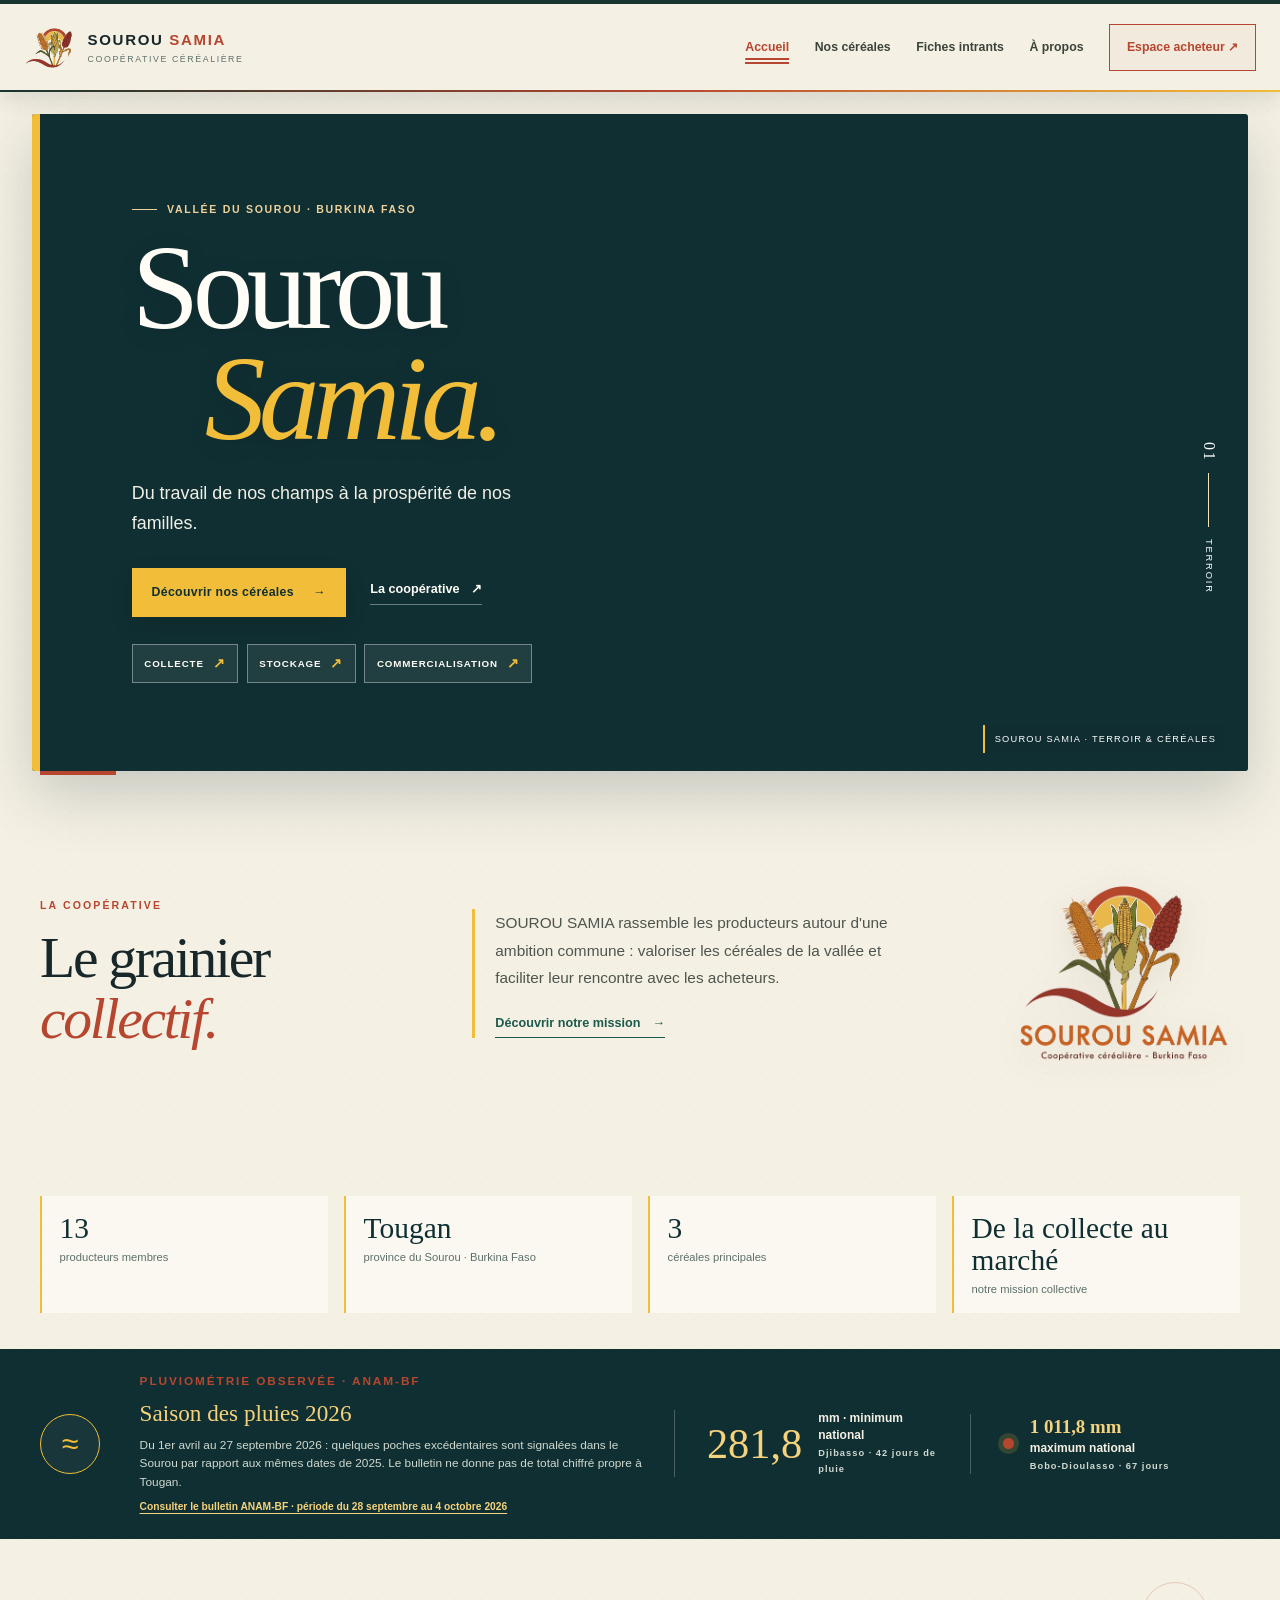
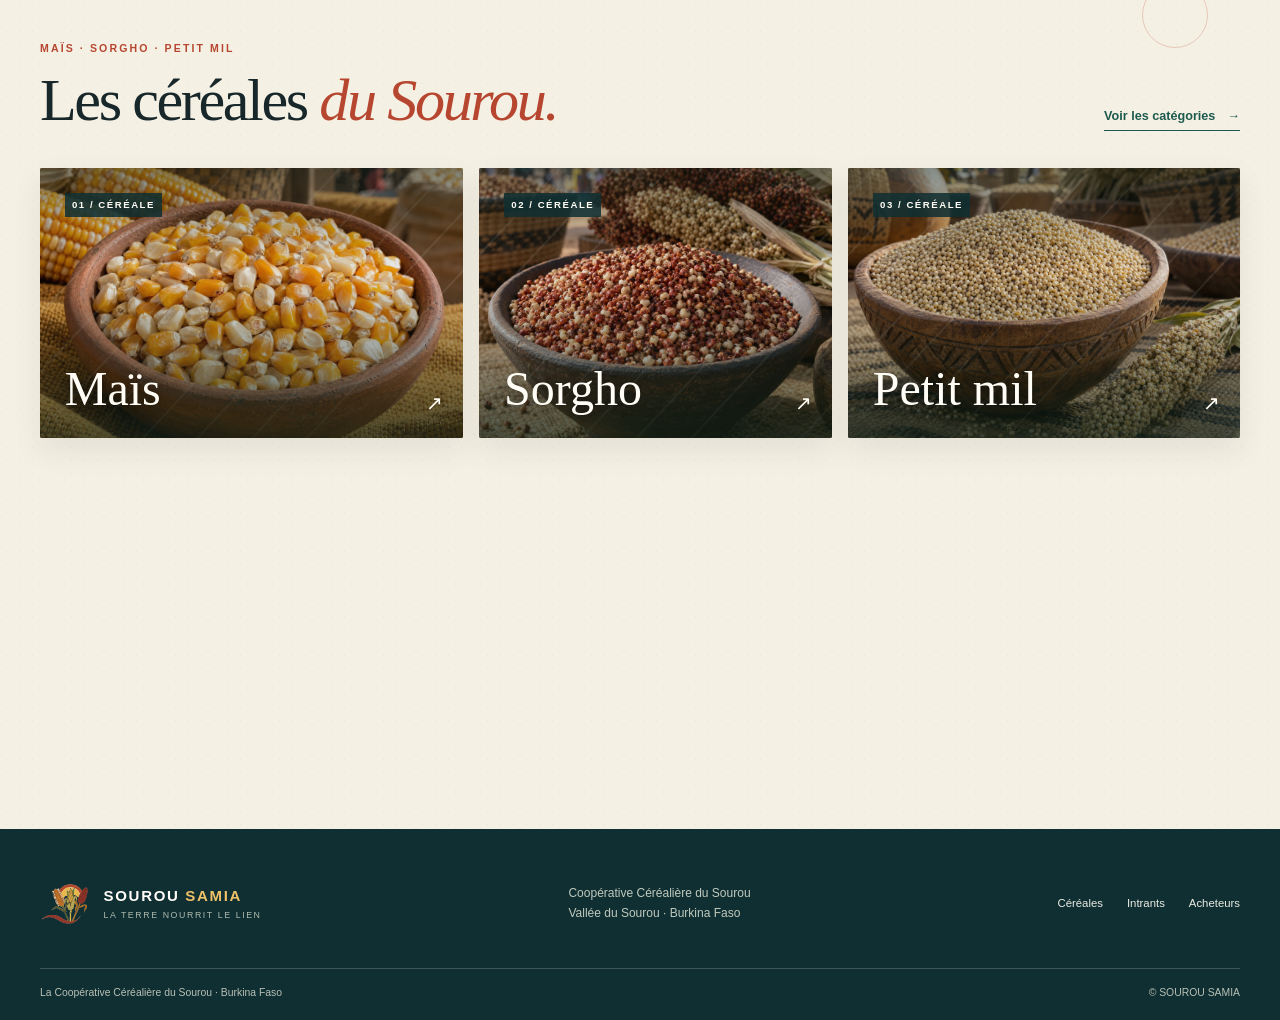
<file: index.html>
<!doctype html>
<html lang="fr">
<head>
  <meta charset="utf-8">
  <meta name="viewport" content="width=device-width, initial-scale=1">
  <meta name="theme-color" content="#4A5D23">
  <meta name="description" content="SOUROU SAMIA — Coopérative Céréalière du Sourou, Burkina Faso. Maïs, Sorgho, Petit Mil : quantités disponibles et prix au kg.">
  <title>SOUROU SAMIA — Du travail de nos champs à la prospérité de nos familles</title>
  <link rel="icon" href="assets/sourou-samia-embleme.png" type="image/png">
  <link rel="stylesheet" href="css/styles.css">
</head>
<body>
  <a class="skip-link" href="#contenu">Aller au contenu</a>

  <header class="site-header">
    <a class="brand" href="index.html" aria-label="SOUROU SAMIA, accueil">
      <img src="assets/sourou-samia-embleme.png" alt="" width="50" height="50">
      <span><strong>SOUROU <em>SAMIA</em></strong><small>COOPÉRATIVE CÉRÉALIÈRE</small></span>
    </a>

    <button class="menu-toggle" aria-label="Ouvrir ou fermer le menu" aria-expanded="false">☰</button>

    <nav id="navigation-principale" class="main-nav" aria-label="Navigation principale">
      <a href="index.html" aria-current="page">Accueil</a>
      <a href="produits.html">Nos céréales</a>
      <a href="intrants.html">Fiches intrants</a>
      <a href="apropos.html">À propos</a>
      <a class="nav-cta" href="acheteurs.html">
        Espace acheteur
        <span class="cart-badge" data-cart-count hidden>0</span>
        <span aria-hidden="true">↗</span>
      </a>
    </nav>
  </header>

  <main id="contenu">
    <section class="hero hero-home" aria-labelledby="titre-accueil">
      <div class="hero-photo" aria-hidden="true">
	    <img class="hero-slide" src="assets/femme.png" alt="">
        <img class="hero-slide" src="assets/sourou-valley.jpg" alt="">
        <img class="hero-slide" src="assets/maize-photo.webp" alt="">
        <span class="photo-credit">SOUROU SAMIA · TERROIR & CÉRÉALES</span>
      </div>
      <div class="hero-copy">
        <p class="eyebrow"><span class="eyebrow-rule"></span> VALLÉE DU SOUROU · BURKINA FASO</p>
        <h1 id="titre-accueil">Sourou<br> <span>Samia.</span></h1>
        <p class="hero-lede">Du travail de nos champs à la prospérité de nos familles.</p>
        <div class="hero-actions">
          <a class="button button-light" href="produits.html">Découvrir nos céréales <span aria-hidden="true">→</span></a>
          <a class="text-link text-link-light" href="apropos.html">La coopérative <span aria-hidden="true">↗</span></a>
        </div>
        <ul class="hero-pillars" aria-label="Accès aux activités de la coopérative">
          <li><a href="apropos.html">Collecte <span aria-hidden="true">↗</span></a></li>
          <li><a href="produits.html">Stockage <span aria-hidden="true">↗</span></a></li>
          <li><a href="acheteurs.html#rendez-vous">Commercialisation <span aria-hidden="true">↗</span></a></li>
        </ul>
      </div>
      <div class="hero-index" aria-hidden="true"><span>01</span><i></i><span>TERROIR</span></div>
    </section>

    <section class="intro-band content-wrap" aria-label="Présentation de la coopérative" data-reveal>
      <div class="intro-heading">
        <p class="eyebrow">LA COOPÉRATIVE</p>
        <h2>Le grainier<br><span>collectif.</span></h2>
      </div>
      <div class="intro-copy">
        <p>SOUROU SAMIA rassemble les producteurs autour d'une ambition commune : valoriser les céréales de la vallée et faciliter leur rencontre avec les acheteurs.</p>
        <a class="text-link" href="apropos.html">Découvrir notre mission <span aria-hidden="true">→</span></a>
      </div>
      <div class="brand-seal">
        <img src="assets/sourou-samia-logo.png" alt="Logo de SOUROU SAMIA : épis de céréales au-dessus du nom de la coopérative et du Burkina Faso." loading="lazy">
      </div>
    </section>

    <section class="coop-facts content-wrap" aria-label="Repères sur la coopérative" data-reveal>
      <article><strong>13</strong><span>producteurs membres</span></article>
      <article><strong>Tougan</strong><span>province du Sourou · Burkina Faso</span></article>
      <article><strong>3</strong><span>céréales principales</span></article>
      <article><strong>De la collecte au marché</strong><span>notre mission collective</span></article>
    </section>

    <section class="weather-wrap" aria-labelledby="meteo-titre">
      <div class="weather-card content-wrap">
        <div class="weather-mark" aria-hidden="true">≈</div>
        <div class="weather-copy">
          <p class="eyebrow">PLUVIOMÉTRIE OBSERVÉE · ANAM-BF</p>
          <h2 id="meteo-titre">Saison des pluies 2026</h2>
          <p>Du 1er avril au 27 septembre 2026 : quelques poches excédentaires sont signalées dans le Sourou par rapport aux mêmes dates de 2025. Le bulletin ne donne pas de total chiffré propre à Tougan.</p>
          <a class="weather-source" href="https://meteoburkina.bf/documents/956/Bulletin_synth%C3%A9tique_28_09_2026.pdf" target="_blank" rel="noopener noreferrer">Consulter le bulletin ANAM-BF · période du 28 septembre au 4 octobre 2026</a>
        </div>
        <div class="weather-reading">
          <strong>281,8</strong>
          <span>mm · minimum national<br><small>Djibasso · 42 jours de pluie</small></span>
        </div>
        <div class="weather-season">
          <span class="season-dot" aria-hidden="true"></span>
          <span><strong>1 011,8 mm</strong><br>maximum national<br><small>Bobo-Dioulasso · 67 jours</small></span>
        </div>
      </div>
    </section>

    <section class="products-preview content-wrap" aria-labelledby="produits-titre" data-reveal>
      <div class="section-heading">
        <div>
          <p class="eyebrow">MAÏS · SORGHO · PETIT MIL</p>
          <h2 id="produits-titre">Les céréales <span>du Sourou.</span></h2>
        </div>
        <a class="text-link desktop-link" href="produits.html">Voir les catégories <span aria-hidden="true">→</span></a>
      </div>
      <div class="category-ribbon">
        <a class="category-tile tile-maize" href="produits.html#mais">
          <img class="category-photo" src="assets/maize-photo.webp" alt="" aria-hidden="true" loading="lazy">
          <span class="category-number">01 / CÉRÉALE</span>
          <span class="category-title">Maïs</span>
          <span class="category-arrow" aria-hidden="true">↗</span>
        </a>
        <a class="category-tile tile-sorghum" href="produits.html#sorgho">
          <img class="category-photo" src="assets/sorghum-photo.webp" alt="" aria-hidden="true" loading="lazy">
          <span class="category-number">02 / CÉRÉALE</span>
          <span class="category-title">Sorgho</span>
          <span class="category-arrow" aria-hidden="true">↗</span>
        </a>
        <a class="category-tile tile-millet" href="produits.html#petit-mil">
          <img class="category-photo" src="assets/millet-photo.webp" alt="" aria-hidden="true" loading="lazy">
          <span class="category-number">03 / CÉRÉALE</span>
          <span class="category-title">Petit mil</span>
          <span class="category-arrow" aria-hidden="true">↗</span>
        </a>
      </div>
      <a class="text-link mobile-link" href="produits.html">Voir les catégories <span aria-hidden="true">→</span></a>
    </section>

    <section class="harvest-callout content-wrap" data-reveal>
      <div class="harvest-icon" aria-hidden="true"><span>✳</span></div>
      <div>
        <p class="eyebrow">ACHETEURS · COOPÉRATIVE</p>
        <h2>La rencontre<br>commence au champ.</h2>
      </div>
      <p>Découvrez les céréales, leurs prix et préparez une visite pour échanger avec la coopérative.</p>
      <a class="button button-green" href="acheteurs.html#rendez-vous">Préparer une visite <span aria-hidden="true">→</span></a>
    </section>
  </main>

  <footer class="site-footer">
    <div class="footer-main">
      <a class="brand brand-footer" href="index.html">
        <img src="assets/sourou-samia-embleme.png" alt="" width="42" height="42">
        <span><strong>SOUROU <em>SAMIA</em></strong><small>LA TERRE NOURRIT LE LIEN</small></span>
      </a>
      <p>Coopérative Céréalière du Sourou<br>Vallée du Sourou · Burkina Faso</p>
      <nav aria-label="Navigation de pied de page">
        <a href="produits.html">Céréales</a>
        <a href="intrants.html">Intrants</a>
        <a href="acheteurs.html">Acheteurs</a>
      </nav>
    </div>
    <div class="footer-bottom">
      <span>La Coopérative Céréalière du Sourou · Burkina Faso</span>
      <span>© SOUROU SAMIA</span>
    </div>
  </footer>

  <script src="js/app.js" defer></script>
</body>
</html>
</file>
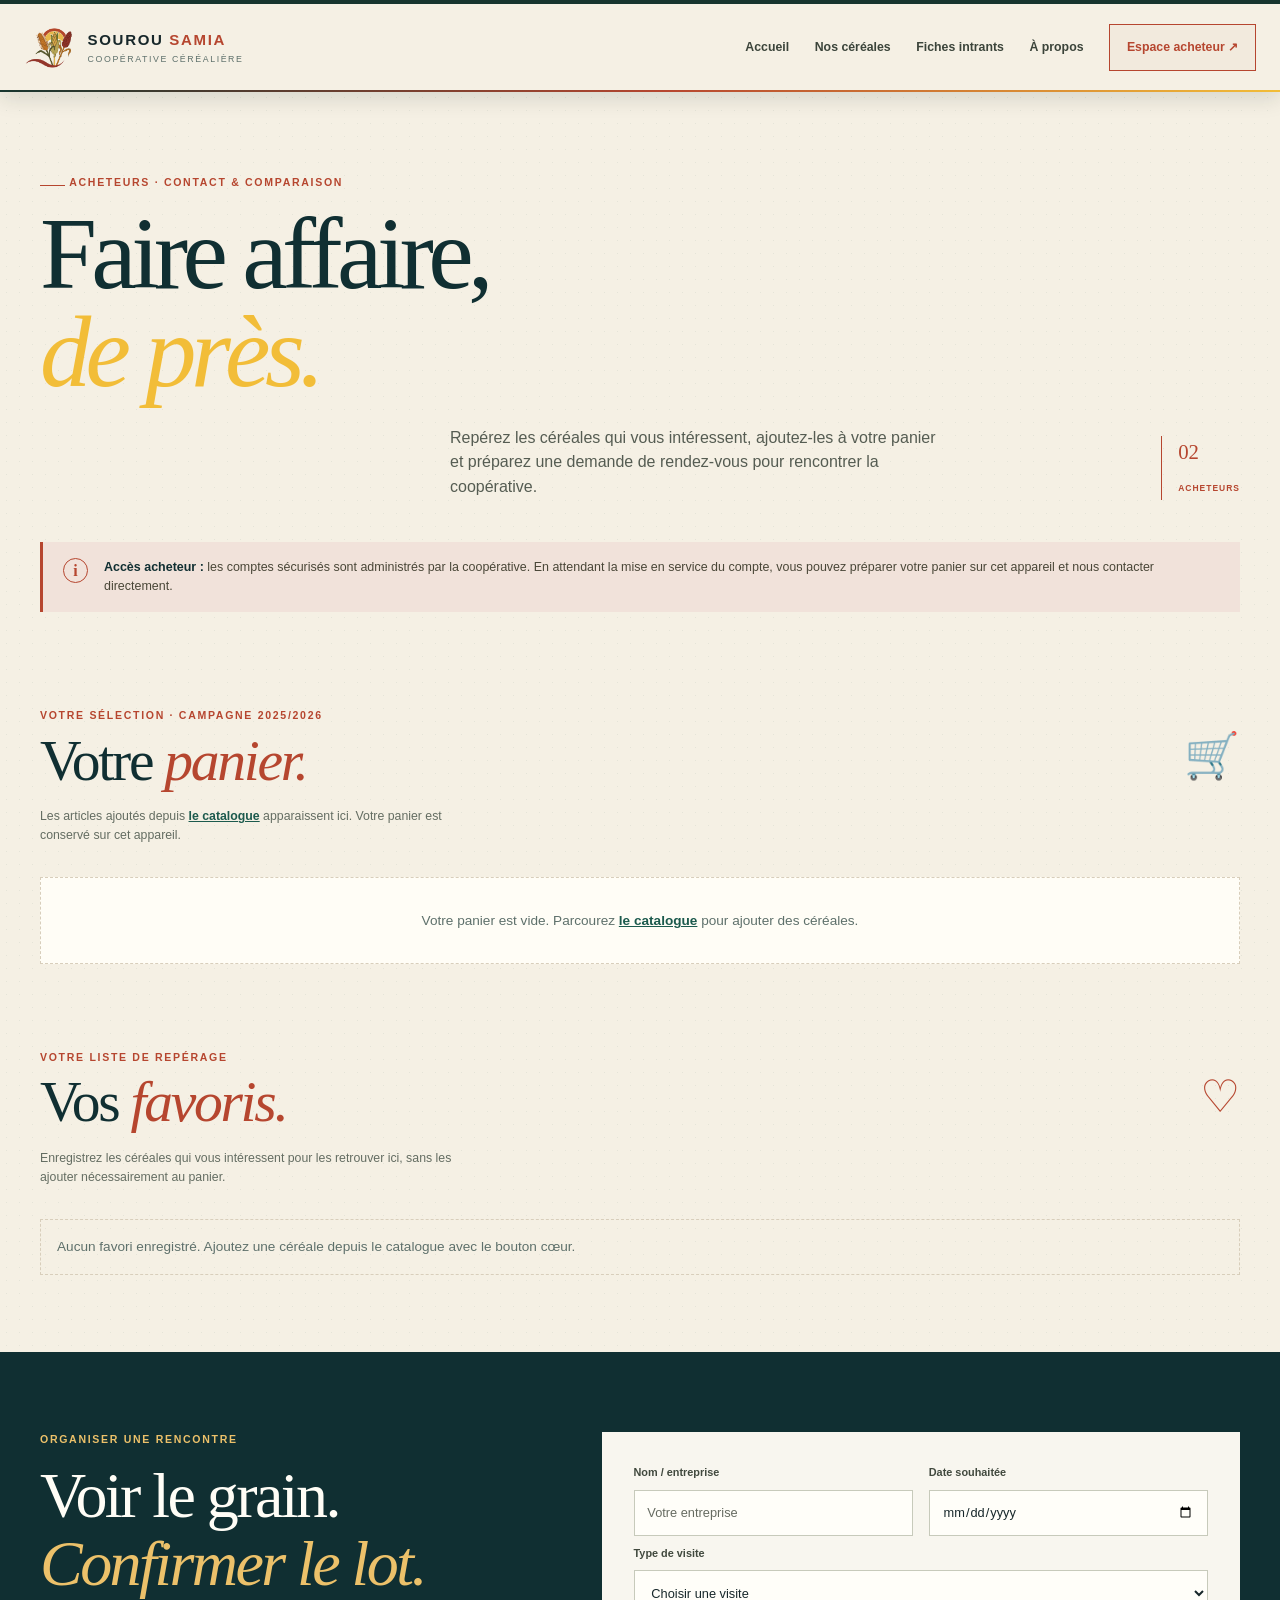
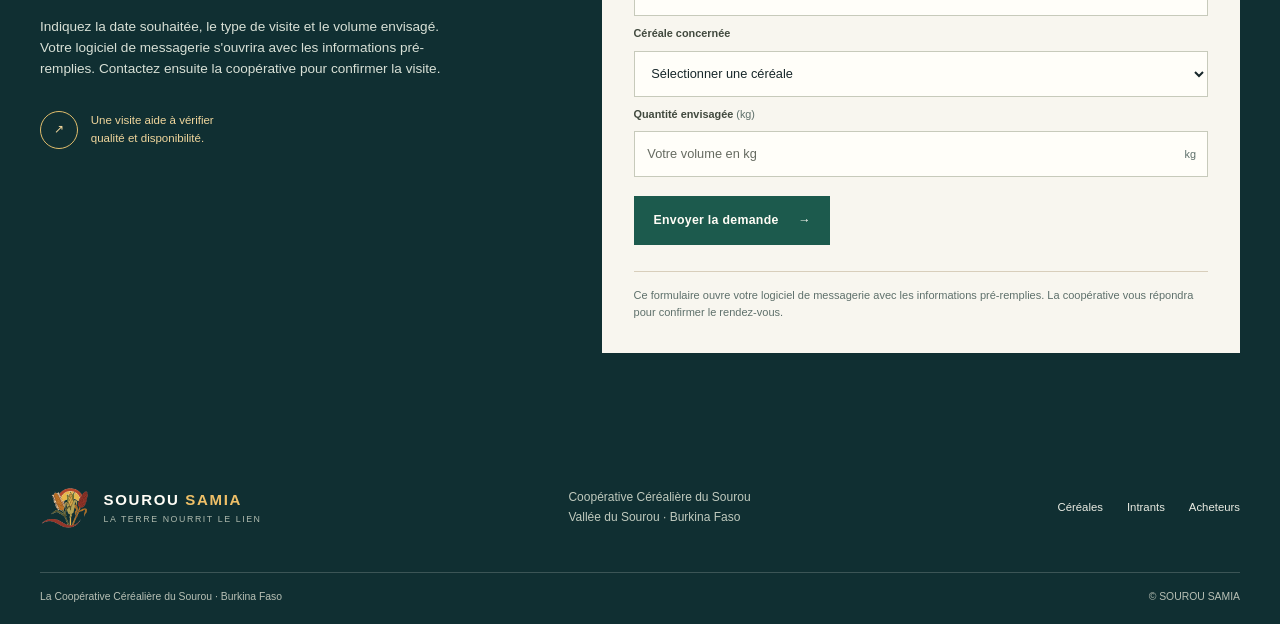
<file: acheteurs.html>
<!doctype html>
<html lang="fr">
<head>
  <meta charset="utf-8">
  <meta name="viewport" content="width=device-width, initial-scale=1">
  <meta name="theme-color" content="#4A5D23">
  <meta name="description" content="Espace acheteur SOUROU SAMIA : consultez votre panier, les prix du Maïs, Sorgho, Petit Mil et préparez une visite.">
  <title>Espace acheteur — SOUROU SAMIA</title>
  <link rel="icon" href="assets/sourou-samia-embleme.png" type="image/png">
  <link rel="stylesheet" href="css/styles.css">
</head>
<body>
  <a class="skip-link" href="#contenu">Aller au contenu</a>

  <header class="site-header">
    <a class="brand" href="index.html" aria-label="SOUROU SAMIA, accueil">
      <img src="assets/sourou-samia-embleme.png" alt="" width="50" height="50">
      <span><strong>SOUROU <em>SAMIA</em></strong><small>COOPÉRATIVE CÉRÉALIÈRE</small></span>
    </a>

    <button class="menu-toggle" aria-label="Ouvrir ou fermer le menu" aria-expanded="false">☰</button>

    <nav id="navigation-principale" class="main-nav" aria-label="Navigation principale">
      <a href="index.html">Accueil</a>
      <a href="produits.html">Nos céréales</a>
      <a href="intrants.html">Fiches intrants</a>
      <a href="apropos.html">À propos</a>
      <a class="nav-cta" href="acheteurs.html" aria-current="page">
        Espace acheteur
        <span class="cart-badge" data-cart-count hidden>0</span>
        <span aria-hidden="true">↗</span>
      </a>
    </nav>
  </header>

  <main id="contenu">
    <section class="page-intro content-wrap buyer-intro">
      <p class="eyebrow"><span class="eyebrow-rule"></span> ACHETEURS · CONTACT & COMPARAISON</p>
      <h1>Faire affaire,<br><span>de près.</span></h1>
      <div class="page-intro-bottom">
        <p>Repérez les céréales qui vous intéressent, ajoutez-les à votre panier et préparez une demande de rendez-vous pour rencontrer la coopérative.</p>
        <span class="index-mark">02<br><small>ACHETEURS</small></span>
      </div>
    </section>

    <section class="security-note content-wrap" role="note">
      <span class="note-symbol" aria-hidden="true">i</span>
      <p><strong>Accès acheteur :</strong> les comptes sécurisés sont administrés par la coopérative. En attendant la mise en service du compte, vous pouvez préparer votre panier sur cet appareil et nous contacter directement.</p>
    </section>

    <!-- PANIER -->
    <section class="panier-section content-wrap" id="panier" aria-labelledby="panier-titre">
      <div class="panier-heading">
        <div>
          <p class="eyebrow">VOTRE SÉLECTION · CAMPAGNE 2025/2026</p>
          <h2 id="panier-titre">Votre <span>panier.</span></h2>
        </div>
        <span class="panier-icon" aria-hidden="true">🛒</span>
      </div>
      <p class="muted-copy">
        Les articles ajoutés depuis <a href="produits.html">le catalogue</a> apparaissent ici.
        Votre panier est conservé sur cet appareil.
      </p>
      <div id="panier-contenu" class="panier-contenu">
        <p class="panier-vide">
          Votre panier est vide. Parcourez
          <a href="produits.html">le catalogue</a> pour ajouter des céréales.
        </p>
      </div>
    </section>

    <section class="favorites-section content-wrap" id="favoris" aria-labelledby="favoris-titre">
      <div class="panier-heading">
        <div><p class="eyebrow">VOTRE LISTE DE REPÉRAGE</p><h2 id="favoris-titre">Vos <span>favoris.</span></h2></div>
        <span class="panier-icon" aria-hidden="true">♡</span>
      </div>
      <p class="muted-copy">Enregistrez les céréales qui vous intéressent pour les retrouver ici, sans les ajouter nécessairement au panier.</p>
      <div id="favorites-list" class="favorites-list" aria-live="polite"><p class="favorites-empty">Aucun favori enregistré. Ajoutez un produit depuis le catalogue avec le bouton cœur.</p></div>
    </section>

    <section class="booking-section" id="rendez-vous">
      <div class="booking-inner content-wrap">
        <div class="booking-copy">
          <p class="eyebrow">ORGANISER UNE RENCONTRE</p>
          <h2>Voir le grain.<br><span>Confirmer le lot.</span></h2>
          <p>Indiquez la date souhaitée, le type de visite et le volume envisagé. Votre logiciel de messagerie s'ouvrira avec les informations pré-remplies. Contactez ensuite la coopérative pour confirmer la visite.</p>
          <div class="booking-stamp">
            <span aria-hidden="true">↗</span>
            <span>Une visite aide à vérifier<br>qualité et disponibilité.</span>
          </div>
        </div>

        <form class="booking-form form-stack"
              action="mailto:contact@sourou-samia.bf"
              method="post"
              enctype="text/plain">
          <div class="form-two">
            <div>
              <label for="appointment-name">Nom / entreprise</label>
              <input id="appointment-name" name="Nom" type="text"
                     autocomplete="organization"
                     placeholder="Votre entreprise" required>
            </div>
            <div>
              <label for="appointment-date">Date souhaitée</label>
              <input id="appointment-date" name="Date" type="date" required>
            </div>
          </div>

          <label for="visit-type">Type de visite</label>
          <select id="visit-type" name="Type" required>
            <option value="">Choisir une visite</option>
            <option>Visite du stock</option>
            <option>Échange commercial</option>
            <option>Contrôle qualité du lot</option>
            <option>Finalisation d'un achat</option>
          </select>

          <label for="appointment-cereal">Céréale concernée</label>
          <select id="appointment-cereal" name="Cereale">
            <option value="">Sélectionner une céréale</option>
            <option>Maïs — 210 FCFA/kg</option>
            <option>Sorgho — 245 FCFA/kg</option>
            <option>Petit mil Souna 3 — 310 FCFA/kg</option>
          </select>

          <label for="appointment-quantity">
            Quantité envisagée <span class="label-hint" id="quantity-hint">(kg)</span>
          </label>
          <div class="quantity-field">
            <input id="appointment-quantity" name="Quantite"
                   type="number" min="1" step="1"
                   placeholder="Votre volume en kg"
                   aria-describedby="quantity-hint" required>
            <span aria-hidden="true">kg</span>
          </div>

          <button class="button button-green" type="submit">
            Envoyer la demande <span aria-hidden="true">→</span>
          </button>

          <p class="form-footnote">
            Ce formulaire ouvre votre logiciel de messagerie avec les informations
            pré-remplies. La coopérative vous répondra pour confirmer le rendez-vous.
          </p>
        </form>
      </div>
    </section>
  </main>

  <footer class="site-footer">
    <div class="footer-main">
      <a class="brand brand-footer" href="index.html">
        <img src="assets/sourou-samia-embleme.png" alt="" width="42" height="42">
        <span><strong>SOUROU <em>SAMIA</em></strong><small>LA TERRE NOURRIT LE LIEN</small></span>
      </a>
      <p>Coopérative Céréalière du Sourou<br>Vallée du Sourou · Burkina Faso</p>
      <nav aria-label="Navigation de pied de page">
        <a href="produits.html">Céréales</a>
        <a href="intrants.html">Intrants</a>
        <a href="acheteurs.html">Acheteurs</a>
      </nav>
    </div>
    <div class="footer-bottom">
      <span>La Coopérative Céréalière du Sourou · Burkina Faso</span>
      <span>© SOUROU SAMIA</span>
    </div>
  </footer>

  <script src="js/app.js" defer></script>
</body>
</html>
</file>
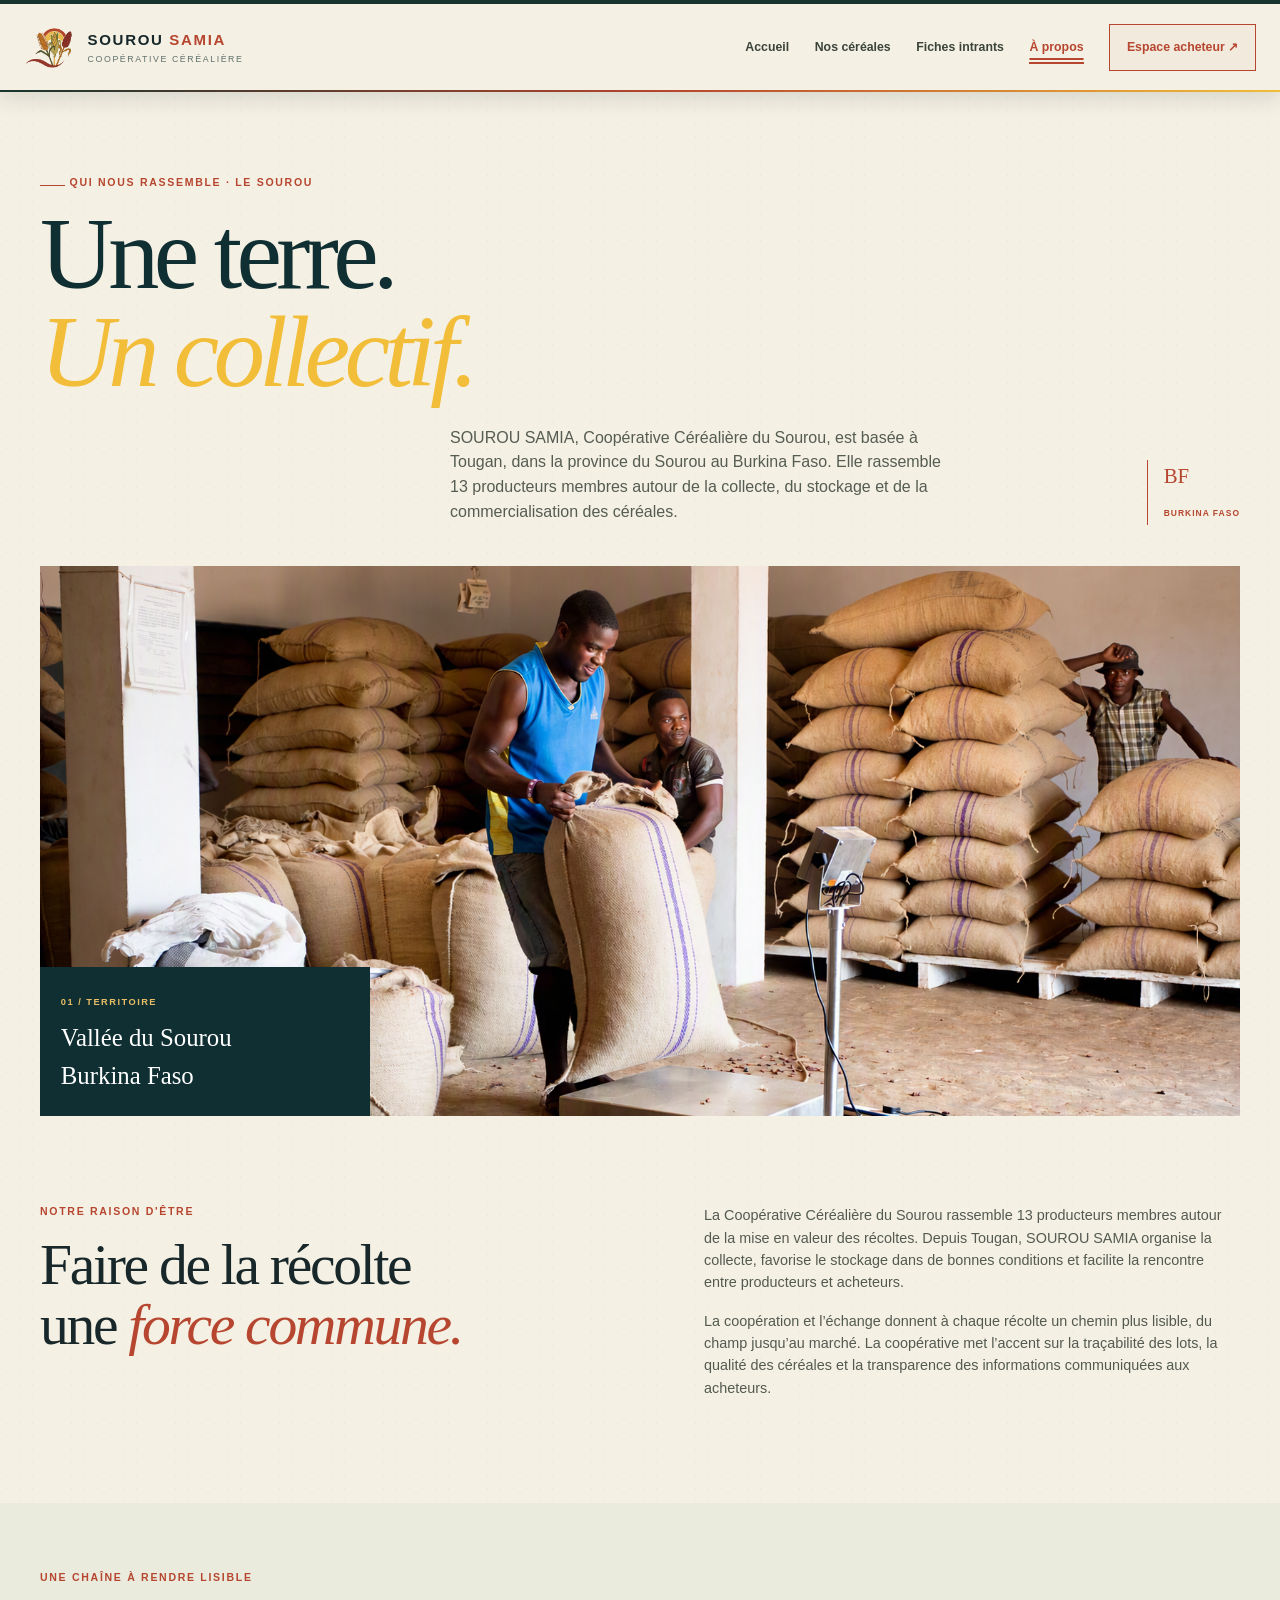
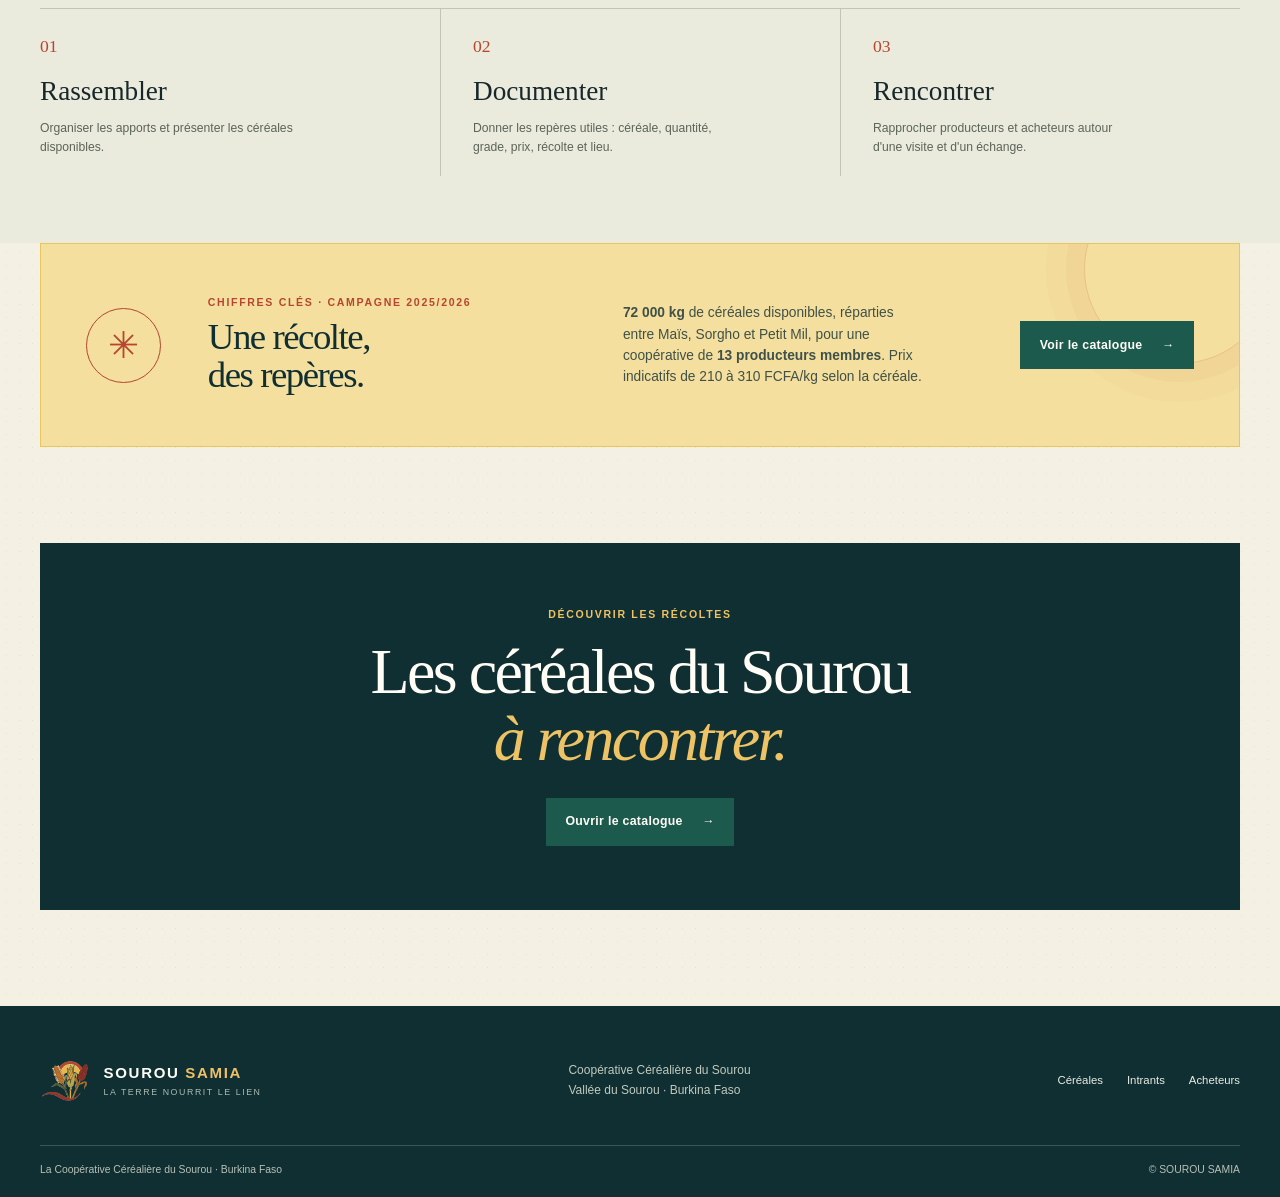
<file: apropos.html>
<!doctype html>
<html lang="fr">
<head>
  <meta charset="utf-8">
  <meta name="viewport" content="width=device-width, initial-scale=1">
  <meta name="theme-color" content="#4A5D23">
  <meta name="description" content="SOUROU SAMIA, Coopérative Céréalière du Sourou au Burkina Faso : mission, territoire et chiffres clés.">
  <title>À propos — SOUROU SAMIA</title>
  <link rel="icon" href="assets/sourou-samia-embleme.png" type="image/png">
  <link rel="stylesheet" href="css/styles.css">
</head>
<body>
  <a class="skip-link" href="#contenu">Aller au contenu</a>

  <header class="site-header">
    <a class="brand" href="index.html" aria-label="SOUROU SAMIA, accueil">
      <img src="assets/sourou-samia-embleme.png" alt="" width="50" height="50">
      <span><strong>SOUROU <em>SAMIA</em></strong><small>COOPÉRATIVE CÉRÉALIÈRE</small></span>
    </a>

    <button class="menu-toggle" aria-label="Ouvrir ou fermer le menu" aria-expanded="false">☰</button>

    <nav id="navigation-principale" class="main-nav" aria-label="Navigation principale">
      <a href="index.html">Accueil</a>
      <a href="produits.html">Nos céréales</a>
      <a href="intrants.html">Fiches intrants</a>
      <a href="apropos.html" aria-current="page">À propos</a>
      <a class="nav-cta" href="acheteurs.html">
        Espace acheteur
        <span class="cart-badge" data-cart-count hidden>0</span>
        <span aria-hidden="true">↗</span>
      </a>
    </nav>
  </header>

  <main id="contenu">
    <section class="page-intro content-wrap">
      <p class="eyebrow"><span class="eyebrow-rule"></span> QUI NOUS RASSEMBLE · LE SOUROU</p>
      <h1>Une terre.<br><span>Un collectif.</span></h1>
      <div class="page-intro-bottom">
        <p>SOUROU SAMIA, Coopérative Céréalière du Sourou, est basée à Tougan, dans la province du Sourou au Burkina Faso. Elle rassemble 13 producteurs membres autour de la collecte, du stockage et de la commercialisation des céréales.</p>
        <span class="index-mark">BF<br><small>BURKINA FASO</small></span>
      </div>
    </section>

    <section class="story-image content-wrap" data-reveal>
      <img src="assets/sacs.png" alt="Paysage ouvert de la vallée du Sourou et de son milieu humide, au Burkina Faso." loading="lazy">
      <div class="story-caption">
        <span>01 / TERRITOIRE</span>
        <p>Vallée du Sourou<br>Burkina Faso</p>
      </div>
    </section>

    <section class="mission-split content-wrap" data-reveal>
      <div class="mission-lead">
        <p class="eyebrow">NOTRE RAISON D'ÊTRE</p>
        <h2>Faire de la récolte<br>une <span>force commune.</span></h2>
      </div>
      <div class="mission-body">
        <p>La Coopérative Céréalière du Sourou rassemble 13 producteurs membres autour de la mise en valeur des récoltes. Depuis Tougan, SOUROU SAMIA organise la collecte, favorise le stockage dans de bonnes conditions et facilite la rencontre entre producteurs et acheteurs.</p>
        <p>La coopération et l’échange donnent à chaque récolte un chemin plus lisible, du champ jusqu’au marché. La coopérative met l’accent sur la traçabilité des lots, la qualité des céréales et la transparence des informations communiquées aux acheteurs.</p>
      </div>
    </section>

    <section class="values-section" data-reveal>
      <div class="content-wrap">
        <p class="eyebrow">UNE CHAÎNE À RENDRE LISIBLE</p>
        <div class="values-list">
          <article>
            <span>01</span>
            <h3>Rassembler</h3>
            <p>Organiser les apports et présenter les céréales disponibles.</p>
          </article>
          <article>
            <span>02</span>
            <h3>Documenter</h3>
            <p>Donner les repères utiles : céréale, quantité, grade, prix, récolte et lieu.</p>
          </article>
          <article>
            <span>03</span>
            <h3>Rencontrer</h3>
            <p>Rapprocher producteurs et acheteurs autour d'une visite et d'un échange.</p>
          </article>
        </div>
      </div>
    </section>

    <section class="harvest-callout content-wrap" data-reveal>
      <div class="harvest-icon" aria-hidden="true"><span>✳</span></div>
      <div>
        <p class="eyebrow">CHIFFRES CLÉS · CAMPAGNE 2025/2026</p>
        <h2>Une récolte,<br>des repères.</h2>
      </div>
      <p><strong>72 000 kg</strong> de céréales disponibles, réparties entre Maïs, Sorgho et Petit Mil, pour une coopérative de <strong>13 producteurs membres</strong>. Prix indicatifs de 210 à 310 FCFA/kg selon la céréale.</p>
      <a class="button button-green" href="produits.html">Voir le catalogue <span aria-hidden="true">→</span></a>
    </section>

    <section class="catalogue-cta content-wrap" data-reveal>
      <p class="eyebrow">DÉCOUVRIR LES RÉCOLTES</p>
      <h2>Les céréales du Sourou<br><span>à rencontrer.</span></h2>
      <a class="button button-green" href="produits.html">Ouvrir le catalogue <span aria-hidden="true">→</span></a>
    </section>
  </main>

  <footer class="site-footer">
    <div class="footer-main">
      <a class="brand brand-footer" href="index.html">
        <img src="assets/sourou-samia-embleme.png" alt="" width="42" height="42">
        <span><strong>SOUROU <em>SAMIA</em></strong><small>LA TERRE NOURRIT LE LIEN</small></span>
      </a>
      <p>Coopérative Céréalière du Sourou<br>Vallée du Sourou · Burkina Faso</p>
      <nav aria-label="Navigation de pied de page">
        <a href="produits.html">Céréales</a>
        <a href="intrants.html">Intrants</a>
        <a href="acheteurs.html">Acheteurs</a>
      </nav>
    </div>
    <div class="footer-bottom">
      <span>La Coopérative Céréalière du Sourou · Burkina Faso</span>
      <span>© SOUROU SAMIA</span>
    </div>
  </footer>

  <script src="js/app.js" defer></script>
</body>
</html>
</file>
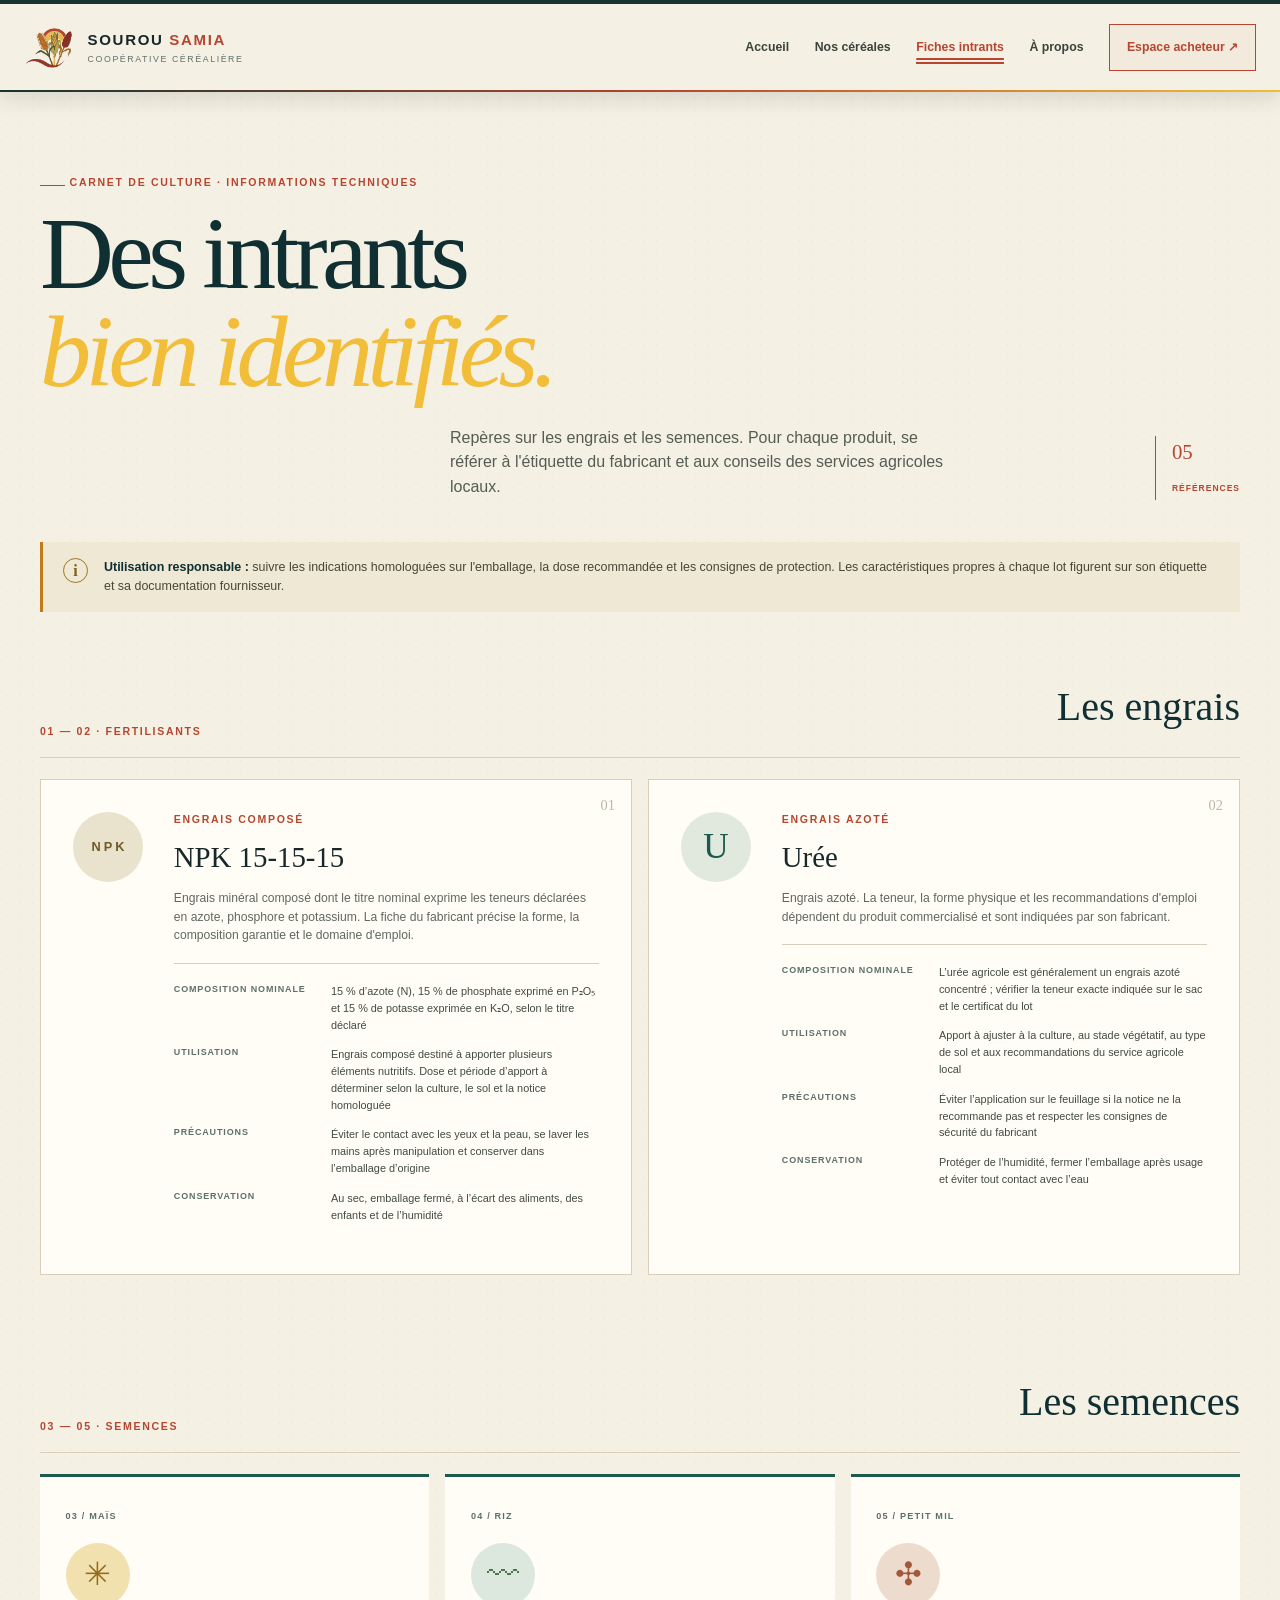
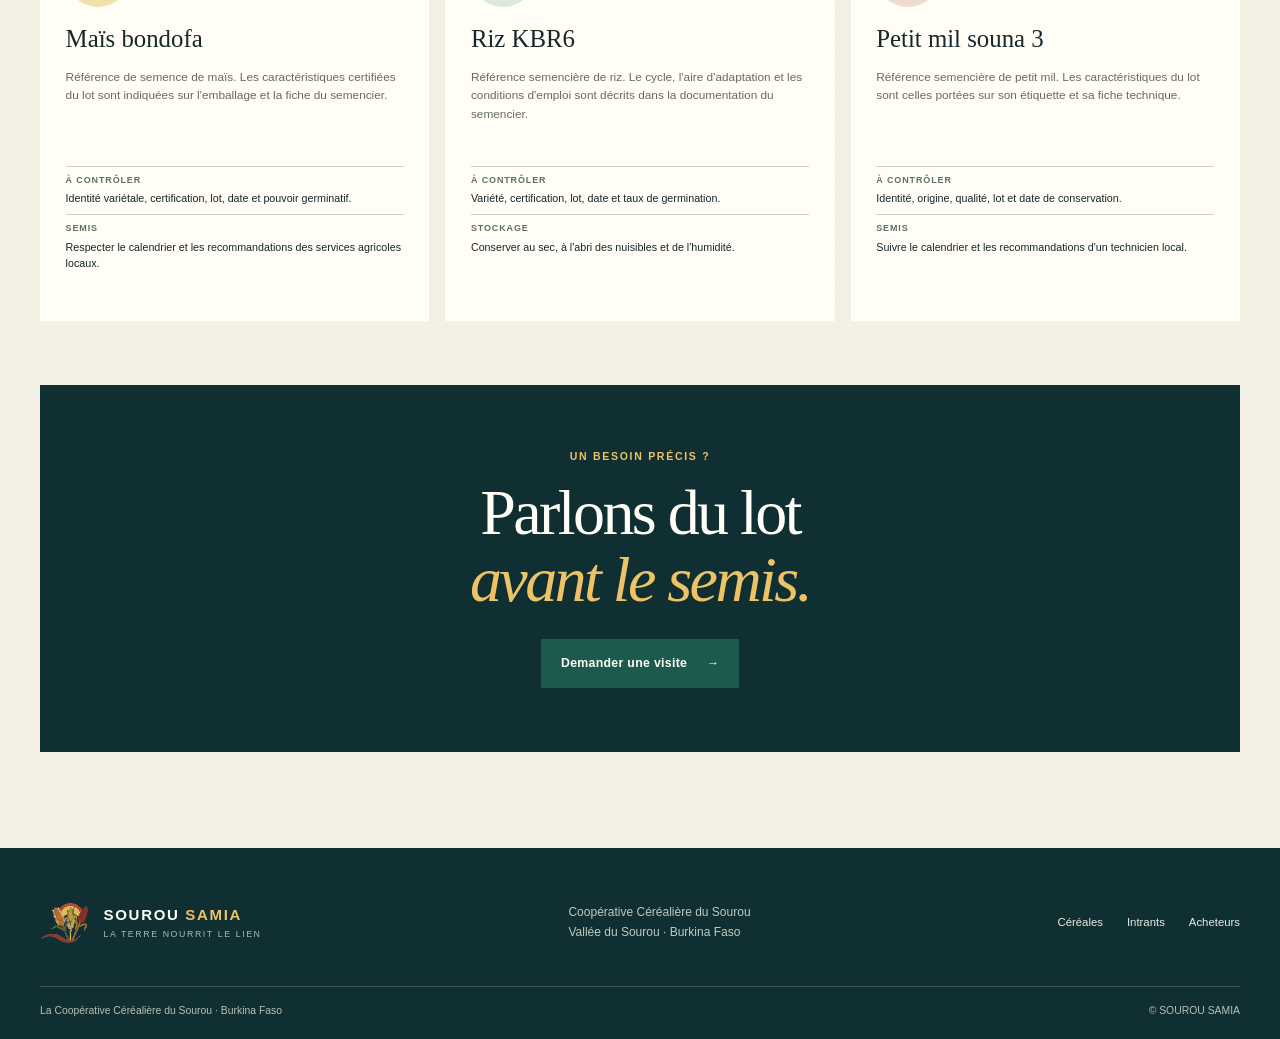
<file: intrants.html>
<!doctype html>
<html lang="fr">
<head>
  <meta charset="utf-8">
  <meta name="viewport" content="width=device-width, initial-scale=1">
  <meta name="theme-color" content="#4A5D23">
  <meta name="description" content="Informations techniques sur les engrais et semences référencés par la Coopérative Céréalière du Sourou.">
  <title>Fiches intrants — SOUROU SAMIA</title>
  <link rel="icon" href="assets/sourou-samia-embleme.png" type="image/png">
  <link rel="stylesheet" href="css/styles.css">
</head>
<body>
  <a class="skip-link" href="#contenu">Aller au contenu</a>

  <header class="site-header">
    <a class="brand" href="index.html" aria-label="SOUROU SAMIA, accueil">
      <img src="assets/sourou-samia-embleme.png" alt="" width="50" height="50">
      <span><strong>SOUROU <em>SAMIA</em></strong><small>COOPÉRATIVE CÉRÉALIÈRE</small></span>
    </a>

    <button class="menu-toggle" aria-label="Ouvrir ou fermer le menu" aria-expanded="false">☰</button>

    <nav id="navigation-principale" class="main-nav" aria-label="Navigation principale">
      <a href="index.html">Accueil</a>
      <a href="produits.html">Nos céréales</a>
      <a href="intrants.html" aria-current="page">Fiches intrants</a>
      <a href="apropos.html">À propos</a>
      <a class="nav-cta" href="acheteurs.html">
        Espace acheteur
        <span class="cart-badge" data-cart-count hidden>0</span>
        <span aria-hidden="true">↗</span>
      </a>
    </nav>
  </header>

  <main id="contenu">
    <section class="page-intro content-wrap">
      <p class="eyebrow"><span class="eyebrow-rule"></span> CARNET DE CULTURE · INFORMATIONS TECHNIQUES</p>
      <h1>Des intrants<br><span>bien identifiés.</span></h1>
      <div class="page-intro-bottom">
        <p>Repères sur les engrais et les semences. Pour chaque produit, se référer à l'étiquette du fabricant et aux conseils des services agricoles locaux.</p>
        <span class="index-mark">05<br><small>RÉFÉRENCES</small></span>
      </div>
    </section>

    <section class="input-note content-wrap" role="note">
      <span class="note-symbol" aria-hidden="true">i</span>
      <p><strong>Utilisation responsable :</strong> suivre les indications homologuées sur l'emballage, la dose recommandée et les consignes de protection. Les caractéristiques propres à chaque lot figurent sur son étiquette et sa documentation fournisseur.</p>
    </section>

    <section class="tech-section content-wrap" aria-labelledby="fertilizer-heading" data-reveal>
      <div class="tech-section-head">
        <p class="eyebrow">01 — 02 · FERTILISANTS</p>
        <h2 id="fertilizer-heading">Les engrais</h2>
      </div>
      <div class="tech-list">
        <article class="tech-card">
          <div class="tech-number">01</div>
          <div class="tech-symbol symbol-npk" aria-hidden="true"><span>N</span><span>P</span><span>K</span></div>
          <div class="tech-content">
            <div class="tech-meta"><span class="eyebrow">ENGRAIS COMPOSÉ</span></div>
            <h3>NPK 15-15-15</h3>
            <p>Engrais minéral composé dont le titre nominal exprime les teneurs déclarées en azote, phosphore et potassium. La fiche du fabricant précise la forme, la composition garantie et le domaine d'emploi.</p>
            <dl class="tech-facts">
              <div><dt>Composition nominale</dt><dd>15 % d’azote (N), 15 % de phosphate exprimé en P₂O₅ et 15 % de potasse exprimée en K₂O, selon le titre déclaré</dd></div>
              <div><dt>Utilisation</dt><dd>Engrais composé destiné à apporter plusieurs éléments nutritifs. Dose et période d’apport à déterminer selon la culture, le sol et la notice homologuée</dd></div>
              <div><dt>Précautions</dt><dd>Éviter le contact avec les yeux et la peau, se laver les mains après manipulation et conserver dans l’emballage d’origine</dd></div>
              <div><dt>Conservation</dt><dd>Au sec, emballage fermé, à l’écart des aliments, des enfants et de l’humidité</dd></div>
            </dl>
          </div>
        </article>
        <article class="tech-card">
          <div class="tech-number">02</div>
          <div class="tech-symbol symbol-urea" aria-hidden="true">U</div>
          <div class="tech-content">
            <div class="tech-meta"><span class="eyebrow">ENGRAIS AZOTÉ</span></div>
            <h3>Urée</h3>
            <p>Engrais azoté. La teneur, la forme physique et les recommandations d'emploi dépendent du produit commercialisé et sont indiquées par son fabricant.</p>
            <dl class="tech-facts">
              <div><dt>Composition nominale</dt><dd>L’urée agricole est généralement un engrais azoté concentré ; vérifier la teneur exacte indiquée sur le sac et le certificat du lot</dd></div>
              <div><dt>Utilisation</dt><dd>Apport à ajuster à la culture, au stade végétatif, au type de sol et aux recommandations du service agricole local</dd></div>
              <div><dt>Précautions</dt><dd>Éviter l’application sur le feuillage si la notice ne la recommande pas et respecter les consignes de sécurité du fabricant</dd></div>
              <div><dt>Conservation</dt><dd>Protéger de l’humidité, fermer l’emballage après usage et éviter tout contact avec l’eau</dd></div>
            </dl>
          </div>
        </article>
      </div>
    </section>

    <section class="tech-section seed-section content-wrap" aria-labelledby="seed-heading" data-reveal>
      <div class="tech-section-head">
        <p class="eyebrow">03 — 05 · SEMENCES</p>
        <h2 id="seed-heading">Les semences</h2>
      </div>
      <div class="seed-grid">
        <article class="seed-card">
          <span class="seed-index">03 / MAÏS</span>
          <div class="seed-emblem seed-corn" aria-hidden="true">✳</div>
          <h3>Maïs bondofa</h3>
          <p>Référence de semence de maïs. Les caractéristiques certifiées du lot sont indiquées sur l'emballage et la fiche du semencier.</p>
          <dl>
            <div><dt>À contrôler</dt><dd>Identité variétale, certification, lot, date et pouvoir germinatif.</dd></div>
            <div><dt>Semis</dt><dd>Respecter le calendrier et les recommandations des services agricoles locaux.</dd></div>
          </dl>
        </article>
        <article class="seed-card">
          <span class="seed-index">04 / RIZ</span>
          <div class="seed-emblem seed-rice" aria-hidden="true">〰</div>
          <h3>Riz KBR6</h3>
          <p>Référence semencière de riz. Le cycle, l'aire d'adaptation et les conditions d'emploi sont décrits dans la documentation du semencier.</p>
          <dl>
            <div><dt>À contrôler</dt><dd>Variété, certification, lot, date et taux de germination.</dd></div>
            <div><dt>Stockage</dt><dd>Conserver au sec, à l'abri des nuisibles et de l'humidité.</dd></div>
          </dl>
        </article>
        <article class="seed-card">
          <span class="seed-index">05 / PETIT MIL</span>
          <div class="seed-emblem seed-millet" aria-hidden="true">✣</div>
          <h3>Petit mil souna 3</h3>
          <p>Référence semencière de petit mil. Les caractéristiques du lot sont celles portées sur son étiquette et sa fiche technique.</p>
          <dl>
            <div><dt>À contrôler</dt><dd>Identité, origine, qualité, lot et date de conservation.</dd></div>
            <div><dt>Semis</dt><dd>Suivre le calendrier et les recommandations d'un technicien local.</dd></div>
          </dl>
        </article>
      </div>
    </section>

    <section class="catalogue-cta content-wrap" data-reveal>
      <p class="eyebrow">UN BESOIN PRÉCIS ?</p>
      <h2>Parlons du lot<br><span>avant le semis.</span></h2>
      <a class="button button-green" href="acheteurs.html#rendez-vous">Demander une visite <span aria-hidden="true">→</span></a>
    </section>
  </main>

  <footer class="site-footer">
    <div class="footer-main">
      <a class="brand brand-footer" href="index.html">
        <img src="assets/sourou-samia-embleme.png" alt="" width="42" height="42">
        <span><strong>SOUROU <em>SAMIA</em></strong><small>LA TERRE NOURRIT LE LIEN</small></span>
      </a>
      <p>Coopérative Céréalière du Sourou<br>Vallée du Sourou · Burkina Faso</p>
      <nav aria-label="Navigation de pied de page">
        <a href="produits.html">Céréales</a>
        <a href="intrants.html">Intrants</a>
        <a href="acheteurs.html">Acheteurs</a>
      </nav>
    </div>
    <div class="footer-bottom">
      <span>La Coopérative Céréalière du Sourou · Burkina Faso</span>
      <span>© SOUROU SAMIA</span>
    </div>
  </footer>

  <script src="js/app.js" defer></script>
</body>
</html>
</file>
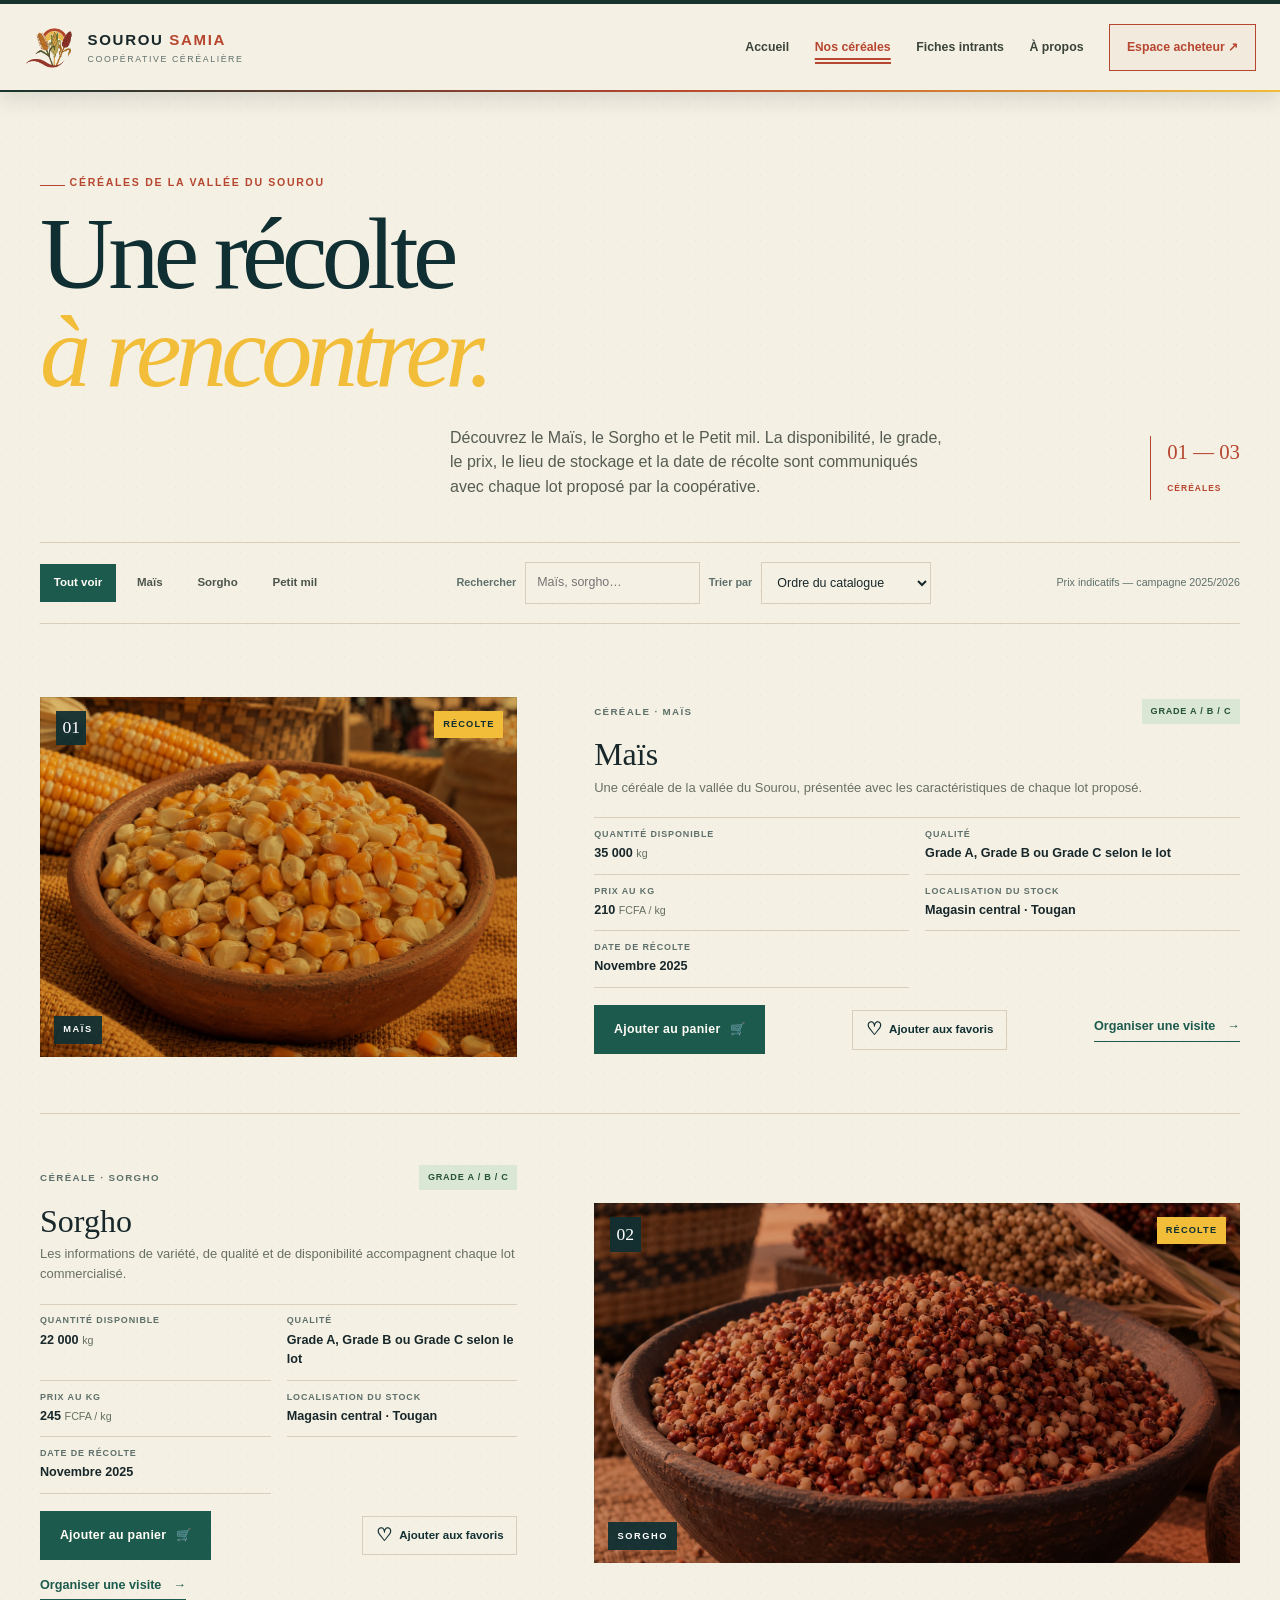
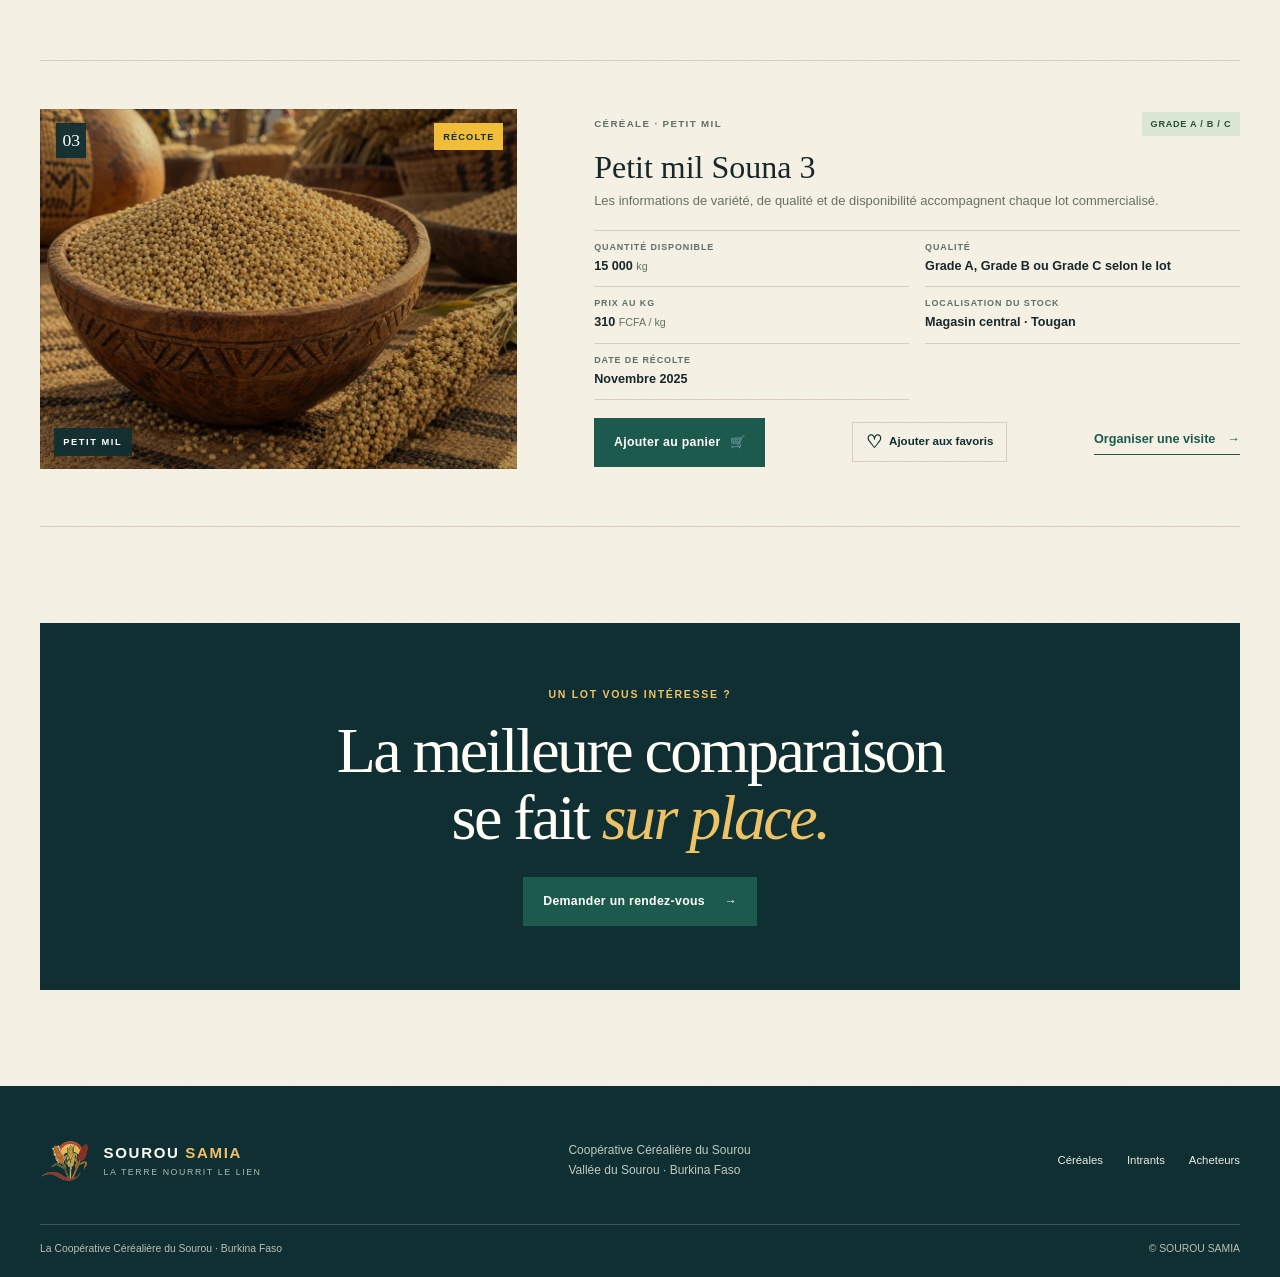
<file: produits.html>
<!doctype html>
<html lang="fr">
<head>
  <meta charset="utf-8">
  <meta name="viewport" content="width=device-width, initial-scale=1">
  <meta name="theme-color" content="#4A5D23">
  <meta name="description" content="Découvrez les catégories de céréales de la Coopérative Céréalière du Sourou : Maïs, Sorgho, Petit Mil. Quantités disponibles et prix au kg.">
  <title>Nos céréales — SOUROU SAMIA</title>
  <link rel="icon" href="assets/sourou-samia-embleme.png" type="image/png">
  <link rel="stylesheet" href="css/styles.css">
</head>
<body>
  <a class="skip-link" href="#contenu">Aller au contenu</a>

  <header class="site-header">
    <a class="brand" href="index.html" aria-label="SOUROU SAMIA, accueil">
      <img src="assets/sourou-samia-embleme.png" alt="" width="50" height="50">
      <span><strong>SOUROU <em>SAMIA</em></strong><small>COOPÉRATIVE CÉRÉALIÈRE</small></span>
    </a>

    <button class="menu-toggle" aria-label="Ouvrir ou fermer le menu" aria-expanded="false">☰</button>

    <nav id="navigation-principale" class="main-nav" aria-label="Navigation principale">
      <a href="index.html">Accueil</a>
      <a href="produits.html" aria-current="page">Nos céréales</a>
      <a href="intrants.html">Fiches intrants</a>
      <a href="apropos.html">À propos</a>
      <a class="nav-cta" href="acheteurs.html">
        Espace acheteur
        <span class="cart-badge" data-cart-count hidden>0</span>
        <span aria-hidden="true">↗</span>
      </a>
    </nav>
  </header>

  <main id="contenu">
    <section class="page-intro content-wrap">
      <p class="eyebrow"><span class="eyebrow-rule"></span> CÉRÉALES DE LA VALLÉE DU SOUROU</p>
      <h1>Une récolte<br><span>à rencontrer.</span></h1>
      <div class="page-intro-bottom">
        <p>Découvrez le Maïs, le Sorgho et le Petit mil. La disponibilité, le grade, le prix, le lieu de stockage et la date de récolte sont communiqués avec chaque lot proposé par la coopérative.</p>
        <span class="index-mark">01 — 03<br><small>CÉRÉALES</small></span>
      </div>
    </section>

    <section class="catalogue-wrap content-wrap" aria-labelledby="catalogue-heading">
      <div class="catalogue-toolbar">
        <h2 id="catalogue-heading" class="sr-only">Catalogue des céréales</h2>
        <div class="filter-row" role="group" aria-label="Filtrer les céréales">
          <button type="button" class="filter-button is-active" data-filtre="tout">Tout voir</button>
          <button type="button" class="filter-button" data-filtre="mais">Maïs</button>
          <button type="button" class="filter-button" data-filtre="sorgho">Sorgho</button>
          <button type="button" class="filter-button" data-filtre="mil">Petit mil</button>
        </div>
        <div class="catalogue-tools">
          <label class="catalogue-search-label" for="catalogue-search">Rechercher</label>
          <input id="catalogue-search" class="catalogue-search" type="search" placeholder="Maïs, sorgho…" autocomplete="off">
          <label class="catalogue-search-label" for="catalogue-sort">Trier par</label>
          <select id="catalogue-sort" class="catalogue-sort">
            <option value="default">Ordre du catalogue</option>
            <option value="price-asc">Prix croissant</option>
            <option value="price-desc">Prix décroissant</option>
            <option value="name">Nom A à Z</option>
            <option value="quantity-desc">Quantité disponible</option>
          </select>
        </div>
        <p class="catalogue-note">Prix indicatifs — campagne 2025/2026</p>
      </div>

      <div class="product-list">
        <!-- MAÏS -->
        <article class="product-card" id="mais" data-categorie="mais" data-produit="mais"
                 data-nom="Maïs" data-prix="210" data-grade="Grade A/B/C" data-recolte="Nov. 2025"
                 data-quantite-defaut="1000" data-reveal>
          <div class="product-image image-maize">
            <span class="product-count">01</span>
            <img src="assets/maize-photo.webp" alt="Grains jaunes de maïs, photographiés en gros plan dans une calebasse." loading="lazy">
            <span class="crop-label">MAÏS</span><span class="harvest-badge">RÉCOLTE</span>
          </div>
          <div class="product-info">
            <div class="product-topline">
              <span class="product-kind">CÉRÉALE · MAÏS</span>
              <span class="grade-pill grade-a">GRADE A / B / C</span>
            </div>
            <h3>Maïs</h3>
            <p class="product-description">Une céréale de la vallée du Sourou, présentée avec les caractéristiques de chaque lot proposé.</p>
            <dl class="product-specs">
              <div><dt>Quantité disponible</dt><dd>35 000 <small>kg</small></dd></div>
              <div><dt>Qualité</dt><dd>Grade A, Grade B ou Grade C selon le lot</dd></div>
              <div><dt>Prix au kg</dt><dd>210 <small>FCFA / kg</small></dd></div>
              <div><dt>Localisation du stock</dt><dd>Magasin central · Tougan</dd></div>
              <div><dt>Date de récolte</dt><dd>Novembre 2025</dd></div>
            </dl>
            <div class="product-actions">
              <button type="button" class="button button-cart" data-ajouter-panier>
                Ajouter au panier <span aria-hidden="true">🛒</span>
              </button>
              <button type="button" class="fav-button" data-favourite aria-pressed="false"><span aria-hidden="true">♡</span> Favoris</button>
              <a class="text-link" href="acheteurs.html#rendez-vous">Organiser une visite <span aria-hidden="true">→</span></a>
            </div>
          </div>
        </article>

        <!-- SORGHO -->
        <article class="product-card product-card-reverse" id="sorgho" data-categorie="sorgho" data-produit="sorgho"
                 data-nom="Sorgho" data-prix="245" data-grade="Grade A/B/C" data-recolte="Nov. 2025"
                 data-quantite-defaut="500" data-reveal>
          <div class="product-image image-sorghum">
            <span class="product-count">02</span>
            <img src="assets/sorghum-photo.webp" alt="Grains rouges et crème de sorgho, photographiés en gros plan dans une calebasse." loading="lazy">
            <span class="crop-label">SORGHO</span><span class="harvest-badge">RÉCOLTE</span>
          </div>
          <div class="product-info">
            <div class="product-topline">
              <span class="product-kind">CÉRÉALE · SORGHO</span>
              <span class="grade-pill grade-a">GRADE A / B / C</span>
            </div>
            <h3>Sorgho</h3>
            <p class="product-description">Les informations de variété, de qualité et de disponibilité accompagnent chaque lot commercialisé.</p>
            <dl class="product-specs">
              <div><dt>Quantité disponible</dt><dd>22 000 <small>kg</small></dd></div>
              <div><dt>Qualité</dt><dd>Grade A, Grade B ou Grade C selon le lot</dd></div>
              <div><dt>Prix au kg</dt><dd>245 <small>FCFA / kg</small></dd></div>
              <div><dt>Localisation du stock</dt><dd>Magasin central · Tougan</dd></div>
              <div><dt>Date de récolte</dt><dd>Novembre 2025</dd></div>
            </dl>
            <div class="product-actions">
              <button type="button" class="button button-cart" data-ajouter-panier>
                Ajouter au panier <span aria-hidden="true">🛒</span>
              </button>
              <button type="button" class="fav-button" data-favourite aria-pressed="false"><span aria-hidden="true">♡</span> Favoris</button>
              <a class="text-link" href="acheteurs.html#rendez-vous">Organiser une visite <span aria-hidden="true">→</span></a>
            </div>
          </div>
        </article>

        <!-- PETIT MIL -->
        <article class="product-card" id="petit-mil" data-categorie="mil" data-produit="petit-mil"
                 data-nom="Petit mil Souna 3" data-prix="310" data-grade="Grade A/B/C" data-recolte="Nov. 2025"
                 data-quantite-defaut="300" data-reveal>
          <div class="product-image image-millet">
            <span class="product-count">03</span>
            <img src="assets/millet-photo.webp" alt="Grains dorés de petit mil, photographiés en gros plan dans une calebasse." loading="lazy">
            <span class="crop-label">PETIT MIL</span><span class="harvest-badge">RÉCOLTE</span>
          </div>
          <div class="product-info">
            <div class="product-topline">
              <span class="product-kind">CÉRÉALE · PETIT MIL</span>
              <span class="grade-pill grade-a">GRADE A / B / C</span>
            </div>
            <h3>Petit mil Souna 3</h3>
            <p class="product-description">Les informations de variété, de qualité et de disponibilité accompagnent chaque lot commercialisé.</p>
            <dl class="product-specs">
              <div><dt>Quantité disponible</dt><dd>15 000 <small>kg</small></dd></div>
              <div><dt>Qualité</dt><dd>Grade A, Grade B ou Grade C selon le lot</dd></div>
              <div><dt>Prix au kg</dt><dd>310 <small>FCFA / kg</small></dd></div>
              <div><dt>Localisation du stock</dt><dd>Magasin central · Tougan</dd></div>
              <div><dt>Date de récolte</dt><dd>Novembre 2025</dd></div>
            </dl>
            <div class="product-actions">
              <button type="button" class="button button-cart" data-ajouter-panier>
                Ajouter au panier <span aria-hidden="true">🛒</span>
              </button>
              <button type="button" class="fav-button" data-favourite aria-pressed="false"><span aria-hidden="true">♡</span> Favoris</button>
              <a class="text-link" href="acheteurs.html#rendez-vous">Organiser une visite <span aria-hidden="true">→</span></a>
            </div>
          </div>
        </article>
      </div>
    </section>

    <section class="catalogue-cta content-wrap">
      <p class="eyebrow">UN LOT VOUS INTÉRESSE ?</p>
      <h2>La meilleure comparaison<br>se fait <span>sur place.</span></h2>
      <a class="button button-green" href="acheteurs.html#rendez-vous">Demander un rendez-vous <span aria-hidden="true">→</span></a>
    </section>
  </main>

  <footer class="site-footer">
    <div class="footer-main">
      <a class="brand brand-footer" href="index.html">
        <img src="assets/sourou-samia-embleme.png" alt="" width="42" height="42">
        <span><strong>SOUROU <em>SAMIA</em></strong><small>LA TERRE NOURRIT LE LIEN</small></span>
      </a>
      <p>Coopérative Céréalière du Sourou<br>Vallée du Sourou · Burkina Faso</p>
      <nav aria-label="Navigation de pied de page">
        <a href="produits.html">Céréales</a>
        <a href="intrants.html">Intrants</a>
        <a href="acheteurs.html">Acheteurs</a>
      </nav>
    </div>
    <div class="footer-bottom">
      <span>La Coopérative Céréalière du Sourou · Burkina Faso</span>
      <span>© SOUROU SAMIA</span>
    </div>
  </footer>

  <script src="js/app.js" defer></script>
</body>
</html>
</file>
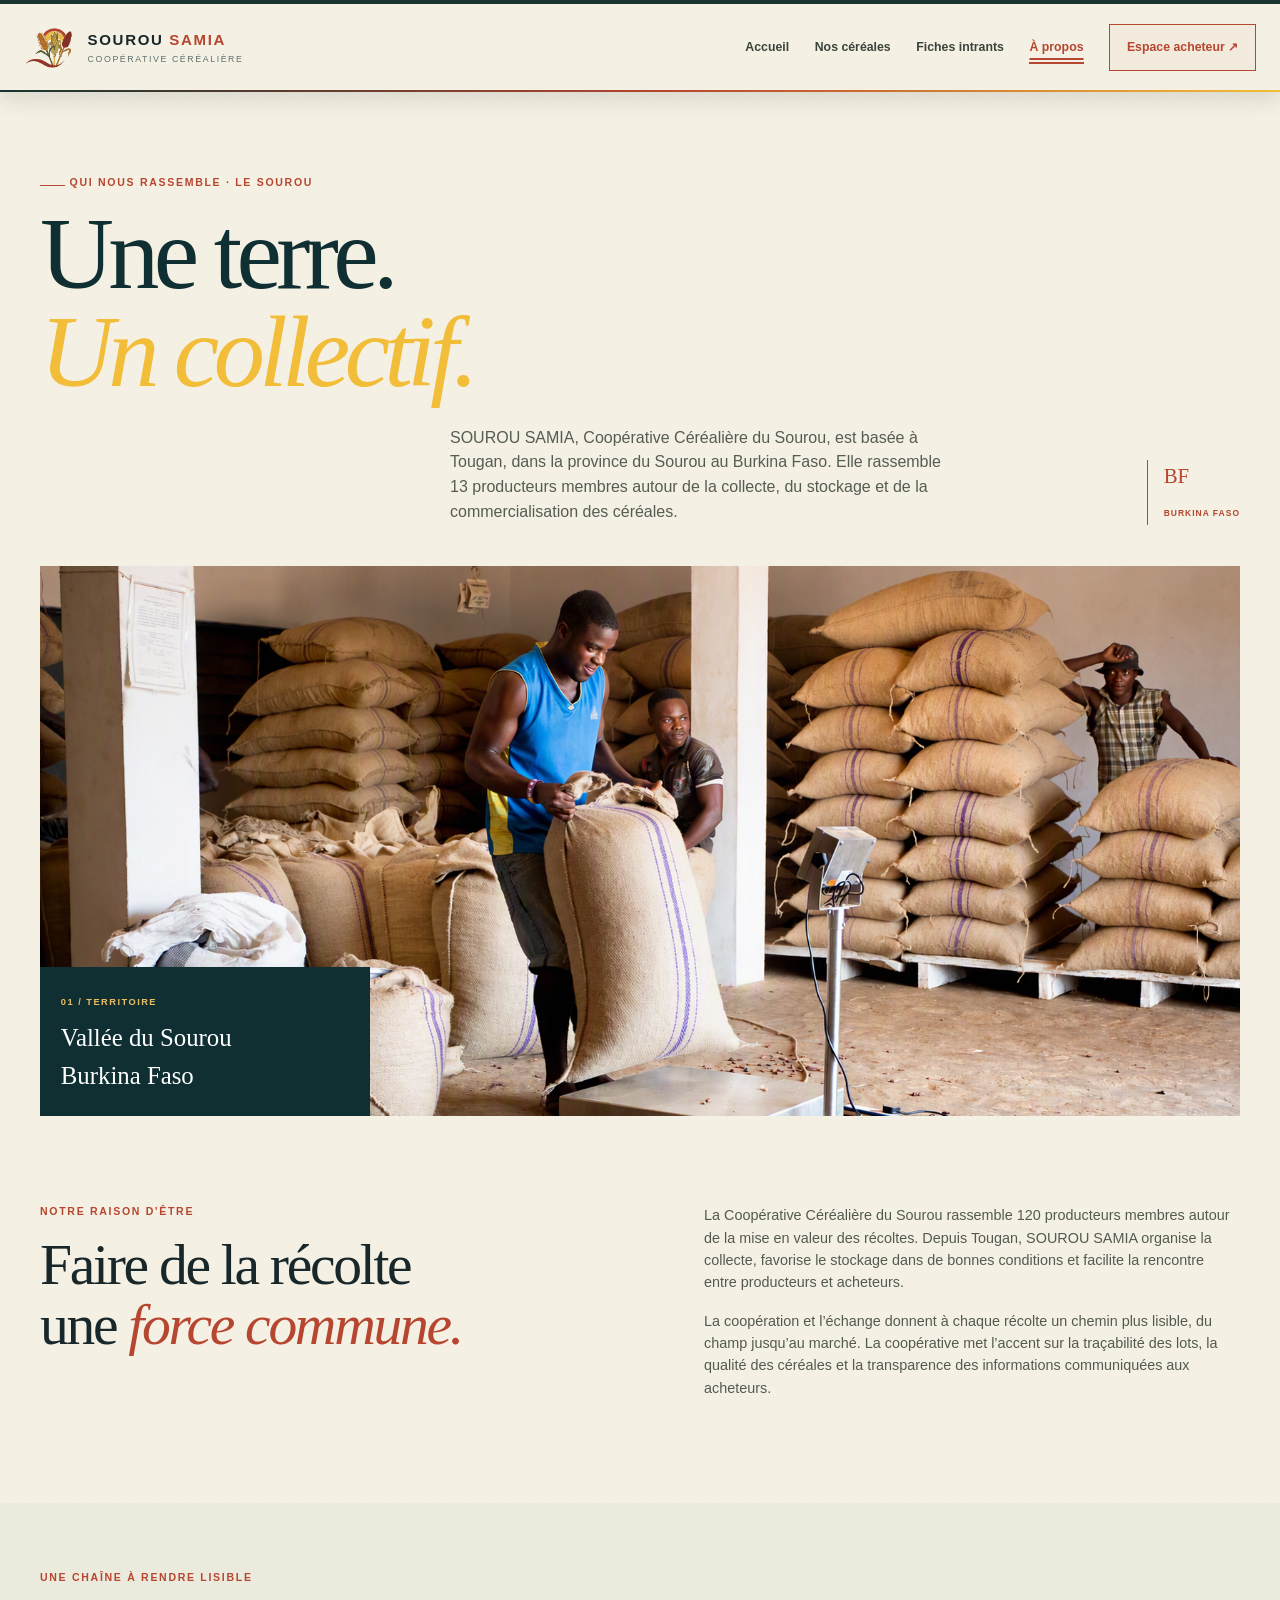
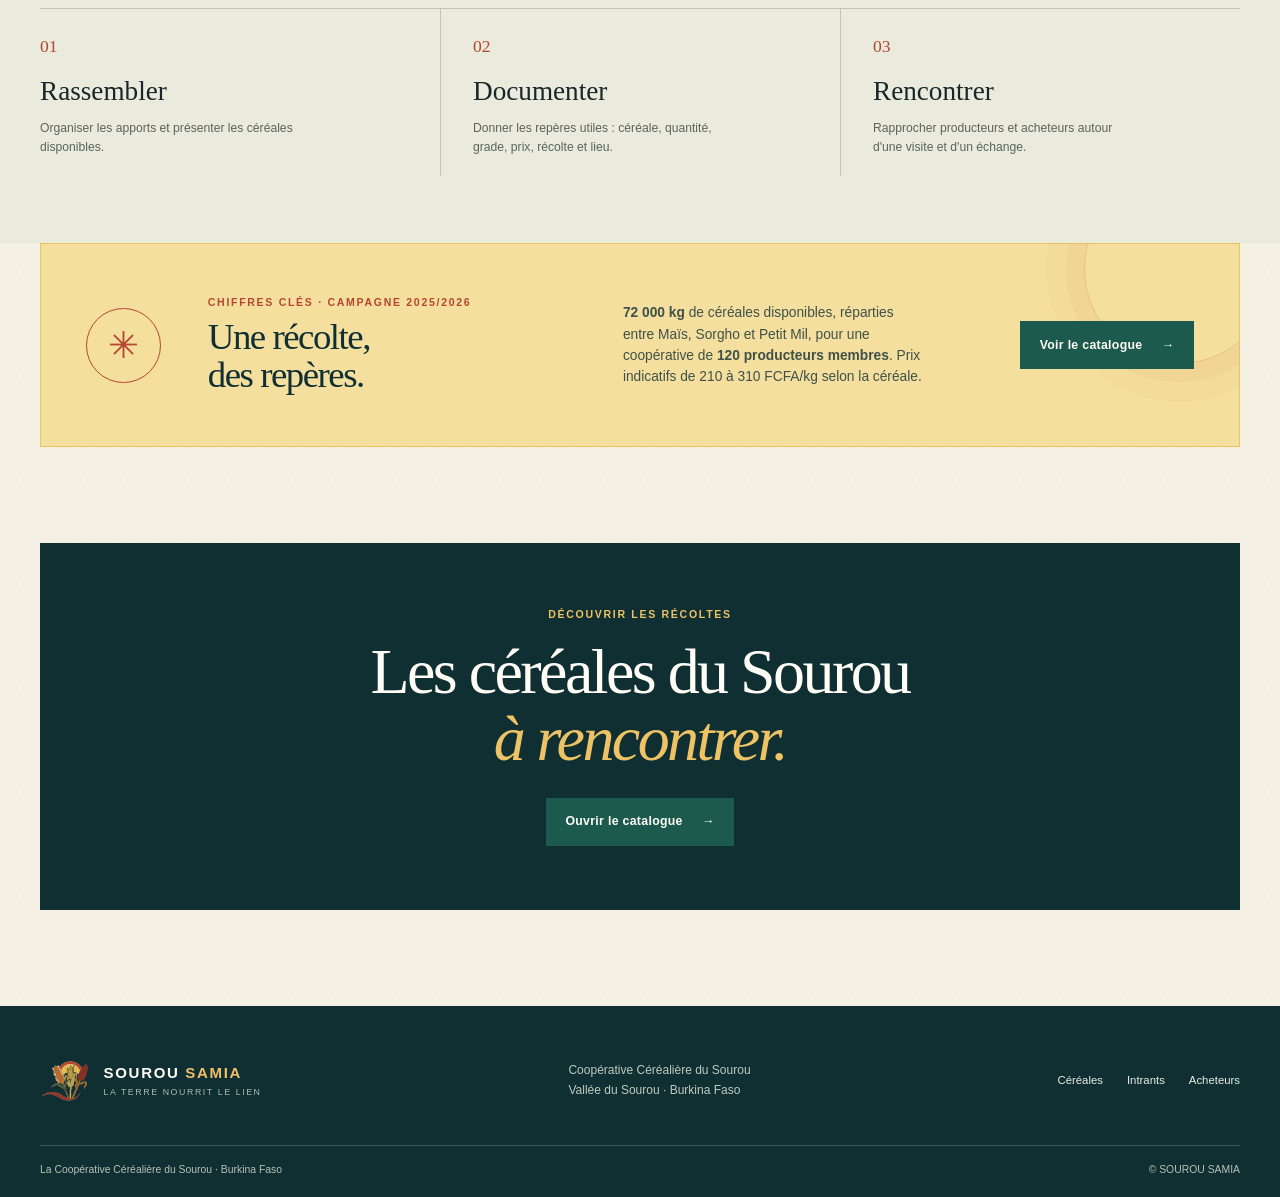
<file: sourou_samia/apropos.html>
<!doctype html>
<html lang="fr">
<head>
  <meta charset="utf-8">
  <meta name="viewport" content="width=device-width, initial-scale=1">
  <meta name="theme-color" content="#4A5D23">
  <meta name="description" content="SOUROU SAMIA, Coopérative Céréalière du Sourou au Burkina Faso : mission, territoire et chiffres clés.">
  <title>À propos — SOUROU SAMIA</title>
  <link rel="icon" href="assets/sourou-samia-embleme.png" type="image/png">
  <link rel="stylesheet" href="css/styles.css">
</head>
<body>
  <a class="skip-link" href="#contenu">Aller au contenu</a>

  <header class="site-header">
    <a class="brand" href="index.html" aria-label="SOUROU SAMIA, accueil">
      <img src="assets/sourou-samia-embleme.png" alt="" width="50" height="50">
      <span><strong>SOUROU <em>SAMIA</em></strong><small>COOPÉRATIVE CÉRÉALIÈRE</small></span>
    </a>

    <button class="menu-toggle" aria-label="Ouvrir ou fermer le menu" aria-expanded="false">☰</button>

    <nav id="navigation-principale" class="main-nav" aria-label="Navigation principale">
      <a href="index.html">Accueil</a>
      <a href="produits.html">Nos céréales</a>
      <a href="intrants.html">Fiches intrants</a>
      <a href="apropos.html" aria-current="page">À propos</a>
      <a class="nav-cta" href="acheteurs.html">
        Espace acheteur
        <span class="cart-badge" data-cart-count hidden>0</span>
        <span aria-hidden="true">↗</span>
      </a>
    </nav>
  </header>

  <main id="contenu">
    <section class="page-intro content-wrap">
      <p class="eyebrow"><span class="eyebrow-rule"></span> QUI NOUS RASSEMBLE · LE SOUROU</p>
      <h1>Une terre.<br><span>Un collectif.</span></h1>
      <div class="page-intro-bottom">
        <p>SOUROU SAMIA, Coopérative Céréalière du Sourou, est basée à Tougan, dans la province du Sourou au Burkina Faso. Elle rassemble 13 producteurs membres autour de la collecte, du stockage et de la commercialisation des céréales.</p>
        <span class="index-mark">BF<br><small>BURKINA FASO</small></span>
      </div>
    </section>

    <section class="story-image content-wrap" data-reveal>
      <img src="assets/sacs.png" alt="Paysage ouvert de la vallée du Sourou et de son milieu humide, au Burkina Faso." loading="lazy">
      <div class="story-caption">
        <span>01 / TERRITOIRE</span>
        <p>Vallée du Sourou<br>Burkina Faso</p>
      </div>
    </section>

    <section class="mission-split content-wrap" data-reveal>
      <div class="mission-lead">
        <p class="eyebrow">NOTRE RAISON D'ÊTRE</p>
        <h2>Faire de la récolte<br>une <span>force commune.</span></h2>
      </div>
      <div class="mission-body">
        <p>La Coopérative Céréalière du Sourou rassemble 120 producteurs membres autour de la mise en valeur des récoltes. Depuis Tougan, SOUROU SAMIA organise la collecte, favorise le stockage dans de bonnes conditions et facilite la rencontre entre producteurs et acheteurs.</p>
        <p>La coopération et l’échange donnent à chaque récolte un chemin plus lisible, du champ jusqu’au marché. La coopérative met l’accent sur la traçabilité des lots, la qualité des céréales et la transparence des informations communiquées aux acheteurs.</p>
      </div>
    </section>

    <section class="values-section" data-reveal>
      <div class="content-wrap">
        <p class="eyebrow">UNE CHAÎNE À RENDRE LISIBLE</p>
        <div class="values-list">
          <article>
            <span>01</span>
            <h3>Rassembler</h3>
            <p>Organiser les apports et présenter les céréales disponibles.</p>
          </article>
          <article>
            <span>02</span>
            <h3>Documenter</h3>
            <p>Donner les repères utiles : céréale, quantité, grade, prix, récolte et lieu.</p>
          </article>
          <article>
            <span>03</span>
            <h3>Rencontrer</h3>
            <p>Rapprocher producteurs et acheteurs autour d'une visite et d'un échange.</p>
          </article>
        </div>
      </div>
    </section>

    <section class="harvest-callout content-wrap" data-reveal>
      <div class="harvest-icon" aria-hidden="true"><span>✳</span></div>
      <div>
        <p class="eyebrow">CHIFFRES CLÉS · CAMPAGNE 2025/2026</p>
        <h2>Une récolte,<br>des repères.</h2>
      </div>
      <p><strong>72 000 kg</strong> de céréales disponibles, réparties entre Maïs, Sorgho et Petit Mil, pour une coopérative de <strong>120 producteurs membres</strong>. Prix indicatifs de 210 à 310 FCFA/kg selon la céréale.</p>
      <a class="button button-green" href="produits.html">Voir le catalogue <span aria-hidden="true">→</span></a>
    </section>

    <section class="catalogue-cta content-wrap" data-reveal>
      <p class="eyebrow">DÉCOUVRIR LES RÉCOLTES</p>
      <h2>Les céréales du Sourou<br><span>à rencontrer.</span></h2>
      <a class="button button-green" href="produits.html">Ouvrir le catalogue <span aria-hidden="true">→</span></a>
    </section>
  </main>

  <footer class="site-footer">
    <div class="footer-main">
      <a class="brand brand-footer" href="index.html">
        <img src="assets/sourou-samia-embleme.png" alt="" width="42" height="42">
        <span><strong>SOUROU <em>SAMIA</em></strong><small>LA TERRE NOURRIT LE LIEN</small></span>
      </a>
      <p>Coopérative Céréalière du Sourou<br>Vallée du Sourou · Burkina Faso</p>
      <nav aria-label="Navigation de pied de page">
        <a href="produits.html">Céréales</a>
        <a href="intrants.html">Intrants</a>
        <a href="acheteurs.html">Acheteurs</a>
      </nav>
    </div>
    <div class="footer-bottom">
      <span>La Coopérative Céréalière du Sourou · Burkina Faso</span>
      <span>© SOUROU SAMIA</span>
    </div>
  </footer>

  <script src="js/app.js" defer></script>
</body>
</html>
</file>
<file: css/styles.css>
@charset "UTF-8";

/* ============================================================
   SOUROU SAMIA — Feuille de styles principale
   Coopérative Céréalière du Sourou · Burkina Faso
   ------------------------------------------------------------
   PALETTE « VERT MARINE »
   ------------------------------------------------------------
   🌿 Vert Sourou    #1c5a4d  → couleur dominante
   🌑 Vert très foncé #102f32 → fonds sombres
   🔴 Argile rouge   #b6462f  → accents chauds
   🟡 Jaune soleil   #f2bd38  → accents solaires
   🍚 Ivoire         #f5f0e4  → fonds clairs
   ============================================================ */

/* ============================================================
   1. VARIABLES — PALETTE VERT MARINE
   ============================================================ */
:root{
  /* ===== VERTS — la vallée ===== */
  --green:#1c5a4d;
  --green-deep:#102f32;
  --green-soft:#dcebe4;
  --green-mid:#2e7a66;

  /* ===== TERRES — le sol ===== */
  --clay:#b6462f;
  --clay-deep:#8B2E1F;
  --clay-soft:#f1ddd1;

  /* ===== SOLES — les récoltes ===== */
  --sun:#f2bd38;
  --sun-soft:#fae8c0;
  --gold:#c27c17;

  /* ===== NEUTRES — la paille ===== */
  --ink:#17272a;
  --muted:#5e706b;
  --paper:#f5f0e4;
  --sand:#eaeadd;
  --white:#fffdf6;
  --line:#d8cebb;

  /* ===== COULEURS DÉRIVÉES (RGBA) ===== */
  --green-deep-94:rgba(16,47,50,.94);
  --green-deep-86:rgba(16,47,50,.86);
  --green-deep-78:rgba(16,47,50,.78);
  --green-deep-66:rgba(16,47,50,.66);
  --green-deep-62:rgba(16,47,50,.62);
  --green-deep-38:rgba(16,47,50,.38);
  --green-deep-24:rgba(16,47,50,.24);
  --green-deep-10:rgba(16,47,50,.1);
  --green-deep-04:rgba(16,47,50,.04);
  --green-deep-20:rgba(16,47,50,.2);
  --green-focus:rgba(28,90,77,.22);
  --clay-24:rgba(182,70,47,.24);
  --clay-20:rgba(182,70,47,.2);
  --clay-04:rgba(182,70,47,.04);
  --clay-035:rgba(182,70,47,.035);
  --clay-025:rgba(182,70,47,.025);
  --sun-16:rgba(242,189,56,.16);
  --white-38:rgba(255,255,255,.38);
  --white-24:rgba(255,255,255,.24);
  --white-20:rgba(255,255,255,.2);
  --white-075:rgba(255,255,255,.075);
  --white-04:rgba(255,255,255,.04);

  /* ===== SUR FOND SOMBRE ===== */
  --hero-lede:#f1f0e7;
  --hero-eyebrow:#efd19b;
  --hero-caption-strong:#f2cf7c;
  --hero-index-line:#f3e4bb;
  --weather-title:#f5d27c;
  --weather-text:#d0d9cf;
  --weather-body:#f5f0e4;
  --cta-eyebrow:#edc365;
  --cta-accent:#edc365;
  --booking-eyebrow:#ecc16a;
  --booking-accent:#ecc16a;
  --booking-text:#d8e0d6;
  --booking-stamp:#f0d69c;
  --booking-stamp-border:#e0bd6c;
  --footer-text:#eaece3;
  --footer-muted:#c0cabe;
  --footer-soft:#aebaae;
  --footer-bottom:#b8c0b5;
  --footer-em:#efc068;
  --story-eyebrow:#e7bd65;

  /* ===== COULEURS DE TUILES ===== */
  --tile-maize:#845711;
  --tile-sorghum:#893c31;
  --tile-millet:#466d51;

  /* ===== COULEURS D'IMAGES ===== */
  --img-maize-1:#e6cc7e; --img-maize-2:#ba8c38;
  --img-sorghum-1:#e0ba9c; --img-sorghum-2:#a25438;
  --img-millet-1:#e3d3a0; --img-millet-2:#ad9661;

  /* ===== COULEURS DE GRADES ===== */
  --grade-a-bg:#dbe7d5; --grade-a-text:#255236;
  --grade-b-bg:#f2e4c4; --grade-b-text:#70561d;
  --grade-c-bg:#f0d7cf; --grade-c-text:#823d2a;

  /* ===== COULEURS FICHES INTRANTS ===== */
  --note-bg:#eee8d5;
  --note-text:#494637;
  --note-border:#9c7724;
  --note-symbol:#805f15;
  --tech-symbol-bg:#e9e2cc;
  --tech-symbol-text:#705b28;
  --tech-urea-bg:#e1e9df;
  --tech-urea-text:var(--green);
  --seed-corn-bg:#f1e1af; --seed-corn-text:#956c1d;
  --seed-rice-bg:#dce8dd; --seed-rice-text:#507452;
  --seed-millet-bg:#eddbce; --seed-millet-text:#a0593a;

  /* ===== COULEURS RÉCOLTE ===== */
  --harvest-bg:#f4df9e;
  --harvest-border:#e8c65e;
  --harvest-text:#3f5148;

  /* ===== COULEURS FORMULAIRES ===== */
  --form-bg:#fffef9;
  --form-border:#c7cabb;
  --form-placeholder:#666b61;
  --booking-form-bg:#f8f6ef;

  /* ===== COULEURS DIVERSES ===== */
  --security-bg:#f1e2da;
  --values-bg:#eaeadd;
  --values-line:#c2c5b6;
  --values-text:#5c6459;
  --intro-text:#4e554e;
  --page-intro-text:#555c52;
  --product-desc:#687064;
  --product-spec-small:#657063;
  --mission-text:#535a50;
  --footer-main-text:#c0cabe;
  --catalogue-filter:#4c554c;
  --seed-card-p:#646d62;
  --muted-copy:#646d62;
  --login-label:#41493e;
  --main-nav-a:#3b443a;
  --tech-number:#b9b9a9;
  --tech-facts-dd:#414b41;
  --tech-content-p:#60685e;
  --product-img-bg:#dfd1ae;

  /* ===== TYPOGRAPHIE ===== */
  --font-display:Georgia,"Times New Roman",serif;
  --font-body:Arial,Helvetica,sans-serif;

  /* ===== MISE EN PAGE ===== */
  --page:1200px;
  --shadow:0 20px 52px rgba(16,47,50,.14);
  --shadow-soft:0 8px 24px rgba(16,47,50,.08);
  --shadow-card:0 12px 30px rgba(22,39,27,.08);
  --shadow-card-hover:0 18px 38px rgba(22,39,27,.16);
  --shadow-hero:0 24px 60px rgba(16,47,50,.2);
  --shadow-button:0 8px 22px rgba(0,0,0,.12);
  --shadow-text:0 4px 25px rgba(0,0,0,.12);
  --shadow-title:0 2px 12px rgba(0,0,0,.52);
  --shadow-drop:0 8px 16px rgba(32,37,30,.08);
  --shadow-menu:0 14px 18px rgba(20,34,23,.08);

  /* ============================================================
     ALIAS POUR LA SECTION 21 (panier, toast, etc.)
     ============================================================ */
  --olive:var(--green);
  --olive-deep:var(--green-deep);
  --olive-mid:var(--green-mid);
  --olive-soft:var(--green-soft);
  --olive-94:var(--green-deep-94);
  --olive-86:var(--green-deep-86);
  --olive-78:var(--green-deep-78);
  --olive-66:var(--green-deep-66);
  --olive-62:var(--green-deep-62);
  --olive-38:var(--green-deep-38);
  --olive-24:var(--green-deep-24);
  --olive-10:var(--green-deep-10);
  --olive-04:var(--green-deep-04);
  --olive-20:var(--green-deep-20);
  --olive-focus:var(--green-focus);

  --terracotta:var(--clay);
  --terracotta-deep:var(--clay-deep);
  --terracotta-soft:var(--clay-soft);

  --amber:var(--sun);
  --amber-deep:var(--gold);
  --amber-soft:var(--sun-soft);
  --amber-16:var(--sun-16);

  --brick:var(--clay);
  --brick-deep:var(--clay-deep);
  --brick-soft:var(--clay-soft);
  --brick-24:var(--clay-24);
  --brick-20:var(--clay-20);
  --brick-04:var(--clay-04);
  --brick-035:var(--clay-035);
  --brick-025:var(--clay-025);
}

/* ============================================================
   2. RESET & BASE
   ============================================================ */
*,*::before,*::after{box-sizing:border-box}
html{scroll-behavior:smooth;scroll-padding-top:6rem}
body{
  margin:0;
  background-color:var(--paper);
  background-image:radial-gradient(rgba(28,90,77,.075) .7px,transparent .7px);
  background-size:13px 13px;
  color:var(--ink);
  font-family:var(--font-body);
  font-size:16px;
  line-height:1.55;
}
img{display:block;max-width:100%}
a{color:inherit}
button,input,select{font:inherit}
button,a{-webkit-tap-highlight-color:transparent}

/* ============================================================
   3. UTILITAIRES
   ============================================================ */
.content-wrap{width:min(var(--page),calc(100% - 64px));margin-inline:auto}
.sr-only{position:absolute;width:1px;height:1px;padding:0;margin:-1px;overflow:hidden;clip:rect(0,0,0,0);white-space:nowrap;border:0}
.skip-link{
  position:fixed;z-index:99;top:8px;left:8px;
  transform:translateY(-150%);
  padding:.75rem 1rem;background:var(--white);color:var(--green-deep);
  border:2px solid var(--green);font-weight:700;
}
.skip-link:focus{transform:none}

/* ============================================================
   4. HEADER & NAVIGATION
   ============================================================ */
.site-header{
  width:min(1400px,calc(100% - 64px));
  min-height:92px;margin:auto;
  display:flex;align-items:center;justify-content:space-between;
  gap:2rem;
  border-bottom:1px solid var(--green-deep);
  position:relative;z-index:10;
}
.brand{display:inline-flex;align-items:center;gap:.85rem;text-decoration:none;flex-shrink:0}
.brand>span{display:grid;line-height:1.2}
.brand strong{font-family:var(--font-body);font-size:.94rem;letter-spacing:.11em;font-weight:800}
.brand strong em{font-style:normal;color:var(--clay)}
.brand small{margin-top:.32rem;color:var(--muted);font-size:.55rem;letter-spacing:.18em}
.brand img{width:50px;height:50px;object-fit:contain}

.main-nav{display:flex;align-items:center;gap:clamp(1rem,2vw,2rem)}
.main-nav a{
  color:var(--main-nav-a);text-decoration:none;font-size:.77rem;font-weight:700;
  transition:color .2s ease,background-color .2s ease,border-color .2s ease;
}
.main-nav a:hover,
.main-nav a[aria-current=page]:not(.nav-cta){color:var(--clay)}
.main-nav a[aria-current=page]:not(.nav-cta){
  text-decoration:underline;text-decoration-thickness:2px;text-underline-offset:7px;
}
.main-nav .nav-cta{
  padding:.78rem 1.05rem;border:1px solid var(--clay);color:var(--clay);
  background:var(--clay-04);white-space:nowrap;
}
.main-nav .nav-cta:hover{background:var(--clay);color:var(--white)}

.menu-toggle-input{display:none}
.menu-toggle{display:none;border:1px solid var(--line);background:transparent;color:var(--green);padding:.5rem .7rem;font-size:1.2rem;cursor:pointer}

/* ============================================================
   5. HERO (ACCUEIL)
   ============================================================ */
.hero-home{
  width:min(1400px,calc(100% - 64px));
  margin:22px auto 0;
  min-height:610px;
  position:relative;
  display:flex;align-items:center;
  background:var(--green-deep);
  overflow:hidden;color:var(--white);
  border-radius:3px;
  box-shadow:var(--shadow-hero);
  isolation:isolate;
}
.hero-home:before{
  content:"";position:absolute;z-index:1;left:0;top:0;bottom:0;
  width:8px;background:var(--sun);
}
.hero-photo{position:absolute;inset:0 0 0 28%;overflow:hidden;z-index:0}
.hero-photo:after{
  content:"";position:absolute;inset:0;z-index:1;pointer-events:none;
  background:linear-gradient(90deg,var(--green-deep) 0%,var(--green-deep-94) 7%,var(--green-deep-62) 43%,var(--green-deep-10) 100%),
             linear-gradient(0deg,var(--green-deep-38),transparent 48%);
}
.hero-photo img.hero-slide{
  position:absolute;inset:0;width:100%;height:100%;
  object-fit:cover;object-position:center;
  opacity:0;z-index:0;
  animation:sourou-diaporama 18s infinite;
}
.hero-photo img.hero-slide:nth-of-type(1){animation-delay:0s}
.hero-photo img.hero-slide:nth-of-type(2){animation-delay:6s}
.hero-photo img.hero-slide:nth-of-type(3){animation-delay:12s}
@keyframes sourou-diaporama{
  0%{opacity:0;transform:scale(1)}
  8%{opacity:1}
  33%{opacity:1}
  41%{opacity:0;transform:scale(1.08)}
  100%{opacity:0;transform:scale(1.08)}
}
.photo-credit{
  position:absolute;z-index:3;right:22px;bottom:18px;
  padding:.42rem .62rem;background:var(--green-deep-78);
  border-left:2px solid var(--sun);
  color:#fff;font-size:.58rem;letter-spacing:.13em;
}

.hero-copy{
  position:relative;z-index:4;
  width:min(670px,62%);
  padding:5.5rem 1.25rem 5.5rem 8.2%;
  animation:rise-in .7s ease both;
}
.hero-home h1{
  margin:0;
  font-family:var(--font-display);font-weight:400;
  letter-spacing:-.055em;line-height:.91;
  font-size:clamp(4.6rem,9.5vw,8rem);
  text-shadow:var(--shadow-text);
}
.hero-home h1 span{color:var(--sun);font-style:italic;padding-left:0.6em}
.hero-lede{
  max-width:390px;margin:1.5rem 0 1.85rem;
  color:var(--hero-lede);font-size:1.12rem;line-height:1.7;
}
.hero-actions{display:flex;align-items:center;gap:1.55rem;flex-wrap:wrap}

.hero-pillars{display:flex;flex-wrap:wrap;gap:.55rem;margin:1.7rem 0 0;padding:0;list-style:none}
.hero-pillars li{padding:0;border:0;background:transparent}
.hero-pillars a{
  display:flex;align-items:center;gap:.55rem;
  min-height:38px;padding:.5rem .72rem;
  border:1px solid var(--white-38);
  background:var(--white-075);
  color:var(--white);text-decoration:none;
  font-size:.61rem;font-weight:800;letter-spacing:.09em;text-transform:uppercase;
  transition:background .2s ease,border-color .2s ease,transform .2s ease;
}
.hero-pillars a span{color:var(--sun);font-size:.85rem}
.hero-pillars a:hover,
.hero-pillars a:focus-visible{background:var(--clay);border-color:var(--clay);transform:translateY(-2px)}
.hero-pillars a:focus-visible{outline:3px solid var(--sun);outline-offset:3px}

.hero-index{
  position:absolute;right:27px;top:50%;z-index:5;
  display:flex;align-items:center;gap:.7rem;
  color:#fff;writing-mode:vertical-rl;
  font-size:.58rem;letter-spacing:.2em;
}
.hero-index i{height:54px;width:1px;background:var(--hero-index-line)}
.hero-index span:first-child{font-family:var(--font-display);font-size:1rem}

/* ============================================================
   6. BOUTONS & LIENS
   ============================================================ */
.button{
  display:inline-flex;min-height:48px;
  align-items:center;justify-content:center;gap:1.2rem;
  padding:.86rem 1.18rem;border:1px solid transparent;
  text-decoration:none;font-size:.77rem;font-weight:800;letter-spacing:.025em;
  transition:transform .2s ease,background-color .2s ease,color .2s ease,border-color .2s ease;
  cursor:pointer;
}
.button:hover{transform:translateY(-2px)}
.button-light{background:var(--sun);color:var(--green-deep);box-shadow:var(--shadow-button)}
.button-light:hover{background:var(--sun-soft)}
.button-green{background:var(--green);color:var(--white)}
.button-green:hover{background:var(--green-deep)}
.button:focus-visible{outline:3px solid var(--sun);outline-offset:4px}

.text-link{
  display:inline-flex;align-items:center;gap:.75rem;
  color:var(--green);text-decoration:none;
  font-size:.79rem;font-weight:800;
  border-bottom:1px solid currentColor;padding-bottom:4px;
}
.text-link:hover{color:var(--clay)}
.text-link-light{color:var(--white);border-bottom-color:var(--white-38)}
.text-link:focus-visible{outline:3px solid var(--sun);outline-offset:4px}

.eyebrow{
  margin:0 0 1rem;color:var(--clay);
  font-size:.66rem;line-height:1.35;
  letter-spacing:.16em;font-weight:800;
}
.hero .eyebrow{color:var(--hero-eyebrow);display:flex;align-items:center;gap:.65rem}
.eyebrow-rule{width:25px;height:1px;background:currentColor;display:inline-block}

@keyframes rise-in{
  from{opacity:0;transform:translateY(16px)}
  to{opacity:1;transform:translateY(0)}
}

/* ============================================================
   7. BANDEAU D'INTRODUCTION
   ============================================================ */
.intro-band{
  display:grid;grid-template-columns:1fr 1.3fr .65fr;
  align-items:center;gap:clamp(2rem,6vw,7rem);
  padding-block:6.6rem 6.2rem;
  position:relative;
}
.intro-band:before{
  content:"";position:absolute;top:0;left:0;
  width:76px;height:4px;background:var(--clay);
}
.intro-heading .eyebrow{letter-spacing:.2em}
.intro-heading h2{
  margin:0;font-family:var(--font-display);font-weight:400;
  letter-spacing:-.04em;line-height:1.05;
  font-size:clamp(2.45rem,4.5vw,4.4rem);
}
.intro-heading h2 span{color:var(--clay);font-style:italic}
.intro-copy{border-left:3px solid var(--sun);padding-left:1.3rem}
.intro-copy p{max-width:460px;margin:0 0 1.1rem;font-size:.96rem;color:var(--intro-text);line-height:1.8}
.brand-seal{
  width:min(100%,230px);justify-self:center;
  display:flex;align-items:center;justify-content:center;
  padding:.6rem;
}
.brand-seal img{
  width:100%;height:auto;object-fit:contain;
  filter:drop-shadow(var(--shadow-drop));
}

/* ============================================================
   8. BANDEAU PLUVIOMÉTRIE
   ============================================================ */
.weather-wrap{
  background:var(--green-deep);border-block:1px solid var(--green-deep);
  color:var(--weather-body);
}
.weather-card{
  min-height:140px;
  display:grid;grid-template-columns:74px 1.6fr .85fr .85fr;
  align-items:center;gap:1.6rem;
  padding-block:1.25rem;
}
.weather-mark{
  width:60px;height:60px;border:1px solid var(--sun);border-radius:50%;
  display:grid;place-items:center;color:var(--sun);font-size:1.9rem;
  background:var(--white-04);
}
.weather-copy .eyebrow{margin-bottom:.4rem;color:var(--clay)}
.weather-copy h2{margin:0;font-family:var(--font-display);font-size:1.45rem;font-weight:400;color:var(--weather-title)}
.weather-copy p{margin:.25rem 0 0;color:var(--weather-text);font-size:.74rem}
.weather-source{
  display:inline-block;margin-top:.5rem;color:var(--weather-title);
  font-size:.64rem;font-weight:700;
  text-decoration:underline;text-underline-offset:3px;
}
.weather-source:hover{color:var(--white)}

.weather-reading,.weather-season{
  display:flex;align-items:center;gap:1rem;
  border-left:1px solid var(--white-24);
  padding-left:2rem;
}
.weather-reading strong{
  font-family:var(--font-display);font-size:2.65rem;font-weight:400;
  color:var(--weather-title);
}
.weather-reading span,.weather-season span:last-child{font-size:.75rem;font-weight:700;line-height:1.4}
.weather-reading small,.weather-season small{color:var(--weather-text);font-size:.58rem;letter-spacing:.11em}
.weather-season strong{font-family:var(--font-display);font-size:1.18rem;color:var(--weather-title);white-space:nowrap}
.season-dot{
  width:11px;height:11px;background:var(--clay);border-radius:50%;
  box-shadow:0 0 0 5px var(--sun-16);
}

/* ============================================================
   9. APERÇU DES PRODUITS
   ============================================================ */
.products-preview{padding-block:6.4rem 6.5rem;position:relative}
.products-preview:before{
  content:"";position:absolute;top:2.7rem;right:max(32px,calc((100% - var(--page))/2));
  width:66px;height:66px;
  border:1px solid var(--clay-24);border-radius:50%;pointer-events:none;
}
.section-heading{display:flex;align-items:end;justify-content:space-between;margin-bottom:2.3rem}
.section-heading .eyebrow{margin-bottom:.8rem;letter-spacing:.2em}
.section-heading h2{
  margin:0;font-family:var(--font-display);font-weight:400;
  letter-spacing:-.04em;line-height:1.05;
  font-size:clamp(2.8rem,4.7vw,4.5rem);
}
.section-heading h2 span{color:var(--clay);font-style:italic}

.category-ribbon{display:grid;grid-template-columns:1.08fr .9fr 1fr;gap:16px}
.category-tile{
  min-height:270px;position:relative;overflow:hidden;
  display:flex;flex-direction:column;justify-content:space-between;
  padding:1.55rem;text-decoration:none;color:var(--white);isolation:isolate;
  background:var(--green);
  border-radius:2px;
  box-shadow:var(--shadow-card);
  transition:transform .25s ease,box-shadow .25s ease;
}
.category-tile:hover{transform:translateY(-4px);box-shadow:var(--shadow-card-hover)}
.category-tile:focus-visible{outline:3px solid var(--sun);outline-offset:4px}

.category-photo{
  position:absolute;inset:0;z-index:-2;
  width:100%;height:100%;max-width:none;object-fit:cover;
  transition:transform .45s ease;
}
.category-tile:before{
  content:"";position:absolute;inset:0;z-index:-1;pointer-events:none;
  background:linear-gradient(180deg,rgba(18,34,24,.52),rgba(18,34,24,.08) 38%,rgba(18,34,24,.74)),
             repeating-linear-gradient(133deg,transparent 0 18px,rgba(255,255,255,.1) 19px 20px,transparent 21px 40px);
}
.category-tile:hover .category-photo{transform:scale(1.045)}

.tile-maize{background:var(--tile-maize)}
.tile-sorghum{background:var(--tile-sorghum)}
.tile-millet{background:var(--tile-millet)}

.category-number{
  align-self:flex-start;
  padding:.3rem .45rem;background:var(--green-deep-86);
  font-size:.6rem;letter-spacing:.16em;font-weight:700;
}
.category-title{
  font-family:var(--font-display);font-size:3rem;line-height:1;
  text-shadow:var(--shadow-title);
}
.category-arrow{position:absolute;right:1.25rem;bottom:1.2rem;font-size:1.25rem}
.mobile-link{display:none}

/* ============================================================
   10. APPEL À L'ACTION RÉCOLTE
   ============================================================ */
.harvest-callout{
  margin-bottom:6rem;padding:2.8rem;
  display:grid;grid-template-columns:90px 1.05fr 1fr auto;
  align-items:center;gap:2rem;
  background:var(--harvest-bg);border:1px solid var(--harvest-border);
  position:relative;overflow:hidden;
}
.harvest-callout:after{
  content:"";position:absolute;right:-35px;top:-70px;
  width:190px;height:190px;border:1px solid var(--clay-20);border-radius:50%;
  box-shadow:0 0 0 18px var(--clay-035),0 0 0 38px var(--clay-025);
  pointer-events:none;
}
.harvest-icon{
  height:75px;width:75px;border:1px solid var(--clay);border-radius:50%;
  display:grid;place-items:center;color:var(--clay);font-size:2.3rem;
}
.harvest-callout .eyebrow{margin-bottom:.5rem;color:var(--clay)}
.harvest-callout h2{
  margin:0;font-family:var(--font-display);font-weight:400;
  letter-spacing:-.04em;line-height:1.05;
  color:var(--green-deep);font-size:2.3rem;
}
.harvest-callout>p{max-width:300px;color:var(--harvest-text);font-size:.86rem}
.harvest-callout .button{position:relative;z-index:1;white-space:nowrap}

/* ============================================================
   11. PIED DE PAGE
   ============================================================ */
.site-footer{
  background:var(--green-deep);color:var(--footer-text);
  padding:2.7rem max(32px,calc((100% - var(--page))/2)) 1.2rem;
}
.footer-main{
  display:flex;align-items:center;justify-content:space-between;
  gap:2rem;padding-bottom:2rem;
}
.brand-footer strong{color:var(--white)}
.brand-footer strong em{color:var(--footer-em)}
.brand-footer small{color:var(--footer-soft)}
.footer-main>p{font-size:.75rem;line-height:1.65;color:var(--footer-muted)}
.footer-main nav{display:flex;gap:1.5rem}
.footer-main nav a,.footer-bottom a{
  color:inherit;font-size:.71rem;text-decoration:none;
}
.footer-main nav a:hover,.footer-bottom a:hover{text-decoration:underline}
.footer-bottom{
  border-top:1px solid rgba(232,236,227,.2);
  padding-top:1rem;display:flex;justify-content:space-between;
  gap:1rem;color:var(--footer-bottom);font-size:.65rem;
}

/* ============================================================
   12. PAGES INTÉRIEURES — INTRO
   ============================================================ */
.page-intro{padding:5.2rem 0 2.6rem}
.page-intro h1{
  margin:0;font-family:var(--font-display);font-weight:400;
  letter-spacing:-.055em;line-height:.95;
  font-size:clamp(4rem,8vw,7rem);
  color:var(--green-deep);
}
.page-intro h1 span{color:var(--sun);font-style:italic}
.page-intro-bottom{
  max-width:790px;margin:1.6rem 0 0 auto;
  display:flex;align-items:end;justify-content:space-between;gap:3rem;
}
.page-intro-bottom p{max-width:500px;margin:0;color:var(--page-intro-text);font-size:1rem}
.index-mark{
  display:block;min-width:72px;
  padding-left:1rem;border-left:1px solid var(--clay);
  font-family:var(--font-display);font-size:1.3rem;color:var(--clay);
}
.index-mark small{font-family:var(--font-body);font-size:.53rem;letter-spacing:.12em;font-weight:800}

/* ============================================================
   13. CATALOGUE
   ============================================================ */
.catalogue-wrap{padding-bottom:3rem}
.catalogue-toolbar{
  padding:1.2rem 0;border-block:1px solid var(--line);
  display:flex;justify-content:space-between;align-items:center;gap:1.5rem;
}
.filter-row{display:flex;align-items:center;gap:.45rem;flex-wrap:wrap}
.filter-button{
  border:1px solid transparent;background:transparent;color:var(--catalogue-filter);
  padding:.58rem .8rem;font-size:.72rem;font-weight:700;
  text-decoration:none;cursor:pointer;
}
.filter-button:hover,.filter-button.is-active{
  border-color:var(--green);background:var(--green);color:var(--white);
}
.catalogue-note{display:flex;align-items:center;gap:.5rem;margin:0;font-size:.67rem;color:var(--muted)}

.product-list{padding-top:1.5rem}
.product-card{
  display:grid;grid-template-columns:minmax(260px,.85fr) minmax(350px,1.15fr);
  gap:clamp(2rem,6vw,6rem);align-items:center;
  padding:2.2rem 0 2.7rem;border-bottom:1px solid var(--line);
}
.product-card-reverse .product-image{order:2}
.product-card-reverse .product-info{order:1}
.product-image{
  height:360px;position:relative;overflow:hidden;
  background:var(--product-img-bg);
}
.product-image:after{
  content:"";position:absolute;inset:0;pointer-events:none;
  border:1px solid rgba(30,40,29,.1);
}
.product-image img{
  width:100%;height:100%;object-fit:cover;
  mix-blend-mode:multiply;
  transition:transform .45s ease;
}
.product-image:hover img{transform:scale(1.04)}
.image-maize{background:linear-gradient(145deg,var(--img-maize-1),var(--img-maize-2))}
.image-sorghum{background:linear-gradient(145deg,var(--img-sorghum-1),var(--img-sorghum-2))}
.image-millet{background:linear-gradient(145deg,var(--img-millet-1),var(--img-millet-2))}

.product-count{
  position:absolute;z-index:1;top:14px;left:16px;
  padding:.24rem .4rem;background:var(--green-deep-94);
  color:#fff;font-family:var(--font-display);font-size:1.1rem;
}
.crop-label{
  position:absolute;bottom:13px;left:14px;z-index:2;
  display:inline-block;padding:.42rem .58rem;
  background:var(--green-deep-94);
  color:#fff;font-size:.58rem;letter-spacing:.17em;font-weight:800;
}
.product-info{padding:1rem 0}
.product-topline{display:flex;justify-content:space-between;align-items:center;gap:1rem}
.product-kind{color:var(--muted);font-size:.61rem;letter-spacing:.14em;font-weight:800}
.grade-pill{padding:.32rem .55rem;font-size:.57rem;font-weight:800;letter-spacing:.08em;white-space:nowrap}
.grade-a{background:var(--grade-a-bg);color:var(--grade-a-text)}
.grade-b{background:var(--grade-b-bg);color:var(--grade-b-text)}
.grade-c{background:var(--grade-c-bg);color:var(--grade-c-text)}
.product-info h3{
  margin:.8rem 0 .35rem;font-family:var(--font-display);
  font-size:2rem;font-weight:400;line-height:1.13;
}
.product-description{margin:0 0 1.2rem;color:var(--product-desc);font-size:.81rem}
.product-specs{
  display:grid;grid-template-columns:1fr 1fr;gap:0 1rem;
  margin:0;border-top:1px solid var(--line);
}
.product-specs div{padding:.62rem 0;border-bottom:1px solid var(--line)}
.product-specs dt{color:var(--muted);font-size:.56rem;text-transform:uppercase;letter-spacing:.1em;font-weight:800}
.product-specs dd{margin:.14rem 0 0;font-size:.79rem;font-weight:700}
.product-specs dd small{font-size:.67rem;color:var(--product-spec-small);font-weight:400}
.product-actions{
  display:flex;justify-content:space-between;align-items:center;
  gap:1rem;flex-wrap:wrap;margin-top:1.1rem;
}

/* ============================================================
   14. APPEL FINAL CATALOGUE
   ============================================================ */
.catalogue-cta{
  margin-block:3rem 6rem;padding:4rem 2rem;
  text-align:center;background:var(--green-deep);color:var(--white);
}
.catalogue-cta .eyebrow{color:var(--cta-eyebrow)}
.catalogue-cta h2{
  margin:0;font-family:var(--font-display);font-weight:400;
  letter-spacing:-.04em;line-height:1.05;
  font-size:clamp(2.5rem,5vw,4.2rem);
}
.catalogue-cta h2 span{color:var(--cta-accent);font-style:italic}
.catalogue-cta .button{margin-top:1.6rem}

/* ============================================================
   15. FICHES TECHNIQUES (INTRANTS)
   ============================================================ */
.input-note,.security-note{
  display:flex;align-items:flex-start;gap:1rem;
  padding:1rem 1.25rem;
  background:var(--note-bg);border-left:3px solid var(--gold);
  color:var(--note-text);
}
.input-note p,.security-note p{margin:0;font-size:.78rem}
.input-note strong,.security-note strong{color:var(--green-deep)}
.note-symbol{
  height:25px;width:25px;flex:0 0 auto;
  border:1px solid var(--note-border);border-radius:50%;
  display:grid;place-items:center;color:var(--note-symbol);
  font-family:var(--font-display);font-weight:700;
}

.tech-section{padding-block:4rem 2rem}
.tech-section-head{
  display:flex;align-items:end;justify-content:space-between;
  border-bottom:1px solid var(--line);
  padding-bottom:1.2rem;margin-bottom:1.3rem;
}
.tech-section-head .eyebrow{margin:0}
.tech-section-head h2{margin:0;font-family:var(--font-display);font-weight:400;font-size:2.5rem;color:var(--green-deep)}
.tech-list{display:grid;grid-template-columns:1fr 1fr;gap:1rem}
.tech-card{
  position:relative;min-height:385px;padding:2rem;
  display:grid;grid-template-columns:80px 1fr;gap:.75rem 1.3rem;
  background:var(--white);border:1px solid var(--line);
}
.tech-number{
  position:absolute;top:14px;right:16px;
  color:var(--tech-number);font-family:var(--font-display);font-size:.9rem;
}
.tech-symbol{
  grid-column:1;grid-row:1 / span 2;
  width:70px;height:70px;display:flex;align-items:center;justify-content:center;
  border-radius:50%;background:var(--tech-symbol-bg);color:var(--tech-symbol-text);
  font-family:var(--font-display);font-size:1.6rem;
}
.symbol-npk{gap:3px;font-family:var(--font-body);font-size:.8rem;font-weight:800}
.symbol-urea{background:var(--tech-urea-bg);color:var(--tech-urea-text);font-size:2.2rem}
.tech-content{grid-column:2}
.tech-meta{display:flex;align-items:center;justify-content:space-between;gap:.6rem;flex-wrap:wrap}
.tech-meta .eyebrow{margin:0}
.tech-content h3{margin:.55rem 0;font-family:var(--font-display);font-size:1.8rem;font-weight:400}
.tech-content>p{margin:0;color:var(--tech-content-p);font-size:.76rem}
.tech-facts{margin:1.1rem 0 0;padding-top:.8rem;border-top:1px solid var(--line)}
.tech-facts div{display:grid;grid-template-columns:.7fr 1.3fr;gap:.8rem;padding:.4rem 0}
.tech-facts dt{color:var(--muted);font-size:.56rem;text-transform:uppercase;letter-spacing:.1em;font-weight:800}
.tech-facts dd{margin:0;font-size:.68rem;color:var(--tech-facts-dd)}

.seed-section{padding-bottom:1rem}
.seed-grid{display:grid;grid-template-columns:repeat(3,1fr);gap:1rem}
.seed-card{
  position:relative;padding:1.6rem;
  background:var(--white);border-top:3px solid var(--green);
}
.seed-index{color:var(--muted);font-size:.57rem;letter-spacing:.13em;font-weight:800}
.seed-emblem{
  height:64px;width:64px;margin:1rem 0 .8rem;
  display:grid;place-items:center;border-radius:50%;font-size:2rem;
}
.seed-corn{background:var(--seed-corn-bg);color:var(--seed-corn-text)}
.seed-rice{background:var(--seed-rice-bg);color:var(--seed-rice-text)}
.seed-millet{background:var(--seed-millet-bg);color:var(--seed-millet-text)}
.seed-card h3{margin:0 0 .6rem;font-family:var(--font-display);font-size:1.55rem;font-weight:400}
.seed-card>p{min-height:82px;margin:0;color:var(--seed-card-p);font-size:.74rem}
.seed-card dl{margin:1rem 0}
.seed-card dl div{padding:.45rem 0;border-top:1px solid var(--line)}
.seed-card dt{color:var(--muted);font-size:.56rem;text-transform:uppercase;letter-spacing:.1em;font-weight:800}
.seed-card dd{margin:.15rem 0 0;font-size:.67rem}

/* ============================================================
   16. ESPACE ACHETEUR
   ============================================================ */
.security-note{margin-bottom:2rem;border-left-color:var(--clay);background:var(--security-bg)}
.security-note .note-symbol{border-color:var(--clay);color:var(--clay)}

.buyer-panels{
  display:grid;grid-template-columns:.8fr 1.2fr;gap:1rem;
  padding-bottom:5rem;
}
.login-panel,.favorites-panel{
  padding:2.2rem;background:var(--white);border:1px solid var(--line);
}
.login-panel .eyebrow,.favorites-panel .eyebrow{margin-bottom:.5rem}
.login-panel h2,.favorites-panel h2{
  margin:0 0 1.4rem;font-family:var(--font-display);font-weight:400;
  font-size:2.4rem;line-height:1.05;
}
.login-panel h2 span,.favorites-panel h2 span{color:var(--clay);font-style:italic}
.form-stack{display:flex;flex-direction:column;gap:.55rem}
.form-stack label{font-size:.68rem;font-weight:800;color:var(--login-label)}
.form-stack input,.form-stack select{
  width:100%;min-height:46px;padding:.7rem .8rem;
  border:1px solid var(--form-border);border-radius:0;
  background:var(--form-bg);color:var(--ink);font-size:.8rem;
}
.form-stack input::placeholder{color:var(--form-placeholder)}
.form-stack input:focus,.form-stack select:focus{
  outline:3px solid var(--green-focus);border-color:var(--green);
}
.form-stack .button{margin-top:.65rem;align-self:flex-start}
.form-footnote{
  margin:1.1rem 0 0;padding-top:.9rem;border-top:1px solid var(--line);
  color:var(--muted);font-size:.69rem;
}
.favorites-heading{display:flex;justify-content:space-between;align-items:center}
.heart-large{font-size:3.8rem;color:var(--clay);font-family:var(--font-display)}
.muted-copy{max-width:450px;color:var(--muted-copy);font-size:.77rem}
.muted-copy a{color:var(--green);font-weight:700}
.favorites-list{margin-top:1.3rem;padding:0;list-style:none}
.favorite-item{
  display:grid;grid-template-columns:1fr auto;align-items:center;
  gap:1rem;padding:.8rem 0;border-top:1px solid var(--line);
}
.favorite-item strong{font-family:var(--font-display);font-size:1.12rem;font-weight:400}
.favorite-item small{display:block;color:var(--muted);font-size:.66rem}

.booking-section{background:var(--green-deep);color:var(--white)}
.booking-inner{
  padding-block:5rem;
  display:grid;grid-template-columns:.85fr 1.15fr;
  gap:clamp(2.5rem,7vw,7rem);align-items:start;
}
.booking-copy .eyebrow{color:var(--booking-eyebrow)}
.booking-copy h2{
  margin:0;font-family:var(--font-display);font-weight:400;
  letter-spacing:-.04em;line-height:1.05;
  font-size:clamp(2.5rem,5vw,4rem);
}
.booking-copy h2 span{color:var(--booking-accent);font-style:italic}
.booking-copy>p:not(.eyebrow){max-width:410px;margin:1.2rem 0;color:var(--booking-text);font-size:.85rem}
.booking-stamp{display:flex;align-items:center;gap:.8rem;margin-top:2rem;color:var(--booking-stamp);font-size:.72rem}
.booking-stamp span:first-child{
  height:38px;width:38px;border:1px solid var(--booking-stamp-border);border-radius:50%;
  display:grid;place-items:center;
}
.booking-form{padding:2rem;background:var(--booking-form-bg);color:var(--ink)}
.booking-form .button{background:var(--green);color:var(--white)}
.booking-form .button:hover{background:var(--green-deep)}
.form-two{display:grid;grid-template-columns:1fr 1fr;gap:1rem}
.form-two>div{display:grid;gap:.55rem}
.label-hint{color:var(--muted);font-weight:400}
.quantity-field{position:relative}
.quantity-field input{padding-right:3rem}
.quantity-field>span{
  position:absolute;right:12px;top:50%;transform:translateY(-50%);
  color:var(--muted);font-size:.68rem;
}

/* ============================================================
   17. PAGE COOPÉRATIVE
   ============================================================ */
.story-image{
  position:relative;height:clamp(280px,48vw,550px);overflow:hidden;
}
.story-image>img{width:100%;height:100%;object-fit:cover}
.story-caption{
  position:absolute;left:0;bottom:0;width:min(330px,85%);
  padding:1.3rem;background:var(--green-deep);color:#fff;
}
.story-caption span{color:var(--story-eyebrow);font-size:.58rem;font-weight:800;letter-spacing:.16em}
.story-caption p{margin:.4rem 0 0;font-family:var(--font-display);font-size:1.55rem}

.mission-split{
  padding-block:5.5rem;
  display:grid;grid-template-columns:1fr 1fr;
  gap:clamp(3rem,10vw,10rem);
}
.mission-lead h2{
  margin:0;font-family:var(--font-display);font-weight:400;
  letter-spacing:-.04em;line-height:1.05;
  font-size:clamp(2.3rem,4.5vw,4rem);
}
.mission-lead h2 span{color:var(--clay);font-style:italic}
.mission-body p{margin:0 0 1rem;color:var(--mission-text);font-size:.9rem}

.values-section{padding-block:4.2rem;background:var(--values-bg)}
.values-section .eyebrow{margin-bottom:1.5rem}
.values-list{display:grid;grid-template-columns:repeat(3,1fr);gap:0}
.values-list article{padding:1.5rem 2rem 1.2rem 0;border-top:1px solid var(--values-line)}
.values-list article+article{padding-left:2rem;border-left:1px solid var(--values-line)}
.values-list article>span{color:var(--clay);font-family:var(--font-display);font-size:1.1rem}
.values-list h3{margin:.6rem 0 .4rem;font-family:var(--font-display);font-size:1.7rem;font-weight:400}
.values-list p{margin:0;max-width:260px;color:var(--values-text);font-size:.76rem}

/* ============================================================
   18. RESPONSIVE — TABLETTE (≤980px)
   ============================================================ */
@media (max-width:980px){
  .site-header{width:calc(100% - 40px)}
  .main-nav{gap:1rem}
  .main-nav a{font-size:.7rem}
  .main-nav .nav-cta{padding:.65rem .75rem}

  .hero-home{width:calc(100% - 40px);min-height:570px}
  .hero-home .hero-photo{inset:0 0 0 24%}
  .hero-home .hero-copy{width:68%;padding-left:7%;padding-right:1rem}
  .hero-home h1{font-size:clamp(4.2rem,8.4vw,6.5rem)}

  .intro-band{grid-template-columns:1fr 1.25fr .5fr;gap:2rem}
  .brand-seal{width:min(100%,180px)}

  .weather-card{grid-template-columns:60px 1.5fr .8fr .8fr;gap:1rem}
  .weather-reading,.weather-season{padding-left:1rem}

  .category-tile{min-height:230px}
  .category-title{font-size:2.55rem}

  .harvest-callout{grid-template-columns:70px 1fr 1fr;gap:1.3rem}
  .harvest-icon{width:60px;height:60px}
  .harvest-callout .button{grid-column:2 / -1;justify-self:start}

  .product-card{gap:2.5rem}
  .product-image{height:320px}
  .product-info h3{font-size:1.75rem}

  .tech-card{grid-template-columns:55px 1fr;padding:1.5rem;gap:1rem}
  .tech-symbol{width:54px;height:54px}
  .tech-meta .eyebrow{font-size:.54rem}

  .buyer-panels{grid-template-columns:.9fr 1.1fr}
  .login-panel,.favorites-panel{padding:1.5rem}
}

/* ============================================================
   19. RESPONSIVE — MOBILE (≤720px)
   ============================================================ */
@media (max-width:720px){
  html{scroll-padding-top:4rem}
  .content-wrap{width:calc(100% - 36px)}
  body{background-size:11px 11px}

  .site-header{width:calc(100% - 36px);height:auto;min-height:74px;padding:.8rem 0;flex-wrap:wrap;gap:.8rem;align-items:center}
  .brand img{width:42px;height:42px}
  .brand strong{font-size:.8rem}
  .brand small{font-size:.48rem}

  .menu-toggle{display:block}
  .main-nav{display:none;position:absolute;top:100%;left:-18px;right:-18px;flex-direction:column;align-items:stretch;gap:0;padding:.7rem 18px 1rem;background:var(--paper);border-bottom:1px solid var(--line);box-shadow:var(--shadow-menu)}
  .main-nav.is-open{display:flex}
  .main-nav a{padding:.75rem .3rem;font-size:.82rem}
  .main-nav .nav-cta{margin-top:.4rem;text-align:center}

  .hero-home{width:calc(100% - 20px);min-height:640px;margin-top:10px}
  .hero-home:before{width:4px}
  .hero-home .hero-photo{inset:0}
  .hero-home .hero-photo:after{background:linear-gradient(0deg,var(--green-deep) 0%,var(--green-deep-86) 43%,var(--green-deep-24) 100%)}
  .hero-home .hero-copy{width:100%;padding:3.7rem 1.4rem 5.2rem}
  .hero-home h1{font-size:clamp(3.8rem,15vw,5.8rem)}
  .hero-home .hero-lede{max-width:360px;font-size:.94rem;line-height:1.65}
  .hero-pillars{gap:.38rem;margin-top:1.5rem}
  .hero-pillars a{font-size:.51rem;letter-spacing:.055em;gap:.28rem;padding:.42rem .46rem;min-height:35px}
  .hero-index{right:12px;top:12px}
  .photo-credit{right:auto;left:12px;bottom:10px;font-size:.48rem}

  .intro-band{grid-template-columns:1fr 100px;gap:1.4rem;padding-block:3.8rem}
  .intro-heading{grid-column:1 / -1}
  .intro-heading h2{font-size:3rem}
  .intro-copy{grid-column:1;grid-row:2;padding-left:.9rem}
  .intro-copy p{font-size:.86rem}
  .brand-seal{grid-column:1 / -1;grid-row:3;justify-self:start;width:min(250px,100%);margin-top:.3rem}

  .weather-card{grid-template-columns:44px minmax(0,1fr);gap:.8rem;padding-block:1.25rem}
  .weather-mark{width:42px;height:42px;font-size:1.3rem}
  .weather-copy h2{font-size:1.1rem}
  .weather-copy p{font-size:.66rem}
  .weather-reading{grid-column:2;border-left:0;border-top:1px solid var(--white-24);padding:1rem 0 0;gap:.65rem}
  .weather-reading strong{font-size:1.65rem}
  .weather-reading span{font-size:.65rem}
  .weather-season{grid-column:2 / -1;border-left:0;border-top:1px solid var(--white-24);padding:1rem 0 0;gap:.8rem}
  .weather-season strong{font-size:1.05rem}

  .products-preview{padding-block:4rem;position:relative}
  .products-preview:before{right:20px;top:1.8rem;width:42px;height:42px}
  .section-heading{align-items:start}
  .section-heading h2{font-size:2.8rem}
  .desktop-link{display:none}
  .category-ribbon{grid-template-columns:1fr;gap:11px}
  .category-tile{min-height:165px;padding:1.1rem}
  .category-title{font-size:2.3rem}
  .category-number{font-size:.55rem}
  .mobile-link{display:inline-flex;margin-top:1.3rem}

  .harvest-callout{grid-template-columns:55px 1fr;gap:1rem;padding:1.4rem;margin-bottom:4rem}
  .harvest-callout:after{right:-95px;top:-85px}
  .harvest-icon{height:50px;width:50px;font-size:1.65rem}
  .harvest-callout .eyebrow{font-size:.55rem}
  .harvest-callout h2{font-size:1.9rem}
  .harvest-callout>p{grid-column:1 / -1;max-width:none;margin:.3rem 0;font-size:.78rem}
  .harvest-callout .button{grid-column:1 / -1;justify-self:start}

  .footer-main{align-items:flex-start;flex-wrap:wrap;gap:1rem}
  .footer-main>p{width:calc(50% - .5rem);margin:0;font-size:.67rem}
  .footer-main nav{width:100%;gap:1.15rem;flex-wrap:wrap}
  .footer-main nav a{font-size:.66rem}
  .footer-bottom{flex-direction:column;gap:.5rem;font-size:.6rem}

  .page-intro{padding:3.5rem 0 2rem}
  .page-intro h1{font-size:clamp(3.8rem,15vw,5.8rem)}
  .page-intro-bottom{margin-top:1.1rem;gap:1.2rem}
  .page-intro-bottom p{font-size:.83rem}
  .index-mark{min-width:55px;font-size:1rem}
  .index-mark small{font-size:.45rem}

  .catalogue-toolbar{align-items:flex-start;flex-direction:column;gap:.7rem}
  .filter-row{gap:.2rem}
  .filter-button{padding:.5rem .55rem;font-size:.67rem}
  .catalogue-note{font-size:.62rem}

  .product-card,.product-card-reverse{grid-template-columns:1fr;gap:1rem;padding:1.2rem 0 1.6rem}
  .product-card-reverse .product-image,.product-card-reverse .product-info{order:initial}
  .product-image{height:260px}
  .product-info{padding:.25rem 0}
  .product-info h3{font-size:1.65rem}
  .product-description{font-size:.74rem}
  .product-specs{gap:0 .75rem}
  .product-specs dd{font-size:.7rem}
  .product-actions{align-items:flex-start}

  .catalogue-cta{margin-block:2rem 4rem;padding:3rem 1rem}
  .catalogue-cta h2{font-size:2.65rem}

  .tech-section{padding-block:3rem 1rem}
  .tech-section-head h2{font-size:2rem}
  .tech-section-head .eyebrow{font-size:.55rem}
  .tech-list,.seed-grid{grid-template-columns:1fr}
  .tech-card{min-height:auto;padding:1.25rem;grid-template-columns:44px 1fr;gap:.8rem}
  .tech-symbol{width:44px;height:44px;font-size:1.25rem}
  .symbol-npk{font-size:.65rem}
  .tech-content h3{font-size:1.5rem}
  .tech-content>p{font-size:.71rem}
  .tech-facts div{grid-template-columns:.7fr 1.3fr}
  .seed-card>p{min-height:0}

  .input-note,.security-note{padding:.85rem;gap:.7rem}
  .input-note p,.security-note p{font-size:.7rem}

  .buyer-panels{grid-template-columns:1fr;gap:.8rem;padding-bottom:3.5rem}
  .login-panel,.favorites-panel{padding:1.3rem}
  .login-panel h2,.favorites-panel h2{font-size:2rem}

  .booking-inner{grid-template-columns:1fr;gap:1.8rem;padding-block:3.5rem}
  .booking-copy h2{font-size:3rem}
  .booking-copy>p:not(.eyebrow){font-size:.79rem}
  .booking-form{padding:1.2rem}
  .form-two{grid-template-columns:1fr;gap:.7rem}
  .form-stack .button{align-self:stretch}

  .mission-split{grid-template-columns:1fr;gap:1.25rem;padding-block:3.5rem}
  .mission-lead h2{font-size:2.7rem}
  .mission-body p{font-size:.81rem}
  .story-image{width:calc(100% - 20px);height:340px}
  .values-section{padding-block:3rem}
  .values-list{grid-template-columns:1fr}
  .values-list article,.values-list article+article{padding:1.2rem 0;border-left:0}
  .values-list p{max-width:350px}
}

/* ============================================================
   20. ACCESSIBILITÉ — MOUVEMENT RÉDUIT
   ============================================================ */
@media (prefers-reduced-motion: reduce){
  *,*::before,*::after{
    scroll-behavior:auto!important;
    animation-duration:.01ms!important;
    animation-iteration-count:1!important;
    transition-duration:.01ms!important;
  }
  .hero-photo img.hero-slide{animation:none}
  .hero-photo img.hero-slide:first-of-type{opacity:1}
  .hero-photo img.hero-slide:not(:first-of-type){opacity:0}
  .category-tile:hover{transform:none}
}

/* ============================================================
   21. JAVASCRIPT — Menu mobile, panier, toast, animations
   ============================================================ */

/* ===== BADGE DU PANIER ===== */
.cart-badge{
  display:inline-flex;
  align-items:center;
  justify-content:center;
  min-width:22px;height:22px;
  margin-left:.4rem;padding:0 .4rem;
  background:var(--sun);
  color:var(--green-deep);
  font-size:.65rem;font-weight:800;
  border-radius:11px;
}
.cart-badge[hidden]{display:none}

/* ===== BOUTON "AJOUTER AU PANIER" ===== */
.button-cart{
  background:var(--green);
  color:var(--white);
  gap:.6rem;
}
.button-cart:hover{background:var(--green-deep)}

/* ===== SECTION PANIER (acheteurs.html) ===== */
.panier-section{padding-block:4rem 2rem}
.panier-heading{
  display:flex;align-items:end;justify-content:space-between;
  gap:2rem;margin-bottom:1rem;
}
.panier-heading .eyebrow{margin-bottom:.5rem}
.panier-heading h2{
  margin:0;font-family:var(--font-display);font-weight:400;
  letter-spacing:-.04em;line-height:1.05;
  font-size:clamp(2.4rem,4.5vw,3.6rem);
  color:var(--green-deep);
}
.panier-heading h2 span{color:var(--clay);font-style:italic}
.panier-icon{
  font-size:2.8rem;color:var(--clay);
  font-family:var(--font-display);
}
.panier-contenu{margin-top:2rem}

.panier-table{
  width:100%;
  border-collapse:collapse;
  background:var(--white);
  border:1px solid var(--line);
}
.panier-table th,
.panier-table td{
  padding:.9rem 1rem;
  text-align:left;
  border-bottom:1px solid var(--line);
  font-size:.82rem;
}
.panier-table th{
  background:var(--sand);
  color:var(--green-deep);
  font-size:.65rem;text-transform:uppercase;
  letter-spacing:.1em;font-weight:800;
}
.panier-table td strong{color:var(--green-deep);font-family:var(--font-display);font-weight:400;font-size:1.05rem}
.panier-table td small{display:block;color:var(--muted);font-size:.68rem;margin-top:.15rem}
.panier-table tfoot td{
  background:var(--sand);
  border-bottom:0;
  font-size:.95rem;
}
.panier-table tfoot td strong{font-family:var(--font-display);color:var(--green-deep)}

.panier-quantite{
  width:80px;padding:.4rem .5rem;
  border:1px solid var(--form-border);
  background:var(--white);
  font-size:.8rem;font-weight:700;
  color:var(--green-deep);
}
.panier-unite{margin-left:.3rem;font-size:.7rem;color:var(--muted)}

.panier-retirer{
  border:0;background:transparent;
  color:var(--clay);
  font-size:1.1rem;cursor:pointer;
  padding:.3rem .5rem;
  transition:color .2s ease;
}
.panier-retirer:hover{color:var(--clay-deep)}

.panier-actions{
  display:flex;justify-content:space-between;align-items:center;
  gap:1rem;flex-wrap:wrap;margin-top:1.5rem;
}
.panier-vider{
  border:1px solid var(--line);
  background:transparent;
  color:var(--muted);
  padding:.7rem 1rem;
  font-size:.72rem;font-weight:700;
  cursor:pointer;
  transition:border-color .2s ease,color .2s ease;
}
.panier-vider:hover{border-color:var(--clay);color:var(--clay)}

.panier-vide{
  padding:2rem;
  text-align:center;
  color:var(--muted);
  font-size:.85rem;
  background:var(--white);
  border:1px dashed var(--line);
}
.panier-vide a{color:var(--green);font-weight:700}

/* ===== TOAST ===== */
.toast{
  position:fixed;
  left:50%;bottom:30px;
  transform:translateX(-50%) translateY(20px);
  padding:.9rem 1.4rem;
  background:var(--green-deep);
  color:var(--white);
  font-size:.78rem;font-weight:700;
  letter-spacing:.02em;
  border-left:4px solid var(--sun);
  box-shadow:0 12px 30px rgba(0,0,0,.2);
  opacity:0;
  pointer-events:none;
  transition:opacity .3s ease,transform .3s ease;
  z-index:1000;
  max-width:calc(100% - 40px);
}
.toast.toast-visible{
  opacity:1;
  transform:translateX(-50%) translateY(0);
}

/* ===== BOUTON RETOUR EN HAUT ===== */
.retour-haut{
  position:fixed;
  right:22px;bottom:22px;
  width:48px;height:48px;
  border-radius:50%;
  border:0;
  background:var(--green);
  color:var(--white);
  font-size:1.4rem;
  cursor:pointer;
  box-shadow:0 8px 22px rgba(28,90,77,.3);
  opacity:0;
  transform:translateY(20px);
  pointer-events:none;
  transition:opacity .3s ease,transform .3s ease,background .2s ease;
  z-index:900;
}
.retour-haut.visible{opacity:1;transform:translateY(0);pointer-events:auto}
.retour-haut:hover{background:var(--green-deep)}
.retour-haut:focus-visible{outline:3px solid var(--sun);outline-offset:3px}

/* ===== ANIMATIONS AU SCROLL ===== */
[data-reveal]{
  opacity:0;
  transform:translateY(20px);
  transition:opacity .7s ease,transform .7s ease;
}
[data-reveal].is-visible{opacity:1;transform:translateY(0)}

@media (prefers-reduced-motion: reduce){
  [data-reveal]{opacity:1;transform:none;transition:none}
  .toast,.retour-haut{transition:none}
}

/* ===== MENU MOBILE (JS) ===== */
@media (max-width:720px){
  .menu-toggle{
    display:block;
    border:1px solid var(--line);
    background:transparent;
    color:var(--green);
    padding:.5rem .7rem;
    font-size:1.2rem;
    cursor:pointer;
  }
  .main-nav{
    display:none;
    position:absolute;
    top:100%;left:-18px;right:-18px;
    flex-direction:column;align-items:stretch;gap:0;
    padding:.7rem 18px 1rem;
    background:var(--paper);
    border-bottom:2px solid var(--green);
    box-shadow:var(--shadow-menu);
  }
  .main-nav.is-open{display:flex}
  .main-nav a{padding:.75rem .3rem;font-size:.82rem}
  .main-nav .nav-cta{margin-top:.4rem;text-align:center}
}

/* ===== PANIER RESPONSIVE ===== */
@media (max-width:720px){
  .panier-table thead{display:none}
  .panier-table,
  .panier-table tbody,
  .panier-table tr,
  .panier-table td{display:block;width:100%}
  .panier-table tr{
    padding:.8rem 0;
    border-bottom:1px solid var(--line);
  }
  .panier-table td{
    border-bottom:0;
    padding:.3rem 0;
  }
  .panier-table td::before{
    content:attr(data-label);
    display:block;
    font-size:.6rem;
    text-transform:uppercase;
    letter-spacing:.1em;
    color:var(--muted);
    margin-bottom:.15rem;
  }
  .panier-actions{flex-direction:column;align-items:stretch}
  .panier-actions .button,
  .panier-actions .panier-vider{width:100%;text-align:center}
}
/* ============================================================
   20. AMÉLIORATIONS CATALOGUE, FAVORIS ET REPÈRES COOPÉRATIFS
   ============================================================ */
.coop-facts{display:grid;grid-template-columns:repeat(4,minmax(0,1fr));gap:1rem;padding-block:1.6rem 2.2rem}
.coop-facts article{padding:1rem 1.1rem;border-left:2px solid var(--sun);background:rgba(255,255,255,.48);display:flex;flex-direction:column;gap:.3rem;min-height:94px}
.coop-facts strong{font-family:var(--font-display);font-size:clamp(1.25rem,2.3vw,2rem);font-weight:400;line-height:1.1;color:var(--green-deep)}
.coop-facts span{font-size:.7rem;line-height:1.45;color:var(--muted)}
.catalogue-toolbar{flex-wrap:wrap}
.catalogue-tools{display:flex;align-items:center;gap:.55rem;flex-wrap:wrap}
.catalogue-search-label{font-size:.68rem;font-weight:800;color:var(--muted)}
.catalogue-search,.catalogue-sort{min-height:42px;border:1px solid var(--line);background:var(--paper);color:var(--ink);padding:.55rem .7rem;font:inherit;font-size:.78rem;border-radius:0;max-width:100%}
.catalogue-search{width:175px}
.catalogue-sort{min-width:170px}
.catalogue-search:focus-visible,.catalogue-sort:focus-visible{outline:3px solid var(--sun);outline-offset:2px}
.harvest-badge{position:absolute;z-index:2;top:14px;right:14px;background:var(--sun);color:var(--green-deep);padding:.4rem .55rem;font-size:.58rem;font-weight:900;letter-spacing:.12em}
.fav-button{display:inline-flex;align-items:center;gap:.45rem;border:1px solid var(--line);padding:.62rem .8rem;background:transparent;color:var(--green-deep);font:inherit;font-size:.72rem;font-weight:800;cursor:pointer;transition:background .2s,color .2s,border-color .2s}
.fav-button:hover,.fav-button.is-favourite{background:var(--clay-soft);border-color:var(--clay);color:var(--clay-deep)}
.fav-button span{font-size:1.1rem;line-height:1}
.favorites-section{padding-block:2.5rem 4rem}
.favorites-list{display:grid;grid-template-columns:repeat(2,minmax(0,1fr));gap:.8rem;margin-top:1.2rem}
.favorite-item{display:grid;grid-template-columns:minmax(0,1fr) auto;align-items:center;gap:.45rem 1rem;padding:1rem;border:1px solid var(--line);background:rgba(255,255,255,.42)}
.favorite-item>div{display:flex;flex-direction:column;gap:.25rem}
.favorite-item strong{font-family:var(--font-display);font-size:1.25rem;font-weight:400}
.favorite-item span{font-size:.72rem;color:var(--muted)}
.favorite-item .text-link{grid-column:1/-1}
.favorite-remove{border:1px solid var(--line);background:transparent;padding:.4rem .6rem;color:var(--clay-deep);cursor:pointer;font:inherit;font-size:.7rem}
.favorites-empty{grid-column:1/-1;padding:1rem;border:1px dashed var(--line);color:var(--muted);font-size:.85rem}
.tech-detail{font-size:.8rem;color:var(--muted);line-height:1.65}
[hidden]{display:none!important}
@media(max-width:900px){.coop-facts{grid-template-columns:repeat(2,minmax(0,1fr))}.catalogue-toolbar{align-items:flex-start}.catalogue-tools{width:100%}}
@media(max-width:620px){.coop-facts{grid-template-columns:1fr 1fr;gap:.55rem}.coop-facts article{padding:.8rem;min-height:82px}.catalogue-tools{display:grid;grid-template-columns:1fr 1fr;align-items:center}.catalogue-search-label{font-size:.65rem}.catalogue-search,.catalogue-sort{width:100%;min-width:0}.favorites-list{grid-template-columns:1fr}.favorite-item{grid-template-columns:minmax(0,1fr) auto}}
@media(prefers-reduced-motion:reduce){.fav-button{transition:none}}




/* Navigation fixe harmonisée pour toutes les palettes SOUROU SAMIA */
.site-header{
  position:sticky;
  top:0;
  z-index:1000;
  width:100%;
  min-height:92px;
  margin:0;
  padding-inline:max(24px, calc((100vw - 1400px) / 2));
  background:var(--paper, var(--white, #f8f4e9));
  border-top:4px solid #17352e;
  border-bottom:1px solid var(--line, rgba(23,53,46,.24));
  box-shadow:0 7px 20px rgba(13,31,27,.12);
  transition:box-shadow .25s ease, border-color .25s ease;
}
.site-header::after{
  content:"";
  position:absolute;
  left:0; right:0; bottom:-1px; height:2px;
  background:linear-gradient(90deg,#17352e 0%,var(--clay, var(--terracotta, #b85b3d)) 52%,var(--sun, var(--amber, #e9b934)) 100%);
  transform-origin:left;
  animation:header-line-arrive .8s ease-out both;
  pointer-events:none;
}
.main-nav a{position:relative;transition:color .22s ease,background-color .22s ease,border-color .22s ease,transform .22s ease}
.main-nav a:not(.nav-cta)::after{
  content:"";position:absolute;left:0;right:0;bottom:-7px;height:2px;
  background:currentColor;transform:scaleX(0);transform-origin:left;
  transition:transform .22s ease;
}
.main-nav a:not(.nav-cta):hover{transform:translateY(-2px)}
.main-nav a:not(.nav-cta):hover::after,.main-nav a[aria-current="page"]:not(.nav-cta)::after{transform:scaleX(1)}
.main-nav .nav-cta{transition:transform .22s ease,box-shadow .22s ease,background-color .22s ease,color .22s ease}
.main-nav .nav-cta:hover{transform:translateY(-2px);box-shadow:0 6px 14px rgba(15,40,33,.18)}
.brand img{transition:transform .35s ease}
.brand:hover img{transform:rotate(-5deg) scale(1.05)}
@keyframes header-line-arrive{from{transform:scaleX(0);opacity:.5}to{transform:scaleX(1);opacity:1}}
html{scroll-padding-top:110px;scroll-behavior:smooth}
@media(max-width:720px){
  .site-header{width:100%;min-height:74px;margin:0;padding:.75rem 18px;border-top-width:3px;gap:.8rem}
  .main-nav{left:0;right:0}
  html{scroll-padding-top:88px}
}
@media(prefers-reduced-motion:reduce){
  .site-header,.main-nav a,.main-nav .nav-cta,.brand img{transition:none!important}
  .site-header::after{animation:none}
  html{scroll-behavior:auto}
}
.category-ribbon .category-tile{opacity:0;transform:translateY(24px);
  transition:opacity .6s ease,transform .6s ease,box-shadow .3s}
.is-visible .category-ribbon .category-tile{opacity:1;transform:none}
.is-visible .category-ribbon .category-tile:nth-child(2){transition-delay:.15s}
.is-visible .category-ribbon .category-tile:nth-child(3){transition-delay:.3s}
.is-visible .category-ribbon .category-tile:hover{transform:translateY(-4px);transition-delay:0s}
@media (prefers-reduced-motion:reduce){
  .category-ribbon .category-tile{opacity:1;transform:none;transition:none}
}
</file>
<file: sourou_samia/css/styles.css>
@charset "UTF-8";

/* ============================================================
   SOUROU SAMIA — Feuille de styles principale
   Coopérative Céréalière du Sourou · Burkina Faso
   ------------------------------------------------------------
   PALETTE « VERT MARINE »
   ------------------------------------------------------------
   🌿 Vert Sourou    #1c5a4d  → couleur dominante
   🌑 Vert très foncé #102f32 → fonds sombres
   🔴 Argile rouge   #b6462f  → accents chauds
   🟡 Jaune soleil   #f2bd38  → accents solaires
   🍚 Ivoire         #f5f0e4  → fonds clairs
   ============================================================ */

/* ============================================================
   1. VARIABLES — PALETTE VERT MARINE
   ============================================================ */
:root{
  /* ===== VERTS — la vallée ===== */
  --green:#1c5a4d;
  --green-deep:#102f32;
  --green-soft:#dcebe4;
  --green-mid:#2e7a66;

  /* ===== TERRES — le sol ===== */
  --clay:#b6462f;
  --clay-deep:#8B2E1F;
  --clay-soft:#f1ddd1;

  /* ===== SOLES — les récoltes ===== */
  --sun:#f2bd38;
  --sun-soft:#fae8c0;
  --gold:#c27c17;

  /* ===== NEUTRES — la paille ===== */
  --ink:#17272a;
  --muted:#5e706b;
  --paper:#f5f0e4;
  --sand:#eaeadd;
  --white:#fffdf6;
  --line:#d8cebb;

  /* ===== COULEURS DÉRIVÉES (RGBA) ===== */
  --green-deep-94:rgba(16,47,50,.94);
  --green-deep-86:rgba(16,47,50,.86);
  --green-deep-78:rgba(16,47,50,.78);
  --green-deep-66:rgba(16,47,50,.66);
  --green-deep-62:rgba(16,47,50,.62);
  --green-deep-38:rgba(16,47,50,.38);
  --green-deep-24:rgba(16,47,50,.24);
  --green-deep-10:rgba(16,47,50,.1);
  --green-deep-04:rgba(16,47,50,.04);
  --green-deep-20:rgba(16,47,50,.2);
  --green-focus:rgba(28,90,77,.22);
  --clay-24:rgba(182,70,47,.24);
  --clay-20:rgba(182,70,47,.2);
  --clay-04:rgba(182,70,47,.04);
  --clay-035:rgba(182,70,47,.035);
  --clay-025:rgba(182,70,47,.025);
  --sun-16:rgba(242,189,56,.16);
  --white-38:rgba(255,255,255,.38);
  --white-24:rgba(255,255,255,.24);
  --white-20:rgba(255,255,255,.2);
  --white-075:rgba(255,255,255,.075);
  --white-04:rgba(255,255,255,.04);

  /* ===== SUR FOND SOMBRE ===== */
  --hero-lede:#f1f0e7;
  --hero-eyebrow:#efd19b;
  --hero-caption-strong:#f2cf7c;
  --hero-index-line:#f3e4bb;
  --weather-title:#f5d27c;
  --weather-text:#d0d9cf;
  --weather-body:#f5f0e4;
  --cta-eyebrow:#edc365;
  --cta-accent:#edc365;
  --booking-eyebrow:#ecc16a;
  --booking-accent:#ecc16a;
  --booking-text:#d8e0d6;
  --booking-stamp:#f0d69c;
  --booking-stamp-border:#e0bd6c;
  --footer-text:#eaece3;
  --footer-muted:#c0cabe;
  --footer-soft:#aebaae;
  --footer-bottom:#b8c0b5;
  --footer-em:#efc068;
  --story-eyebrow:#e7bd65;

  /* ===== COULEURS DE TUILES ===== */
  --tile-maize:#845711;
  --tile-sorghum:#893c31;
  --tile-millet:#466d51;

  /* ===== COULEURS D'IMAGES ===== */
  --img-maize-1:#e6cc7e; --img-maize-2:#ba8c38;
  --img-sorghum-1:#e0ba9c; --img-sorghum-2:#a25438;
  --img-millet-1:#e3d3a0; --img-millet-2:#ad9661;

  /* ===== COULEURS DE GRADES ===== */
  --grade-a-bg:#dbe7d5; --grade-a-text:#255236;
  --grade-b-bg:#f2e4c4; --grade-b-text:#70561d;
  --grade-c-bg:#f0d7cf; --grade-c-text:#823d2a;

  /* ===== COULEURS FICHES INTRANTS ===== */
  --note-bg:#eee8d5;
  --note-text:#494637;
  --note-border:#9c7724;
  --note-symbol:#805f15;
  --tech-symbol-bg:#e9e2cc;
  --tech-symbol-text:#705b28;
  --tech-urea-bg:#e1e9df;
  --tech-urea-text:var(--green);
  --seed-corn-bg:#f1e1af; --seed-corn-text:#956c1d;
  --seed-rice-bg:#dce8dd; --seed-rice-text:#507452;
  --seed-millet-bg:#eddbce; --seed-millet-text:#a0593a;

  /* ===== COULEURS RÉCOLTE ===== */
  --harvest-bg:#f4df9e;
  --harvest-border:#e8c65e;
  --harvest-text:#3f5148;

  /* ===== COULEURS FORMULAIRES ===== */
  --form-bg:#fffef9;
  --form-border:#c7cabb;
  --form-placeholder:#666b61;
  --booking-form-bg:#f8f6ef;

  /* ===== COULEURS DIVERSES ===== */
  --security-bg:#f1e2da;
  --values-bg:#eaeadd;
  --values-line:#c2c5b6;
  --values-text:#5c6459;
  --intro-text:#4e554e;
  --page-intro-text:#555c52;
  --product-desc:#687064;
  --product-spec-small:#657063;
  --mission-text:#535a50;
  --footer-main-text:#c0cabe;
  --catalogue-filter:#4c554c;
  --seed-card-p:#646d62;
  --muted-copy:#646d62;
  --login-label:#41493e;
  --main-nav-a:#3b443a;
  --tech-number:#b9b9a9;
  --tech-facts-dd:#414b41;
  --tech-content-p:#60685e;
  --product-img-bg:#dfd1ae;

  /* ===== TYPOGRAPHIE ===== */
  --font-display:Georgia,"Times New Roman",serif;
  --font-body:Arial,Helvetica,sans-serif;

  /* ===== MISE EN PAGE ===== */
  --page:1200px;
  --shadow:0 20px 52px rgba(16,47,50,.14);
  --shadow-soft:0 8px 24px rgba(16,47,50,.08);
  --shadow-card:0 12px 30px rgba(22,39,27,.08);
  --shadow-card-hover:0 18px 38px rgba(22,39,27,.16);
  --shadow-hero:0 24px 60px rgba(16,47,50,.2);
  --shadow-button:0 8px 22px rgba(0,0,0,.12);
  --shadow-text:0 4px 25px rgba(0,0,0,.12);
  --shadow-title:0 2px 12px rgba(0,0,0,.52);
  --shadow-drop:0 8px 16px rgba(32,37,30,.08);
  --shadow-menu:0 14px 18px rgba(20,34,23,.08);

  /* ============================================================
     ALIAS POUR LA SECTION 21 (panier, toast, etc.)
     ============================================================ */
  --olive:var(--green);
  --olive-deep:var(--green-deep);
  --olive-mid:var(--green-mid);
  --olive-soft:var(--green-soft);
  --olive-94:var(--green-deep-94);
  --olive-86:var(--green-deep-86);
  --olive-78:var(--green-deep-78);
  --olive-66:var(--green-deep-66);
  --olive-62:var(--green-deep-62);
  --olive-38:var(--green-deep-38);
  --olive-24:var(--green-deep-24);
  --olive-10:var(--green-deep-10);
  --olive-04:var(--green-deep-04);
  --olive-20:var(--green-deep-20);
  --olive-focus:var(--green-focus);

  --terracotta:var(--clay);
  --terracotta-deep:var(--clay-deep);
  --terracotta-soft:var(--clay-soft);

  --amber:var(--sun);
  --amber-deep:var(--gold);
  --amber-soft:var(--sun-soft);
  --amber-16:var(--sun-16);

  --brick:var(--clay);
  --brick-deep:var(--clay-deep);
  --brick-soft:var(--clay-soft);
  --brick-24:var(--clay-24);
  --brick-20:var(--clay-20);
  --brick-04:var(--clay-04);
  --brick-035:var(--clay-035);
  --brick-025:var(--clay-025);
}

/* ============================================================
   2. RESET & BASE
   ============================================================ */
*,*::before,*::after{box-sizing:border-box}
html{scroll-behavior:smooth;scroll-padding-top:6rem}
body{
  margin:0;
  background-color:var(--paper);
  background-image:radial-gradient(rgba(28,90,77,.075) .7px,transparent .7px);
  background-size:13px 13px;
  color:var(--ink);
  font-family:var(--font-body);
  font-size:16px;
  line-height:1.55;
}
img{display:block;max-width:100%}
a{color:inherit}
button,input,select{font:inherit}
button,a{-webkit-tap-highlight-color:transparent}

/* ============================================================
   3. UTILITAIRES
   ============================================================ */
.content-wrap{width:min(var(--page),calc(100% - 64px));margin-inline:auto}
.sr-only{position:absolute;width:1px;height:1px;padding:0;margin:-1px;overflow:hidden;clip:rect(0,0,0,0);white-space:nowrap;border:0}
.skip-link{
  position:fixed;z-index:99;top:8px;left:8px;
  transform:translateY(-150%);
  padding:.75rem 1rem;background:var(--white);color:var(--green-deep);
  border:2px solid var(--green);font-weight:700;
}
.skip-link:focus{transform:none}

/* ============================================================
   4. HEADER & NAVIGATION
   ============================================================ */
.site-header{
  width:min(1400px,calc(100% - 64px));
  min-height:92px;margin:auto;
  display:flex;align-items:center;justify-content:space-between;
  gap:2rem;
  border-bottom:1px solid var(--green-deep);
  position:relative;z-index:10;
}
.brand{display:inline-flex;align-items:center;gap:.85rem;text-decoration:none;flex-shrink:0}
.brand>span{display:grid;line-height:1.2}
.brand strong{font-family:var(--font-body);font-size:.94rem;letter-spacing:.11em;font-weight:800}
.brand strong em{font-style:normal;color:var(--clay)}
.brand small{margin-top:.32rem;color:var(--muted);font-size:.55rem;letter-spacing:.18em}
.brand img{width:50px;height:50px;object-fit:contain}

.main-nav{display:flex;align-items:center;gap:clamp(1rem,2vw,2rem)}
.main-nav a{
  color:var(--main-nav-a);text-decoration:none;font-size:.77rem;font-weight:700;
  transition:color .2s ease,background-color .2s ease,border-color .2s ease;
}
.main-nav a:hover,
.main-nav a[aria-current=page]:not(.nav-cta){color:var(--clay)}
.main-nav a[aria-current=page]:not(.nav-cta){
  text-decoration:underline;text-decoration-thickness:2px;text-underline-offset:7px;
}
.main-nav .nav-cta{
  padding:.78rem 1.05rem;border:1px solid var(--clay);color:var(--clay);
  background:var(--clay-04);white-space:nowrap;
}
.main-nav .nav-cta:hover{background:var(--clay);color:var(--white)}

.menu-toggle-input{display:none}
.menu-toggle{display:none;border:1px solid var(--line);background:transparent;color:var(--green);padding:.5rem .7rem;font-size:1.2rem;cursor:pointer}

/* ============================================================
   5. HERO (ACCUEIL)
   ============================================================ */
.hero-home{
  width:min(1400px,calc(100% - 64px));
  margin:22px auto 0;
  min-height:610px;
  position:relative;
  display:flex;align-items:center;
  background:var(--green-deep);
  overflow:hidden;color:var(--white);
  border-radius:3px;
  box-shadow:var(--shadow-hero);
  isolation:isolate;
}
.hero-home:before{
  content:"";position:absolute;z-index:1;left:0;top:0;bottom:0;
  width:8px;background:var(--sun);
}
.hero-photo{position:absolute;inset:0 0 0 28%;overflow:hidden;z-index:0}
.hero-photo:after{
  content:"";position:absolute;inset:0;z-index:1;pointer-events:none;
  background:linear-gradient(90deg,var(--green-deep) 0%,var(--green-deep-94) 7%,var(--green-deep-62) 43%,var(--green-deep-10) 100%),
             linear-gradient(0deg,var(--green-deep-38),transparent 48%);
}
.hero-photo img.hero-slide{
  position:absolute;inset:0;width:100%;height:100%;
  object-fit:cover;object-position:center;
  opacity:0;z-index:0;
  animation:sourou-diaporama 18s infinite;
}
.hero-photo img.hero-slide:nth-of-type(1){animation-delay:0s}
.hero-photo img.hero-slide:nth-of-type(2){animation-delay:6s}
.hero-photo img.hero-slide:nth-of-type(3){animation-delay:12s}
@keyframes sourou-diaporama{
  0%{opacity:0;transform:scale(1)}
  8%{opacity:1}
  33%{opacity:1}
  41%{opacity:0;transform:scale(1.08)}
  100%{opacity:0;transform:scale(1.08)}
}
.photo-credit{
  position:absolute;z-index:3;right:22px;bottom:18px;
  padding:.42rem .62rem;background:var(--green-deep-78);
  border-left:2px solid var(--sun);
  color:#fff;font-size:.58rem;letter-spacing:.13em;
}

.hero-copy{
  position:relative;z-index:4;
  width:min(670px,62%);
  padding:5.5rem 1.25rem 5.5rem 8.2%;
  animation:rise-in .7s ease both;
}
.hero-home h1{
  margin:0;
  font-family:var(--font-display);font-weight:400;
  letter-spacing:-.055em;line-height:.91;
  font-size:clamp(4.6rem,9.5vw,8rem);
  text-shadow:var(--shadow-text);
}
.hero-home h1 span{color:var(--sun);font-style:italic;padding-left:0.6em}
.hero-lede{
  max-width:390px;margin:1.5rem 0 1.85rem;
  color:var(--hero-lede);font-size:1.12rem;line-height:1.7;
}
.hero-actions{display:flex;align-items:center;gap:1.55rem;flex-wrap:wrap}

.hero-pillars{display:flex;flex-wrap:wrap;gap:.55rem;margin:1.7rem 0 0;padding:0;list-style:none}
.hero-pillars li{padding:0;border:0;background:transparent}
.hero-pillars a{
  display:flex;align-items:center;gap:.55rem;
  min-height:38px;padding:.5rem .72rem;
  border:1px solid var(--white-38);
  background:var(--white-075);
  color:var(--white);text-decoration:none;
  font-size:.61rem;font-weight:800;letter-spacing:.09em;text-transform:uppercase;
  transition:background .2s ease,border-color .2s ease,transform .2s ease;
}
.hero-pillars a span{color:var(--sun);font-size:.85rem}
.hero-pillars a:hover,
.hero-pillars a:focus-visible{background:var(--clay);border-color:var(--clay);transform:translateY(-2px)}
.hero-pillars a:focus-visible{outline:3px solid var(--sun);outline-offset:3px}

.hero-index{
  position:absolute;right:27px;top:50%;z-index:5;
  display:flex;align-items:center;gap:.7rem;
  color:#fff;writing-mode:vertical-rl;
  font-size:.58rem;letter-spacing:.2em;
}
.hero-index i{height:54px;width:1px;background:var(--hero-index-line)}
.hero-index span:first-child{font-family:var(--font-display);font-size:1rem}

/* ============================================================
   6. BOUTONS & LIENS
   ============================================================ */
.button{
  display:inline-flex;min-height:48px;
  align-items:center;justify-content:center;gap:1.2rem;
  padding:.86rem 1.18rem;border:1px solid transparent;
  text-decoration:none;font-size:.77rem;font-weight:800;letter-spacing:.025em;
  transition:transform .2s ease,background-color .2s ease,color .2s ease,border-color .2s ease;
  cursor:pointer;
}
.button:hover{transform:translateY(-2px)}
.button-light{background:var(--sun);color:var(--green-deep);box-shadow:var(--shadow-button)}
.button-light:hover{background:var(--sun-soft)}
.button-green{background:var(--green);color:var(--white)}
.button-green:hover{background:var(--green-deep)}
.button:focus-visible{outline:3px solid var(--sun);outline-offset:4px}

.text-link{
  display:inline-flex;align-items:center;gap:.75rem;
  color:var(--green);text-decoration:none;
  font-size:.79rem;font-weight:800;
  border-bottom:1px solid currentColor;padding-bottom:4px;
}
.text-link:hover{color:var(--clay)}
.text-link-light{color:var(--white);border-bottom-color:var(--white-38)}
.text-link:focus-visible{outline:3px solid var(--sun);outline-offset:4px}

.eyebrow{
  margin:0 0 1rem;color:var(--clay);
  font-size:.66rem;line-height:1.35;
  letter-spacing:.16em;font-weight:800;
}
.hero .eyebrow{color:var(--hero-eyebrow);display:flex;align-items:center;gap:.65rem}
.eyebrow-rule{width:25px;height:1px;background:currentColor;display:inline-block}

@keyframes rise-in{
  from{opacity:0;transform:translateY(16px)}
  to{opacity:1;transform:translateY(0)}
}

/* ============================================================
   7. BANDEAU D'INTRODUCTION
   ============================================================ */
.intro-band{
  display:grid;grid-template-columns:1fr 1.3fr .65fr;
  align-items:center;gap:clamp(2rem,6vw,7rem);
  padding-block:6.6rem 6.2rem;
  position:relative;
}
.intro-band:before{
  content:"";position:absolute;top:0;left:0;
  width:76px;height:4px;background:var(--clay);
}
.intro-heading .eyebrow{letter-spacing:.2em}
.intro-heading h2{
  margin:0;font-family:var(--font-display);font-weight:400;
  letter-spacing:-.04em;line-height:1.05;
  font-size:clamp(2.45rem,4.5vw,4.4rem);
}
.intro-heading h2 span{color:var(--clay);font-style:italic}
.intro-copy{border-left:3px solid var(--sun);padding-left:1.3rem}
.intro-copy p{max-width:460px;margin:0 0 1.1rem;font-size:.96rem;color:var(--intro-text);line-height:1.8}
.brand-seal{
  width:min(100%,230px);justify-self:center;
  display:flex;align-items:center;justify-content:center;
  padding:.6rem;
}
.brand-seal img{
  width:100%;height:auto;object-fit:contain;
  filter:drop-shadow(var(--shadow-drop));
}

/* ============================================================
   8. BANDEAU PLUVIOMÉTRIE
   ============================================================ */
.weather-wrap{
  background:var(--green-deep);border-block:1px solid var(--green-deep);
  color:var(--weather-body);
}
.weather-card{
  min-height:140px;
  display:grid;grid-template-columns:74px 1.6fr .85fr .85fr;
  align-items:center;gap:1.6rem;
  padding-block:1.25rem;
}
.weather-mark{
  width:60px;height:60px;border:1px solid var(--sun);border-radius:50%;
  display:grid;place-items:center;color:var(--sun);font-size:1.9rem;
  background:var(--white-04);
}
.weather-copy .eyebrow{margin-bottom:.4rem;color:var(--clay)}
.weather-copy h2{margin:0;font-family:var(--font-display);font-size:1.45rem;font-weight:400;color:var(--weather-title)}
.weather-copy p{margin:.25rem 0 0;color:var(--weather-text);font-size:.74rem}
.weather-source{
  display:inline-block;margin-top:.5rem;color:var(--weather-title);
  font-size:.64rem;font-weight:700;
  text-decoration:underline;text-underline-offset:3px;
}
.weather-source:hover{color:var(--white)}

.weather-reading,.weather-season{
  display:flex;align-items:center;gap:1rem;
  border-left:1px solid var(--white-24);
  padding-left:2rem;
}
.weather-reading strong{
  font-family:var(--font-display);font-size:2.65rem;font-weight:400;
  color:var(--weather-title);
}
.weather-reading span,.weather-season span:last-child{font-size:.75rem;font-weight:700;line-height:1.4}
.weather-reading small,.weather-season small{color:var(--weather-text);font-size:.58rem;letter-spacing:.11em}
.weather-season strong{font-family:var(--font-display);font-size:1.18rem;color:var(--weather-title);white-space:nowrap}
.season-dot{
  width:11px;height:11px;background:var(--clay);border-radius:50%;
  box-shadow:0 0 0 5px var(--sun-16);
}

/* ============================================================
   9. APERÇU DES PRODUITS
   ============================================================ */
.products-preview{padding-block:6.4rem 6.5rem;position:relative}
.products-preview:before{
  content:"";position:absolute;top:2.7rem;right:max(32px,calc((100% - var(--page))/2));
  width:66px;height:66px;
  border:1px solid var(--clay-24);border-radius:50%;pointer-events:none;
}
.section-heading{display:flex;align-items:end;justify-content:space-between;margin-bottom:2.3rem}
.section-heading .eyebrow{margin-bottom:.8rem;letter-spacing:.2em}
.section-heading h2{
  margin:0;font-family:var(--font-display);font-weight:400;
  letter-spacing:-.04em;line-height:1.05;
  font-size:clamp(2.8rem,4.7vw,4.5rem);
}
.section-heading h2 span{color:var(--clay);font-style:italic}

.category-ribbon{display:grid;grid-template-columns:1.08fr .9fr 1fr;gap:16px}
.category-tile{
  min-height:270px;position:relative;overflow:hidden;
  display:flex;flex-direction:column;justify-content:space-between;
  padding:1.55rem;text-decoration:none;color:var(--white);isolation:isolate;
  background:var(--green);
  border-radius:2px;
  box-shadow:var(--shadow-card);
  transition:transform .25s ease,box-shadow .25s ease;
}
.category-tile:hover{transform:translateY(-4px);box-shadow:var(--shadow-card-hover)}
.category-tile:focus-visible{outline:3px solid var(--sun);outline-offset:4px}

.category-photo{
  position:absolute;inset:0;z-index:-2;
  width:100%;height:100%;max-width:none;object-fit:cover;
  transition:transform .45s ease;
}
.category-tile:before{
  content:"";position:absolute;inset:0;z-index:-1;pointer-events:none;
  background:linear-gradient(180deg,rgba(18,34,24,.52),rgba(18,34,24,.08) 38%,rgba(18,34,24,.74)),
             repeating-linear-gradient(133deg,transparent 0 18px,rgba(255,255,255,.1) 19px 20px,transparent 21px 40px);
}
.category-tile:hover .category-photo{transform:scale(1.045)}

.tile-maize{background:var(--tile-maize)}
.tile-sorghum{background:var(--tile-sorghum)}
.tile-millet{background:var(--tile-millet)}

.category-number{
  align-self:flex-start;
  padding:.3rem .45rem;background:var(--green-deep-86);
  font-size:.6rem;letter-spacing:.16em;font-weight:700;
}
.category-title{
  font-family:var(--font-display);font-size:3rem;line-height:1;
  text-shadow:var(--shadow-title);
}
.category-arrow{position:absolute;right:1.25rem;bottom:1.2rem;font-size:1.25rem}
.mobile-link{display:none}

/* ============================================================
   10. APPEL À L'ACTION RÉCOLTE
   ============================================================ */
.harvest-callout{
  margin-bottom:6rem;padding:2.8rem;
  display:grid;grid-template-columns:90px 1.05fr 1fr auto;
  align-items:center;gap:2rem;
  background:var(--harvest-bg);border:1px solid var(--harvest-border);
  position:relative;overflow:hidden;
}
.harvest-callout:after{
  content:"";position:absolute;right:-35px;top:-70px;
  width:190px;height:190px;border:1px solid var(--clay-20);border-radius:50%;
  box-shadow:0 0 0 18px var(--clay-035),0 0 0 38px var(--clay-025);
  pointer-events:none;
}
.harvest-icon{
  height:75px;width:75px;border:1px solid var(--clay);border-radius:50%;
  display:grid;place-items:center;color:var(--clay);font-size:2.3rem;
}
.harvest-callout .eyebrow{margin-bottom:.5rem;color:var(--clay)}
.harvest-callout h2{
  margin:0;font-family:var(--font-display);font-weight:400;
  letter-spacing:-.04em;line-height:1.05;
  color:var(--green-deep);font-size:2.3rem;
}
.harvest-callout>p{max-width:300px;color:var(--harvest-text);font-size:.86rem}
.harvest-callout .button{position:relative;z-index:1;white-space:nowrap}

/* ============================================================
   11. PIED DE PAGE
   ============================================================ */
.site-footer{
  background:var(--green-deep);color:var(--footer-text);
  padding:2.7rem max(32px,calc((100% - var(--page))/2)) 1.2rem;
}
.footer-main{
  display:flex;align-items:center;justify-content:space-between;
  gap:2rem;padding-bottom:2rem;
}
.brand-footer strong{color:var(--white)}
.brand-footer strong em{color:var(--footer-em)}
.brand-footer small{color:var(--footer-soft)}
.footer-main>p{font-size:.75rem;line-height:1.65;color:var(--footer-muted)}
.footer-main nav{display:flex;gap:1.5rem}
.footer-main nav a,.footer-bottom a{
  color:inherit;font-size:.71rem;text-decoration:none;
}
.footer-main nav a:hover,.footer-bottom a:hover{text-decoration:underline}
.footer-bottom{
  border-top:1px solid rgba(232,236,227,.2);
  padding-top:1rem;display:flex;justify-content:space-between;
  gap:1rem;color:var(--footer-bottom);font-size:.65rem;
}

/* ============================================================
   12. PAGES INTÉRIEURES — INTRO
   ============================================================ */
.page-intro{padding:5.2rem 0 2.6rem}
.page-intro h1{
  margin:0;font-family:var(--font-display);font-weight:400;
  letter-spacing:-.055em;line-height:.95;
  font-size:clamp(4rem,8vw,7rem);
  color:var(--green-deep);
}
.page-intro h1 span{color:var(--sun);font-style:italic}
.page-intro-bottom{
  max-width:790px;margin:1.6rem 0 0 auto;
  display:flex;align-items:end;justify-content:space-between;gap:3rem;
}
.page-intro-bottom p{max-width:500px;margin:0;color:var(--page-intro-text);font-size:1rem}
.index-mark{
  display:block;min-width:72px;
  padding-left:1rem;border-left:1px solid var(--clay);
  font-family:var(--font-display);font-size:1.3rem;color:var(--clay);
}
.index-mark small{font-family:var(--font-body);font-size:.53rem;letter-spacing:.12em;font-weight:800}

/* ============================================================
   13. CATALOGUE
   ============================================================ */
.catalogue-wrap{padding-bottom:3rem}
.catalogue-toolbar{
  padding:1.2rem 0;border-block:1px solid var(--line);
  display:flex;justify-content:space-between;align-items:center;gap:1.5rem;
}
.filter-row{display:flex;align-items:center;gap:.45rem;flex-wrap:wrap}
.filter-button{
  border:1px solid transparent;background:transparent;color:var(--catalogue-filter);
  padding:.58rem .8rem;font-size:.72rem;font-weight:700;
  text-decoration:none;cursor:pointer;
}
.filter-button:hover,.filter-button.is-active{
  border-color:var(--green);background:var(--green);color:var(--white);
}
.catalogue-note{display:flex;align-items:center;gap:.5rem;margin:0;font-size:.67rem;color:var(--muted)}

.product-list{padding-top:1.5rem}
.product-card{
  display:grid;grid-template-columns:minmax(260px,.85fr) minmax(350px,1.15fr);
  gap:clamp(2rem,6vw,6rem);align-items:center;
  padding:2.2rem 0 2.7rem;border-bottom:1px solid var(--line);
}
.product-card-reverse .product-image{order:2}
.product-card-reverse .product-info{order:1}
.product-image{
  height:360px;position:relative;overflow:hidden;
  background:var(--product-img-bg);
}
.product-image:after{
  content:"";position:absolute;inset:0;pointer-events:none;
  border:1px solid rgba(30,40,29,.1);
}
.product-image img{
  width:100%;height:100%;object-fit:cover;
  mix-blend-mode:multiply;
  transition:transform .45s ease;
}
.product-image:hover img{transform:scale(1.04)}
.image-maize{background:linear-gradient(145deg,var(--img-maize-1),var(--img-maize-2))}
.image-sorghum{background:linear-gradient(145deg,var(--img-sorghum-1),var(--img-sorghum-2))}
.image-millet{background:linear-gradient(145deg,var(--img-millet-1),var(--img-millet-2))}

.product-count{
  position:absolute;z-index:1;top:14px;left:16px;
  padding:.24rem .4rem;background:var(--green-deep-94);
  color:#fff;font-family:var(--font-display);font-size:1.1rem;
}
.crop-label{
  position:absolute;bottom:13px;left:14px;z-index:2;
  display:inline-block;padding:.42rem .58rem;
  background:var(--green-deep-94);
  color:#fff;font-size:.58rem;letter-spacing:.17em;font-weight:800;
}
.product-info{padding:1rem 0}
.product-topline{display:flex;justify-content:space-between;align-items:center;gap:1rem}
.product-kind{color:var(--muted);font-size:.61rem;letter-spacing:.14em;font-weight:800}
.grade-pill{padding:.32rem .55rem;font-size:.57rem;font-weight:800;letter-spacing:.08em;white-space:nowrap}
.grade-a{background:var(--grade-a-bg);color:var(--grade-a-text)}
.grade-b{background:var(--grade-b-bg);color:var(--grade-b-text)}
.grade-c{background:var(--grade-c-bg);color:var(--grade-c-text)}
.product-info h3{
  margin:.8rem 0 .35rem;font-family:var(--font-display);
  font-size:2rem;font-weight:400;line-height:1.13;
}
.product-description{margin:0 0 1.2rem;color:var(--product-desc);font-size:.81rem}
.product-specs{
  display:grid;grid-template-columns:1fr 1fr;gap:0 1rem;
  margin:0;border-top:1px solid var(--line);
}
.product-specs div{padding:.62rem 0;border-bottom:1px solid var(--line)}
.product-specs dt{color:var(--muted);font-size:.56rem;text-transform:uppercase;letter-spacing:.1em;font-weight:800}
.product-specs dd{margin:.14rem 0 0;font-size:.79rem;font-weight:700}
.product-specs dd small{font-size:.67rem;color:var(--product-spec-small);font-weight:400}
.product-actions{
  display:flex;justify-content:space-between;align-items:center;
  gap:1rem;flex-wrap:wrap;margin-top:1.1rem;
}

/* ============================================================
   14. APPEL FINAL CATALOGUE
   ============================================================ */
.catalogue-cta{
  margin-block:3rem 6rem;padding:4rem 2rem;
  text-align:center;background:var(--green-deep);color:var(--white);
}
.catalogue-cta .eyebrow{color:var(--cta-eyebrow)}
.catalogue-cta h2{
  margin:0;font-family:var(--font-display);font-weight:400;
  letter-spacing:-.04em;line-height:1.05;
  font-size:clamp(2.5rem,5vw,4.2rem);
}
.catalogue-cta h2 span{color:var(--cta-accent);font-style:italic}
.catalogue-cta .button{margin-top:1.6rem}

/* ============================================================
   15. FICHES TECHNIQUES (INTRANTS)
   ============================================================ */
.input-note,.security-note{
  display:flex;align-items:flex-start;gap:1rem;
  padding:1rem 1.25rem;
  background:var(--note-bg);border-left:3px solid var(--gold);
  color:var(--note-text);
}
.input-note p,.security-note p{margin:0;font-size:.78rem}
.input-note strong,.security-note strong{color:var(--green-deep)}
.note-symbol{
  height:25px;width:25px;flex:0 0 auto;
  border:1px solid var(--note-border);border-radius:50%;
  display:grid;place-items:center;color:var(--note-symbol);
  font-family:var(--font-display);font-weight:700;
}

.tech-section{padding-block:4rem 2rem}
.tech-section-head{
  display:flex;align-items:end;justify-content:space-between;
  border-bottom:1px solid var(--line);
  padding-bottom:1.2rem;margin-bottom:1.3rem;
}
.tech-section-head .eyebrow{margin:0}
.tech-section-head h2{margin:0;font-family:var(--font-display);font-weight:400;font-size:2.5rem;color:var(--green-deep)}
.tech-list{display:grid;grid-template-columns:1fr 1fr;gap:1rem}
.tech-card{
  position:relative;min-height:385px;padding:2rem;
  display:grid;grid-template-columns:80px 1fr;gap:.75rem 1.3rem;
  background:var(--white);border:1px solid var(--line);
}
.tech-number{
  position:absolute;top:14px;right:16px;
  color:var(--tech-number);font-family:var(--font-display);font-size:.9rem;
}
.tech-symbol{
  grid-column:1;grid-row:1 / span 2;
  width:70px;height:70px;display:flex;align-items:center;justify-content:center;
  border-radius:50%;background:var(--tech-symbol-bg);color:var(--tech-symbol-text);
  font-family:var(--font-display);font-size:1.6rem;
}
.symbol-npk{gap:3px;font-family:var(--font-body);font-size:.8rem;font-weight:800}
.symbol-urea{background:var(--tech-urea-bg);color:var(--tech-urea-text);font-size:2.2rem}
.tech-content{grid-column:2}
.tech-meta{display:flex;align-items:center;justify-content:space-between;gap:.6rem;flex-wrap:wrap}
.tech-meta .eyebrow{margin:0}
.tech-content h3{margin:.55rem 0;font-family:var(--font-display);font-size:1.8rem;font-weight:400}
.tech-content>p{margin:0;color:var(--tech-content-p);font-size:.76rem}
.tech-facts{margin:1.1rem 0 0;padding-top:.8rem;border-top:1px solid var(--line)}
.tech-facts div{display:grid;grid-template-columns:.7fr 1.3fr;gap:.8rem;padding:.4rem 0}
.tech-facts dt{color:var(--muted);font-size:.56rem;text-transform:uppercase;letter-spacing:.1em;font-weight:800}
.tech-facts dd{margin:0;font-size:.68rem;color:var(--tech-facts-dd)}

.seed-section{padding-bottom:1rem}
.seed-grid{display:grid;grid-template-columns:repeat(3,1fr);gap:1rem}
.seed-card{
  position:relative;padding:1.6rem;
  background:var(--white);border-top:3px solid var(--green);
}
.seed-index{color:var(--muted);font-size:.57rem;letter-spacing:.13em;font-weight:800}
.seed-emblem{
  height:64px;width:64px;margin:1rem 0 .8rem;
  display:grid;place-items:center;border-radius:50%;font-size:2rem;
}
.seed-corn{background:var(--seed-corn-bg);color:var(--seed-corn-text)}
.seed-rice{background:var(--seed-rice-bg);color:var(--seed-rice-text)}
.seed-millet{background:var(--seed-millet-bg);color:var(--seed-millet-text)}
.seed-card h3{margin:0 0 .6rem;font-family:var(--font-display);font-size:1.55rem;font-weight:400}
.seed-card>p{min-height:82px;margin:0;color:var(--seed-card-p);font-size:.74rem}
.seed-card dl{margin:1rem 0}
.seed-card dl div{padding:.45rem 0;border-top:1px solid var(--line)}
.seed-card dt{color:var(--muted);font-size:.56rem;text-transform:uppercase;letter-spacing:.1em;font-weight:800}
.seed-card dd{margin:.15rem 0 0;font-size:.67rem}

/* ============================================================
   16. ESPACE ACHETEUR
   ============================================================ */
.security-note{margin-bottom:2rem;border-left-color:var(--clay);background:var(--security-bg)}
.security-note .note-symbol{border-color:var(--clay);color:var(--clay)}

.buyer-panels{
  display:grid;grid-template-columns:.8fr 1.2fr;gap:1rem;
  padding-bottom:5rem;
}
.login-panel,.favorites-panel{
  padding:2.2rem;background:var(--white);border:1px solid var(--line);
}
.login-panel .eyebrow,.favorites-panel .eyebrow{margin-bottom:.5rem}
.login-panel h2,.favorites-panel h2{
  margin:0 0 1.4rem;font-family:var(--font-display);font-weight:400;
  font-size:2.4rem;line-height:1.05;
}
.login-panel h2 span,.favorites-panel h2 span{color:var(--clay);font-style:italic}
.form-stack{display:flex;flex-direction:column;gap:.55rem}
.form-stack label{font-size:.68rem;font-weight:800;color:var(--login-label)}
.form-stack input,.form-stack select{
  width:100%;min-height:46px;padding:.7rem .8rem;
  border:1px solid var(--form-border);border-radius:0;
  background:var(--form-bg);color:var(--ink);font-size:.8rem;
}
.form-stack input::placeholder{color:var(--form-placeholder)}
.form-stack input:focus,.form-stack select:focus{
  outline:3px solid var(--green-focus);border-color:var(--green);
}
.form-stack .button{margin-top:.65rem;align-self:flex-start}
.form-footnote{
  margin:1.1rem 0 0;padding-top:.9rem;border-top:1px solid var(--line);
  color:var(--muted);font-size:.69rem;
}
.favorites-heading{display:flex;justify-content:space-between;align-items:center}
.heart-large{font-size:3.8rem;color:var(--clay);font-family:var(--font-display)}
.muted-copy{max-width:450px;color:var(--muted-copy);font-size:.77rem}
.muted-copy a{color:var(--green);font-weight:700}
.favorites-list{margin-top:1.3rem;padding:0;list-style:none}
.favorite-item{
  display:grid;grid-template-columns:1fr auto;align-items:center;
  gap:1rem;padding:.8rem 0;border-top:1px solid var(--line);
}
.favorite-item strong{font-family:var(--font-display);font-size:1.12rem;font-weight:400}
.favorite-item small{display:block;color:var(--muted);font-size:.66rem}

.booking-section{background:var(--green-deep);color:var(--white)}
.booking-inner{
  padding-block:5rem;
  display:grid;grid-template-columns:.85fr 1.15fr;
  gap:clamp(2.5rem,7vw,7rem);align-items:start;
}
.booking-copy .eyebrow{color:var(--booking-eyebrow)}
.booking-copy h2{
  margin:0;font-family:var(--font-display);font-weight:400;
  letter-spacing:-.04em;line-height:1.05;
  font-size:clamp(2.5rem,5vw,4rem);
}
.booking-copy h2 span{color:var(--booking-accent);font-style:italic}
.booking-copy>p:not(.eyebrow){max-width:410px;margin:1.2rem 0;color:var(--booking-text);font-size:.85rem}
.booking-stamp{display:flex;align-items:center;gap:.8rem;margin-top:2rem;color:var(--booking-stamp);font-size:.72rem}
.booking-stamp span:first-child{
  height:38px;width:38px;border:1px solid var(--booking-stamp-border);border-radius:50%;
  display:grid;place-items:center;
}
.booking-form{padding:2rem;background:var(--booking-form-bg);color:var(--ink)}
.booking-form .button{background:var(--green);color:var(--white)}
.booking-form .button:hover{background:var(--green-deep)}
.form-two{display:grid;grid-template-columns:1fr 1fr;gap:1rem}
.form-two>div{display:grid;gap:.55rem}
.label-hint{color:var(--muted);font-weight:400}
.quantity-field{position:relative}
.quantity-field input{padding-right:3rem}
.quantity-field>span{
  position:absolute;right:12px;top:50%;transform:translateY(-50%);
  color:var(--muted);font-size:.68rem;
}

/* ============================================================
   17. PAGE COOPÉRATIVE
   ============================================================ */
.story-image{
  position:relative;height:clamp(280px,48vw,550px);overflow:hidden;
}
.story-image>img{width:100%;height:100%;object-fit:cover}
.story-caption{
  position:absolute;left:0;bottom:0;width:min(330px,85%);
  padding:1.3rem;background:var(--green-deep);color:#fff;
}
.story-caption span{color:var(--story-eyebrow);font-size:.58rem;font-weight:800;letter-spacing:.16em}
.story-caption p{margin:.4rem 0 0;font-family:var(--font-display);font-size:1.55rem}

.mission-split{
  padding-block:5.5rem;
  display:grid;grid-template-columns:1fr 1fr;
  gap:clamp(3rem,10vw,10rem);
}
.mission-lead h2{
  margin:0;font-family:var(--font-display);font-weight:400;
  letter-spacing:-.04em;line-height:1.05;
  font-size:clamp(2.3rem,4.5vw,4rem);
}
.mission-lead h2 span{color:var(--clay);font-style:italic}
.mission-body p{margin:0 0 1rem;color:var(--mission-text);font-size:.9rem}

.values-section{padding-block:4.2rem;background:var(--values-bg)}
.values-section .eyebrow{margin-bottom:1.5rem}
.values-list{display:grid;grid-template-columns:repeat(3,1fr);gap:0}
.values-list article{padding:1.5rem 2rem 1.2rem 0;border-top:1px solid var(--values-line)}
.values-list article+article{padding-left:2rem;border-left:1px solid var(--values-line)}
.values-list article>span{color:var(--clay);font-family:var(--font-display);font-size:1.1rem}
.values-list h3{margin:.6rem 0 .4rem;font-family:var(--font-display);font-size:1.7rem;font-weight:400}
.values-list p{margin:0;max-width:260px;color:var(--values-text);font-size:.76rem}

/* ============================================================
   18. RESPONSIVE — TABLETTE (≤980px)
   ============================================================ */
@media (max-width:980px){
  .site-header{width:calc(100% - 40px)}
  .main-nav{gap:1rem}
  .main-nav a{font-size:.7rem}
  .main-nav .nav-cta{padding:.65rem .75rem}

  .hero-home{width:calc(100% - 40px);min-height:570px}
  .hero-home .hero-photo{inset:0 0 0 24%}
  .hero-home .hero-copy{width:68%;padding-left:7%;padding-right:1rem}
  .hero-home h1{font-size:clamp(4.2rem,8.4vw,6.5rem)}

  .intro-band{grid-template-columns:1fr 1.25fr .5fr;gap:2rem}
  .brand-seal{width:min(100%,180px)}

  .weather-card{grid-template-columns:60px 1.5fr .8fr .8fr;gap:1rem}
  .weather-reading,.weather-season{padding-left:1rem}

  .category-tile{min-height:230px}
  .category-title{font-size:2.55rem}

  .harvest-callout{grid-template-columns:70px 1fr 1fr;gap:1.3rem}
  .harvest-icon{width:60px;height:60px}
  .harvest-callout .button{grid-column:2 / -1;justify-self:start}

  .product-card{gap:2.5rem}
  .product-image{height:320px}
  .product-info h3{font-size:1.75rem}

  .tech-card{grid-template-columns:55px 1fr;padding:1.5rem;gap:1rem}
  .tech-symbol{width:54px;height:54px}
  .tech-meta .eyebrow{font-size:.54rem}

  .buyer-panels{grid-template-columns:.9fr 1.1fr}
  .login-panel,.favorites-panel{padding:1.5rem}
}

/* ============================================================
   19. RESPONSIVE — MOBILE (≤720px)
   ============================================================ */
@media (max-width:720px){
  html{scroll-padding-top:4rem}
  .content-wrap{width:calc(100% - 36px)}
  body{background-size:11px 11px}

  .site-header{width:calc(100% - 36px);height:auto;min-height:74px;padding:.8rem 0;flex-wrap:wrap;gap:.8rem;align-items:center}
  .brand img{width:42px;height:42px}
  .brand strong{font-size:.8rem}
  .brand small{font-size:.48rem}

  .menu-toggle{display:block}
  .main-nav{display:none;position:absolute;top:100%;left:-18px;right:-18px;flex-direction:column;align-items:stretch;gap:0;padding:.7rem 18px 1rem;background:var(--paper);border-bottom:1px solid var(--line);box-shadow:var(--shadow-menu)}
  .main-nav.is-open{display:flex}
  .main-nav a{padding:.75rem .3rem;font-size:.82rem}
  .main-nav .nav-cta{margin-top:.4rem;text-align:center}

  .hero-home{width:calc(100% - 20px);min-height:640px;margin-top:10px}
  .hero-home:before{width:4px}
  .hero-home .hero-photo{inset:0}
  .hero-home .hero-photo:after{background:linear-gradient(0deg,var(--green-deep) 0%,var(--green-deep-86) 43%,var(--green-deep-24) 100%)}
  .hero-home .hero-copy{width:100%;padding:3.7rem 1.4rem 5.2rem}
  .hero-home h1{font-size:clamp(3.8rem,15vw,5.8rem)}
  .hero-home .hero-lede{max-width:360px;font-size:.94rem;line-height:1.65}
  .hero-pillars{gap:.38rem;margin-top:1.5rem}
  .hero-pillars a{font-size:.51rem;letter-spacing:.055em;gap:.28rem;padding:.42rem .46rem;min-height:35px}
  .hero-index{right:12px;top:12px}
  .photo-credit{right:auto;left:12px;bottom:10px;font-size:.48rem}

  .intro-band{grid-template-columns:1fr 100px;gap:1.4rem;padding-block:3.8rem}
  .intro-heading{grid-column:1 / -1}
  .intro-heading h2{font-size:3rem}
  .intro-copy{grid-column:1;grid-row:2;padding-left:.9rem}
  .intro-copy p{font-size:.86rem}
  .brand-seal{grid-column:1 / -1;grid-row:3;justify-self:start;width:min(250px,100%);margin-top:.3rem}

  .weather-card{grid-template-columns:44px minmax(0,1fr);gap:.8rem;padding-block:1.25rem}
  .weather-mark{width:42px;height:42px;font-size:1.3rem}
  .weather-copy h2{font-size:1.1rem}
  .weather-copy p{font-size:.66rem}
  .weather-reading{grid-column:2;border-left:0;border-top:1px solid var(--white-24);padding:1rem 0 0;gap:.65rem}
  .weather-reading strong{font-size:1.65rem}
  .weather-reading span{font-size:.65rem}
  .weather-season{grid-column:2 / -1;border-left:0;border-top:1px solid var(--white-24);padding:1rem 0 0;gap:.8rem}
  .weather-season strong{font-size:1.05rem}

  .products-preview{padding-block:4rem;position:relative}
  .products-preview:before{right:20px;top:1.8rem;width:42px;height:42px}
  .section-heading{align-items:start}
  .section-heading h2{font-size:2.8rem}
  .desktop-link{display:none}
  .category-ribbon{grid-template-columns:1fr;gap:11px}
  .category-tile{min-height:165px;padding:1.1rem}
  .category-title{font-size:2.3rem}
  .category-number{font-size:.55rem}
  .mobile-link{display:inline-flex;margin-top:1.3rem}

  .harvest-callout{grid-template-columns:55px 1fr;gap:1rem;padding:1.4rem;margin-bottom:4rem}
  .harvest-callout:after{right:-95px;top:-85px}
  .harvest-icon{height:50px;width:50px;font-size:1.65rem}
  .harvest-callout .eyebrow{font-size:.55rem}
  .harvest-callout h2{font-size:1.9rem}
  .harvest-callout>p{grid-column:1 / -1;max-width:none;margin:.3rem 0;font-size:.78rem}
  .harvest-callout .button{grid-column:1 / -1;justify-self:start}

  .footer-main{align-items:flex-start;flex-wrap:wrap;gap:1rem}
  .footer-main>p{width:calc(50% - .5rem);margin:0;font-size:.67rem}
  .footer-main nav{width:100%;gap:1.15rem;flex-wrap:wrap}
  .footer-main nav a{font-size:.66rem}
  .footer-bottom{flex-direction:column;gap:.5rem;font-size:.6rem}

  .page-intro{padding:3.5rem 0 2rem}
  .page-intro h1{font-size:clamp(3.8rem,15vw,5.8rem)}
  .page-intro-bottom{margin-top:1.1rem;gap:1.2rem}
  .page-intro-bottom p{font-size:.83rem}
  .index-mark{min-width:55px;font-size:1rem}
  .index-mark small{font-size:.45rem}

  .catalogue-toolbar{align-items:flex-start;flex-direction:column;gap:.7rem}
  .filter-row{gap:.2rem}
  .filter-button{padding:.5rem .55rem;font-size:.67rem}
  .catalogue-note{font-size:.62rem}

  .product-card,.product-card-reverse{grid-template-columns:1fr;gap:1rem;padding:1.2rem 0 1.6rem}
  .product-card-reverse .product-image,.product-card-reverse .product-info{order:initial}
  .product-image{height:260px}
  .product-info{padding:.25rem 0}
  .product-info h3{font-size:1.65rem}
  .product-description{font-size:.74rem}
  .product-specs{gap:0 .75rem}
  .product-specs dd{font-size:.7rem}
  .product-actions{align-items:flex-start}

  .catalogue-cta{margin-block:2rem 4rem;padding:3rem 1rem}
  .catalogue-cta h2{font-size:2.65rem}

  .tech-section{padding-block:3rem 1rem}
  .tech-section-head h2{font-size:2rem}
  .tech-section-head .eyebrow{font-size:.55rem}
  .tech-list,.seed-grid{grid-template-columns:1fr}
  .tech-card{min-height:auto;padding:1.25rem;grid-template-columns:44px 1fr;gap:.8rem}
  .tech-symbol{width:44px;height:44px;font-size:1.25rem}
  .symbol-npk{font-size:.65rem}
  .tech-content h3{font-size:1.5rem}
  .tech-content>p{font-size:.71rem}
  .tech-facts div{grid-template-columns:.7fr 1.3fr}
  .seed-card>p{min-height:0}

  .input-note,.security-note{padding:.85rem;gap:.7rem}
  .input-note p,.security-note p{font-size:.7rem}

  .buyer-panels{grid-template-columns:1fr;gap:.8rem;padding-bottom:3.5rem}
  .login-panel,.favorites-panel{padding:1.3rem}
  .login-panel h2,.favorites-panel h2{font-size:2rem}

  .booking-inner{grid-template-columns:1fr;gap:1.8rem;padding-block:3.5rem}
  .booking-copy h2{font-size:3rem}
  .booking-copy>p:not(.eyebrow){font-size:.79rem}
  .booking-form{padding:1.2rem}
  .form-two{grid-template-columns:1fr;gap:.7rem}
  .form-stack .button{align-self:stretch}

  .mission-split{grid-template-columns:1fr;gap:1.25rem;padding-block:3.5rem}
  .mission-lead h2{font-size:2.7rem}
  .mission-body p{font-size:.81rem}
  .story-image{width:calc(100% - 20px);height:340px}
  .values-section{padding-block:3rem}
  .values-list{grid-template-columns:1fr}
  .values-list article,.values-list article+article{padding:1.2rem 0;border-left:0}
  .values-list p{max-width:350px}
}

/* ============================================================
   20. ACCESSIBILITÉ — MOUVEMENT RÉDUIT
   ============================================================ */
@media (prefers-reduced-motion: reduce){
  *,*::before,*::after{
    scroll-behavior:auto!important;
    animation-duration:.01ms!important;
    animation-iteration-count:1!important;
    transition-duration:.01ms!important;
  }
  .hero-photo img.hero-slide{animation:none}
  .hero-photo img.hero-slide:first-of-type{opacity:1}
  .hero-photo img.hero-slide:not(:first-of-type){opacity:0}
  .category-tile:hover{transform:none}
}

/* ============================================================
   21. JAVASCRIPT — Menu mobile, panier, toast, animations
   ============================================================ */

/* ===== BADGE DU PANIER ===== */
.cart-badge{
  display:inline-flex;
  align-items:center;
  justify-content:center;
  min-width:22px;height:22px;
  margin-left:.4rem;padding:0 .4rem;
  background:var(--sun);
  color:var(--green-deep);
  font-size:.65rem;font-weight:800;
  border-radius:11px;
}
.cart-badge[hidden]{display:none}

/* ===== BOUTON "AJOUTER AU PANIER" ===== */
.button-cart{
  background:var(--green);
  color:var(--white);
  gap:.6rem;
}
.button-cart:hover{background:var(--green-deep)}

/* ===== SECTION PANIER (acheteurs.html) ===== */
.panier-section{padding-block:4rem 2rem}
.panier-heading{
  display:flex;align-items:end;justify-content:space-between;
  gap:2rem;margin-bottom:1rem;
}
.panier-heading .eyebrow{margin-bottom:.5rem}
.panier-heading h2{
  margin:0;font-family:var(--font-display);font-weight:400;
  letter-spacing:-.04em;line-height:1.05;
  font-size:clamp(2.4rem,4.5vw,3.6rem);
  color:var(--green-deep);
}
.panier-heading h2 span{color:var(--clay);font-style:italic}
.panier-icon{
  font-size:2.8rem;color:var(--clay);
  font-family:var(--font-display);
}
.panier-contenu{margin-top:2rem}

.panier-table{
  width:100%;
  border-collapse:collapse;
  background:var(--white);
  border:1px solid var(--line);
}
.panier-table th,
.panier-table td{
  padding:.9rem 1rem;
  text-align:left;
  border-bottom:1px solid var(--line);
  font-size:.82rem;
}
.panier-table th{
  background:var(--sand);
  color:var(--green-deep);
  font-size:.65rem;text-transform:uppercase;
  letter-spacing:.1em;font-weight:800;
}
.panier-table td strong{color:var(--green-deep);font-family:var(--font-display);font-weight:400;font-size:1.05rem}
.panier-table td small{display:block;color:var(--muted);font-size:.68rem;margin-top:.15rem}
.panier-table tfoot td{
  background:var(--sand);
  border-bottom:0;
  font-size:.95rem;
}
.panier-table tfoot td strong{font-family:var(--font-display);color:var(--green-deep)}

.panier-quantite{
  width:80px;padding:.4rem .5rem;
  border:1px solid var(--form-border);
  background:var(--white);
  font-size:.8rem;font-weight:700;
  color:var(--green-deep);
}
.panier-unite{margin-left:.3rem;font-size:.7rem;color:var(--muted)}

.panier-retirer{
  border:0;background:transparent;
  color:var(--clay);
  font-size:1.1rem;cursor:pointer;
  padding:.3rem .5rem;
  transition:color .2s ease;
}
.panier-retirer:hover{color:var(--clay-deep)}

.panier-actions{
  display:flex;justify-content:space-between;align-items:center;
  gap:1rem;flex-wrap:wrap;margin-top:1.5rem;
}
.panier-vider{
  border:1px solid var(--line);
  background:transparent;
  color:var(--muted);
  padding:.7rem 1rem;
  font-size:.72rem;font-weight:700;
  cursor:pointer;
  transition:border-color .2s ease,color .2s ease;
}
.panier-vider:hover{border-color:var(--clay);color:var(--clay)}

.panier-vide{
  padding:2rem;
  text-align:center;
  color:var(--muted);
  font-size:.85rem;
  background:var(--white);
  border:1px dashed var(--line);
}
.panier-vide a{color:var(--green);font-weight:700}

/* ===== TOAST ===== */
.toast{
  position:fixed;
  left:50%;bottom:30px;
  transform:translateX(-50%) translateY(20px);
  padding:.9rem 1.4rem;
  background:var(--green-deep);
  color:var(--white);
  font-size:.78rem;font-weight:700;
  letter-spacing:.02em;
  border-left:4px solid var(--sun);
  box-shadow:0 12px 30px rgba(0,0,0,.2);
  opacity:0;
  pointer-events:none;
  transition:opacity .3s ease,transform .3s ease;
  z-index:1000;
  max-width:calc(100% - 40px);
}
.toast.toast-visible{
  opacity:1;
  transform:translateX(-50%) translateY(0);
}

/* ===== BOUTON RETOUR EN HAUT ===== */
.retour-haut{
  position:fixed;
  right:22px;bottom:22px;
  width:48px;height:48px;
  border-radius:50%;
  border:0;
  background:var(--green);
  color:var(--white);
  font-size:1.4rem;
  cursor:pointer;
  box-shadow:0 8px 22px rgba(28,90,77,.3);
  opacity:0;
  transform:translateY(20px);
  pointer-events:none;
  transition:opacity .3s ease,transform .3s ease,background .2s ease;
  z-index:900;
}
.retour-haut.visible{opacity:1;transform:translateY(0);pointer-events:auto}
.retour-haut:hover{background:var(--green-deep)}
.retour-haut:focus-visible{outline:3px solid var(--sun);outline-offset:3px}

/* ===== ANIMATIONS AU SCROLL ===== */
[data-reveal]{
  opacity:0;
  transform:translateY(20px);
  transition:opacity .7s ease,transform .7s ease;
}
[data-reveal].is-visible{opacity:1;transform:translateY(0)}

@media (prefers-reduced-motion: reduce){
  [data-reveal]{opacity:1;transform:none;transition:none}
  .toast,.retour-haut{transition:none}
}

/* ===== MENU MOBILE (JS) ===== */
@media (max-width:720px){
  .menu-toggle{
    display:block;
    border:1px solid var(--line);
    background:transparent;
    color:var(--green);
    padding:.5rem .7rem;
    font-size:1.2rem;
    cursor:pointer;
  }
  .main-nav{
    display:none;
    position:absolute;
    top:100%;left:-18px;right:-18px;
    flex-direction:column;align-items:stretch;gap:0;
    padding:.7rem 18px 1rem;
    background:var(--paper);
    border-bottom:2px solid var(--green);
    box-shadow:var(--shadow-menu);
  }
  .main-nav.is-open{display:flex}
  .main-nav a{padding:.75rem .3rem;font-size:.82rem}
  .main-nav .nav-cta{margin-top:.4rem;text-align:center}
}

/* ===== PANIER RESPONSIVE ===== */
@media (max-width:720px){
  .panier-table thead{display:none}
  .panier-table,
  .panier-table tbody,
  .panier-table tr,
  .panier-table td{display:block;width:100%}
  .panier-table tr{
    padding:.8rem 0;
    border-bottom:1px solid var(--line);
  }
  .panier-table td{
    border-bottom:0;
    padding:.3rem 0;
  }
  .panier-table td::before{
    content:attr(data-label);
    display:block;
    font-size:.6rem;
    text-transform:uppercase;
    letter-spacing:.1em;
    color:var(--muted);
    margin-bottom:.15rem;
  }
  .panier-actions{flex-direction:column;align-items:stretch}
  .panier-actions .button,
  .panier-actions .panier-vider{width:100%;text-align:center}
}
/* ============================================================
   20. AMÉLIORATIONS CATALOGUE, FAVORIS ET REPÈRES COOPÉRATIFS
   ============================================================ */
.coop-facts{display:grid;grid-template-columns:repeat(4,minmax(0,1fr));gap:1rem;padding-block:1.6rem 2.2rem}
.coop-facts article{padding:1rem 1.1rem;border-left:2px solid var(--sun);background:rgba(255,255,255,.48);display:flex;flex-direction:column;gap:.3rem;min-height:94px}
.coop-facts strong{font-family:var(--font-display);font-size:clamp(1.25rem,2.3vw,2rem);font-weight:400;line-height:1.1;color:var(--green-deep)}
.coop-facts span{font-size:.7rem;line-height:1.45;color:var(--muted)}
.catalogue-toolbar{flex-wrap:wrap}
.catalogue-tools{display:flex;align-items:center;gap:.55rem;flex-wrap:wrap}
.catalogue-search-label{font-size:.68rem;font-weight:800;color:var(--muted)}
.catalogue-search,.catalogue-sort{min-height:42px;border:1px solid var(--line);background:var(--paper);color:var(--ink);padding:.55rem .7rem;font:inherit;font-size:.78rem;border-radius:0;max-width:100%}
.catalogue-search{width:175px}
.catalogue-sort{min-width:170px}
.catalogue-search:focus-visible,.catalogue-sort:focus-visible{outline:3px solid var(--sun);outline-offset:2px}
.harvest-badge{position:absolute;z-index:2;top:14px;right:14px;background:var(--sun);color:var(--green-deep);padding:.4rem .55rem;font-size:.58rem;font-weight:900;letter-spacing:.12em}
.fav-button{display:inline-flex;align-items:center;gap:.45rem;border:1px solid var(--line);padding:.62rem .8rem;background:transparent;color:var(--green-deep);font:inherit;font-size:.72rem;font-weight:800;cursor:pointer;transition:background .2s,color .2s,border-color .2s}
.fav-button:hover,.fav-button.is-favourite{background:var(--clay-soft);border-color:var(--clay);color:var(--clay-deep)}
.fav-button span{font-size:1.1rem;line-height:1}
.favorites-section{padding-block:2.5rem 4rem}
.favorites-list{display:grid;grid-template-columns:repeat(2,minmax(0,1fr));gap:.8rem;margin-top:1.2rem}
.favorite-item{display:grid;grid-template-columns:minmax(0,1fr) auto;align-items:center;gap:.45rem 1rem;padding:1rem;border:1px solid var(--line);background:rgba(255,255,255,.42)}
.favorite-item>div{display:flex;flex-direction:column;gap:.25rem}
.favorite-item strong{font-family:var(--font-display);font-size:1.25rem;font-weight:400}
.favorite-item span{font-size:.72rem;color:var(--muted)}
.favorite-item .text-link{grid-column:1/-1}
.favorite-remove{border:1px solid var(--line);background:transparent;padding:.4rem .6rem;color:var(--clay-deep);cursor:pointer;font:inherit;font-size:.7rem}
.favorites-empty{grid-column:1/-1;padding:1rem;border:1px dashed var(--line);color:var(--muted);font-size:.85rem}
.tech-detail{font-size:.8rem;color:var(--muted);line-height:1.65}
[hidden]{display:none!important}
@media(max-width:900px){.coop-facts{grid-template-columns:repeat(2,minmax(0,1fr))}.catalogue-toolbar{align-items:flex-start}.catalogue-tools{width:100%}}
@media(max-width:620px){.coop-facts{grid-template-columns:1fr 1fr;gap:.55rem}.coop-facts article{padding:.8rem;min-height:82px}.catalogue-tools{display:grid;grid-template-columns:1fr 1fr;align-items:center}.catalogue-search-label{font-size:.65rem}.catalogue-search,.catalogue-sort{width:100%;min-width:0}.favorites-list{grid-template-columns:1fr}.favorite-item{grid-template-columns:minmax(0,1fr) auto}}
@media(prefers-reduced-motion:reduce){.fav-button{transition:none}}




/* Navigation fixe harmonisée pour toutes les palettes SOUROU SAMIA */
.site-header{
  position:sticky;
  top:0;
  z-index:1000;
  width:100%;
  min-height:92px;
  margin:0;
  padding-inline:max(24px, calc((100vw - 1400px) / 2));
  background:var(--paper, var(--white, #f8f4e9));
  border-top:4px solid #17352e;
  border-bottom:1px solid var(--line, rgba(23,53,46,.24));
  box-shadow:0 7px 20px rgba(13,31,27,.12);
  transition:box-shadow .25s ease, border-color .25s ease;
}
.site-header::after{
  content:"";
  position:absolute;
  left:0; right:0; bottom:-1px; height:2px;
  background:linear-gradient(90deg,#17352e 0%,var(--clay, var(--terracotta, #b85b3d)) 52%,var(--sun, var(--amber, #e9b934)) 100%);
  transform-origin:left;
  animation:header-line-arrive .8s ease-out both;
  pointer-events:none;
}
.main-nav a{position:relative;transition:color .22s ease,background-color .22s ease,border-color .22s ease,transform .22s ease}
.main-nav a:not(.nav-cta)::after{
  content:"";position:absolute;left:0;right:0;bottom:-7px;height:2px;
  background:currentColor;transform:scaleX(0);transform-origin:left;
  transition:transform .22s ease;
}
.main-nav a:not(.nav-cta):hover{transform:translateY(-2px)}
.main-nav a:not(.nav-cta):hover::after,.main-nav a[aria-current="page"]:not(.nav-cta)::after{transform:scaleX(1)}
.main-nav .nav-cta{transition:transform .22s ease,box-shadow .22s ease,background-color .22s ease,color .22s ease}
.main-nav .nav-cta:hover{transform:translateY(-2px);box-shadow:0 6px 14px rgba(15,40,33,.18)}
.brand img{transition:transform .35s ease}
.brand:hover img{transform:rotate(-5deg) scale(1.05)}
@keyframes header-line-arrive{from{transform:scaleX(0);opacity:.5}to{transform:scaleX(1);opacity:1}}
html{scroll-padding-top:110px;scroll-behavior:smooth}
@media(max-width:720px){
  .site-header{width:100%;min-height:74px;margin:0;padding:.75rem 18px;border-top-width:3px;gap:.8rem}
  .main-nav{left:0;right:0}
  html{scroll-padding-top:88px}
}
@media(prefers-reduced-motion:reduce){
  .site-header,.main-nav a,.main-nav .nav-cta,.brand img{transition:none!important}
  .site-header::after{animation:none}
  html{scroll-behavior:auto}
}
.category-ribbon .category-tile{opacity:0;transform:translateY(24px);
  transition:opacity .6s ease,transform .6s ease,box-shadow .3s}
.is-visible .category-ribbon .category-tile{opacity:1;transform:none}
.is-visible .category-ribbon .category-tile:nth-child(2){transition-delay:.15s}
.is-visible .category-ribbon .category-tile:nth-child(3){transition-delay:.3s}
.is-visible .category-ribbon .category-tile:hover{transform:translateY(-4px);transition-delay:0s}
@media (prefers-reduced-motion:reduce){
  .category-ribbon .category-tile{opacity:1;transform:none;transition:none}
}
</file>
